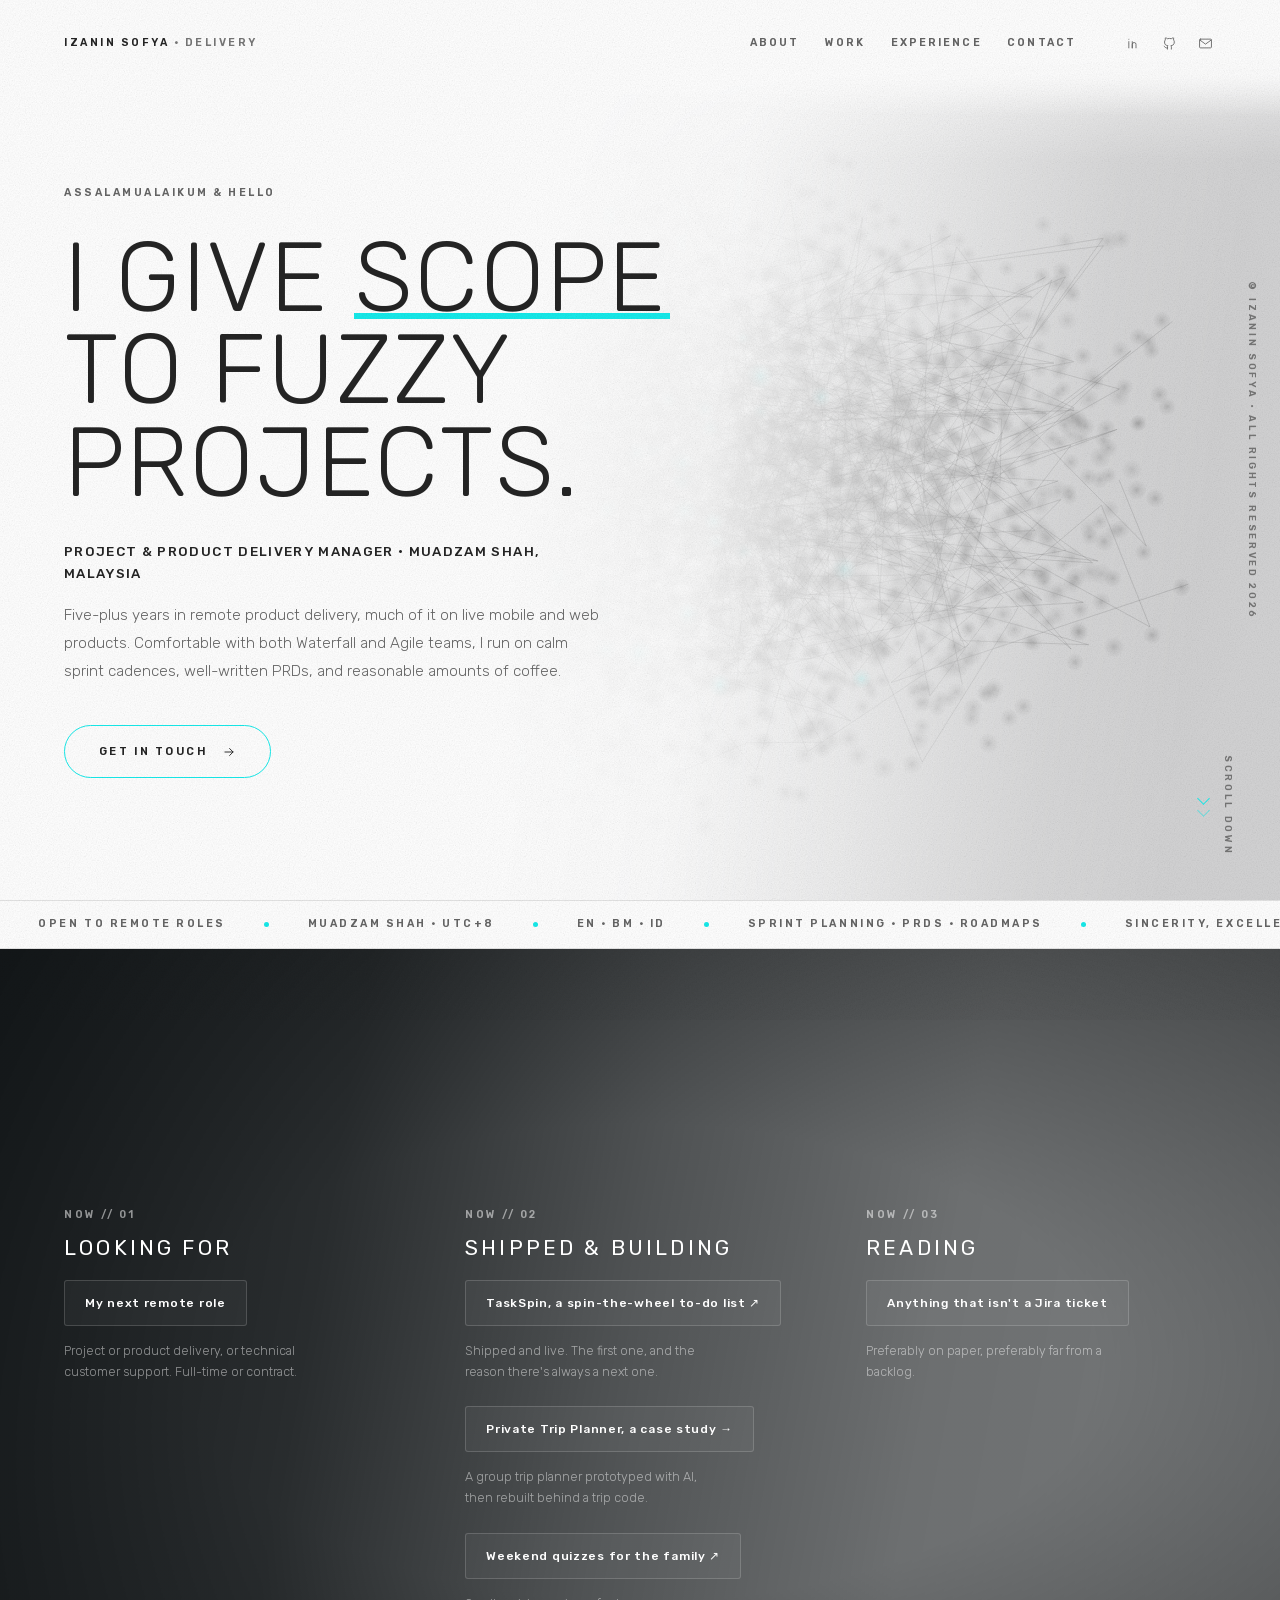
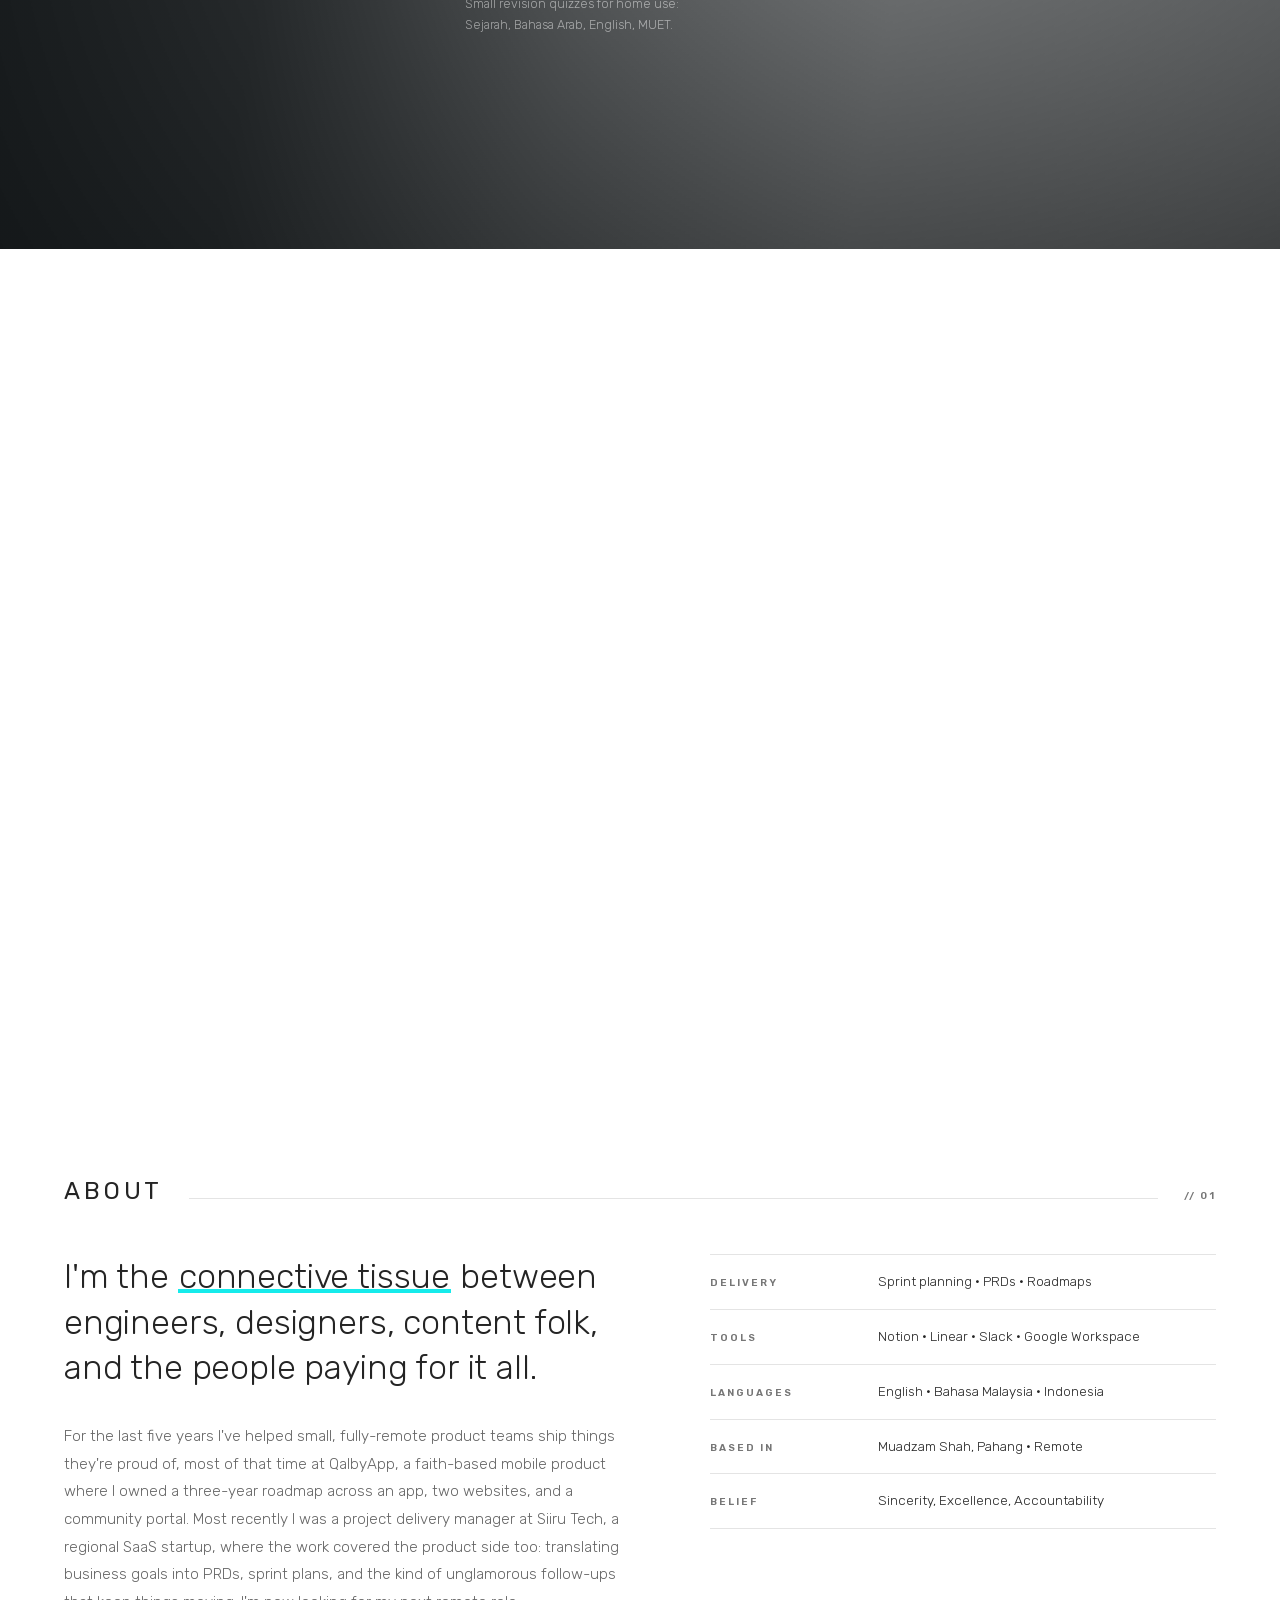
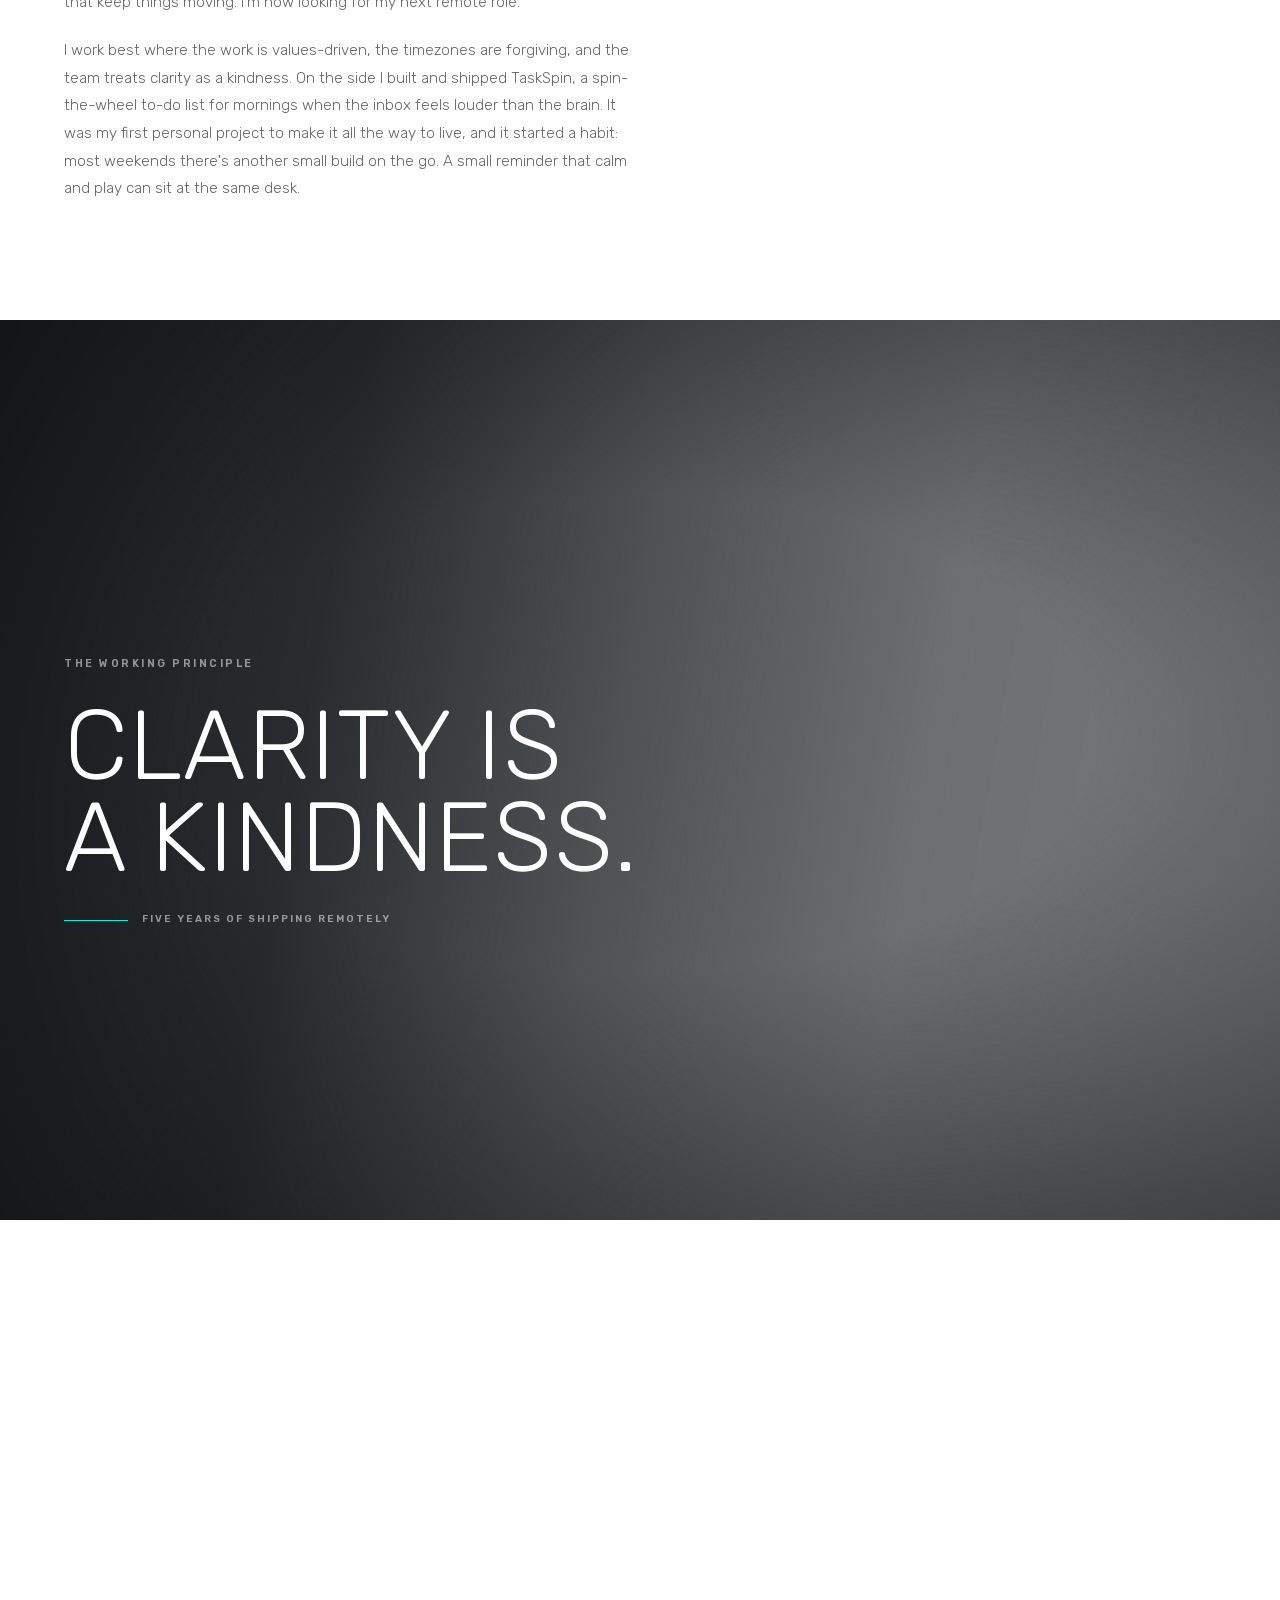
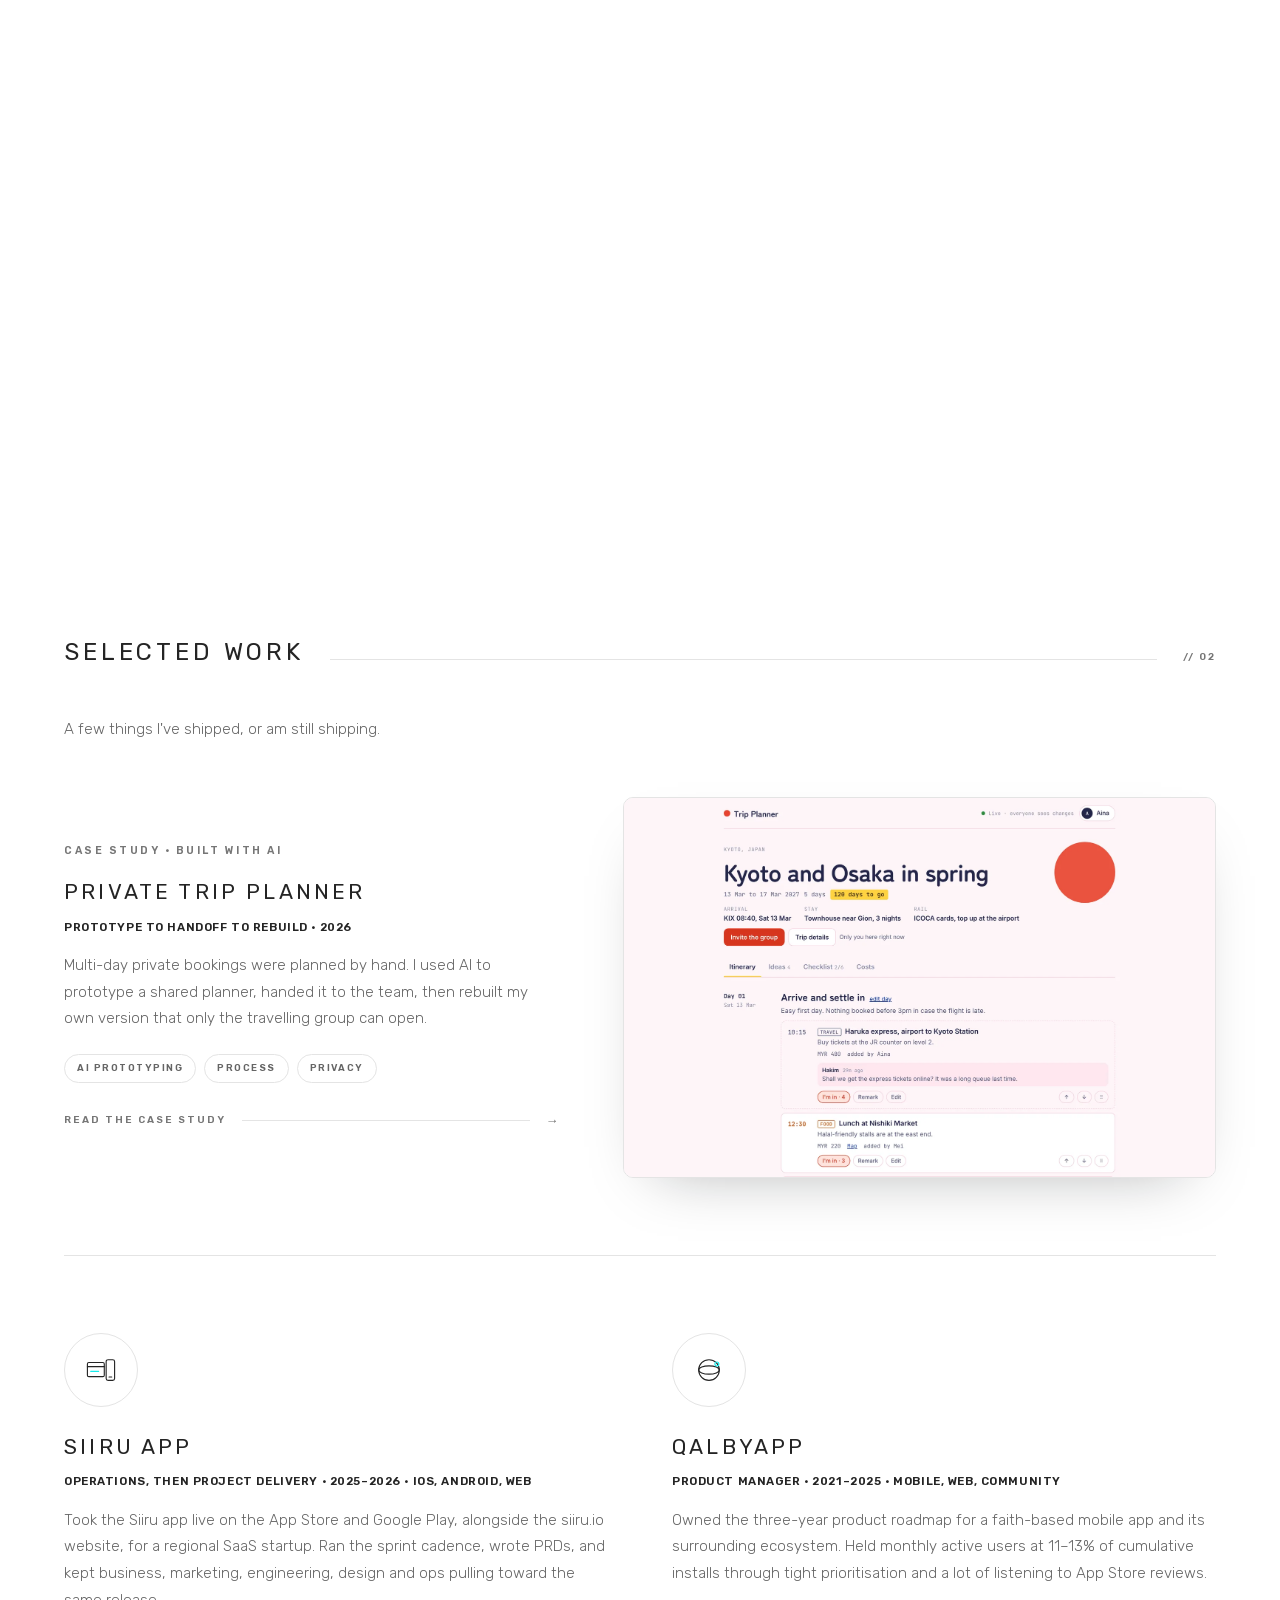
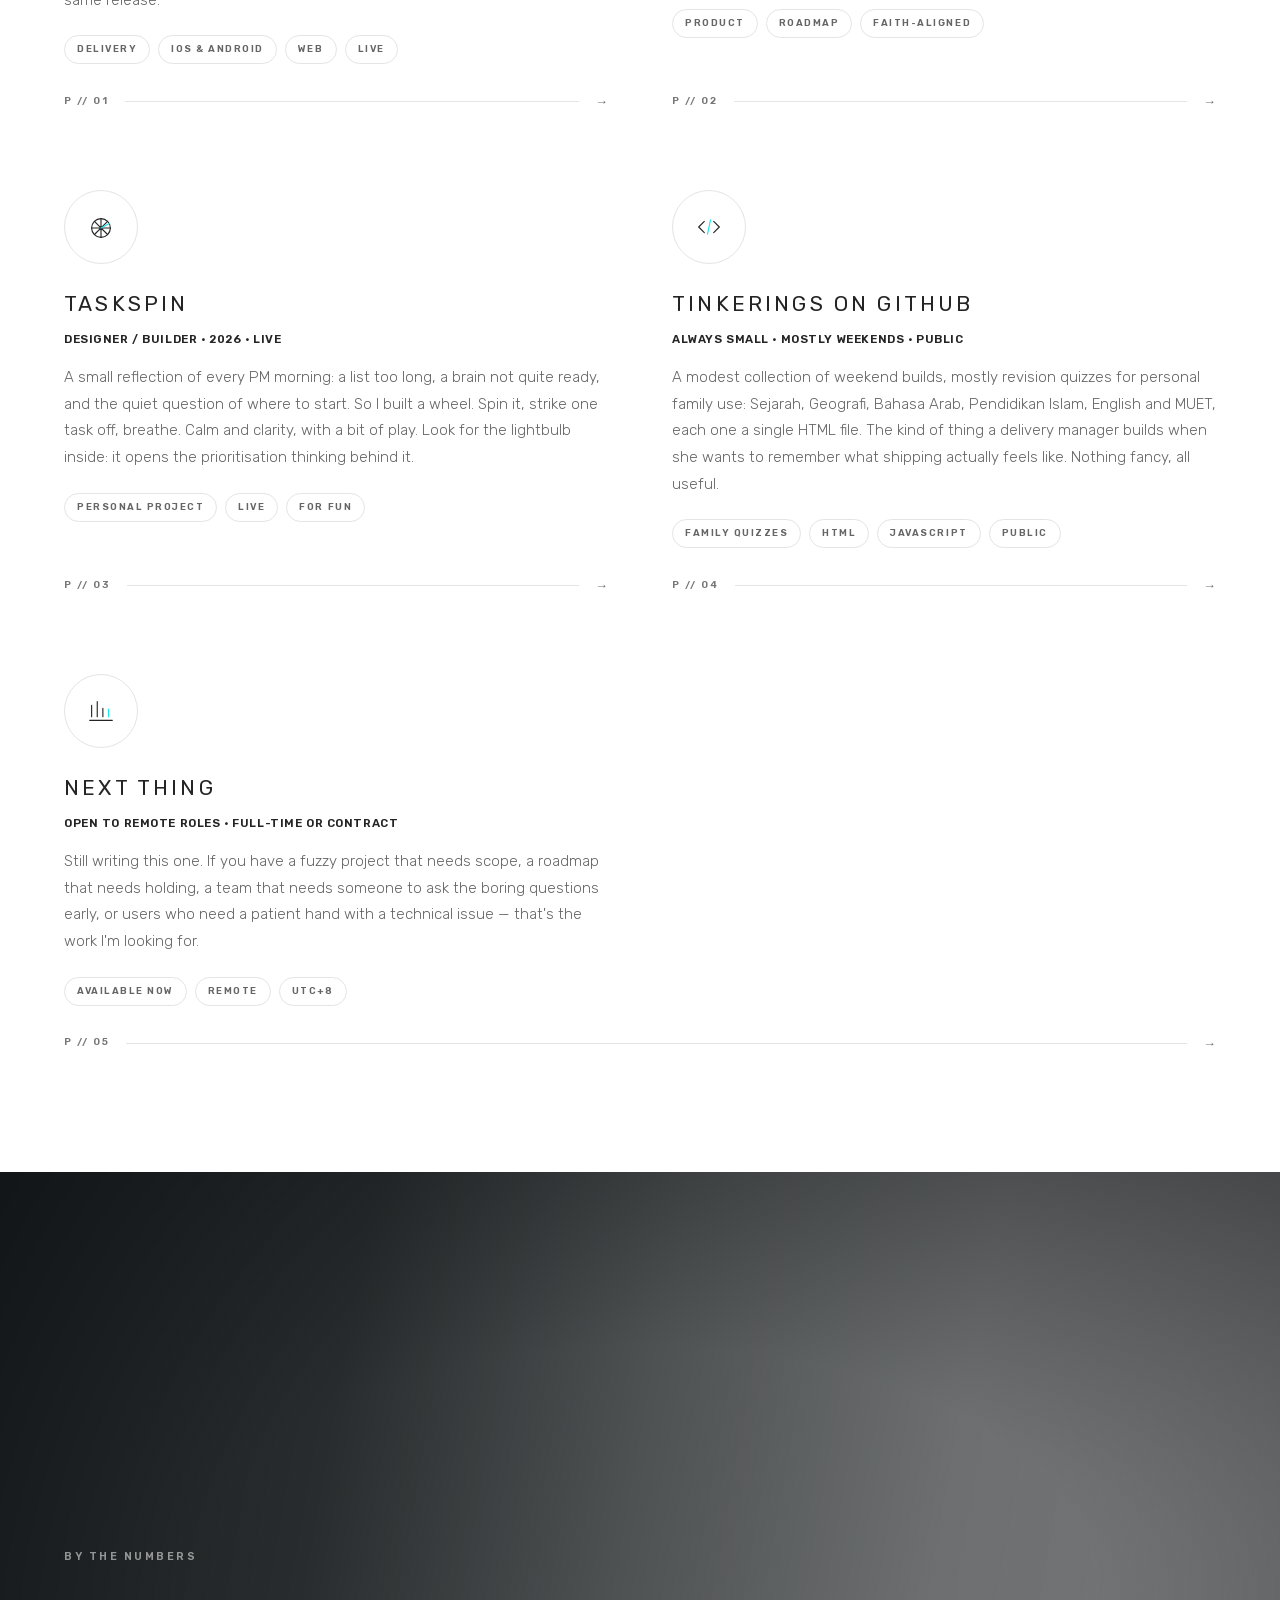
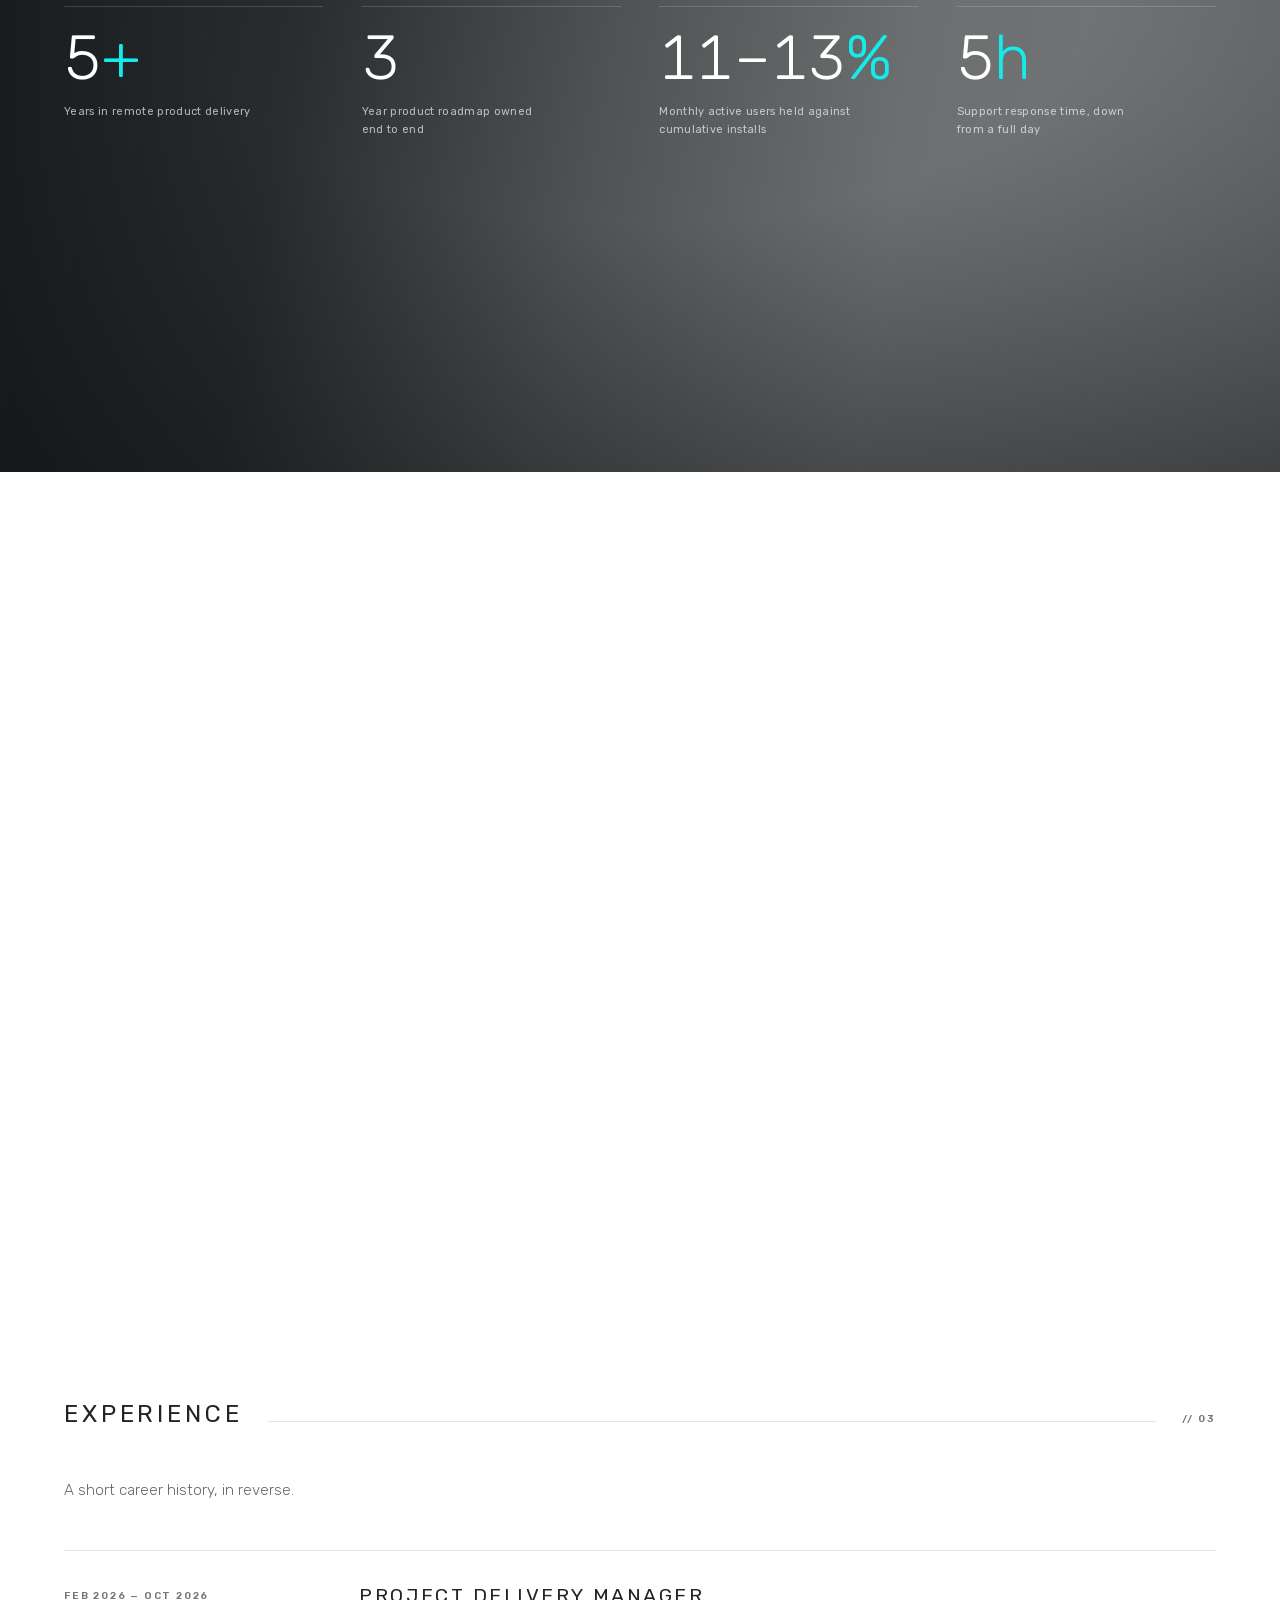
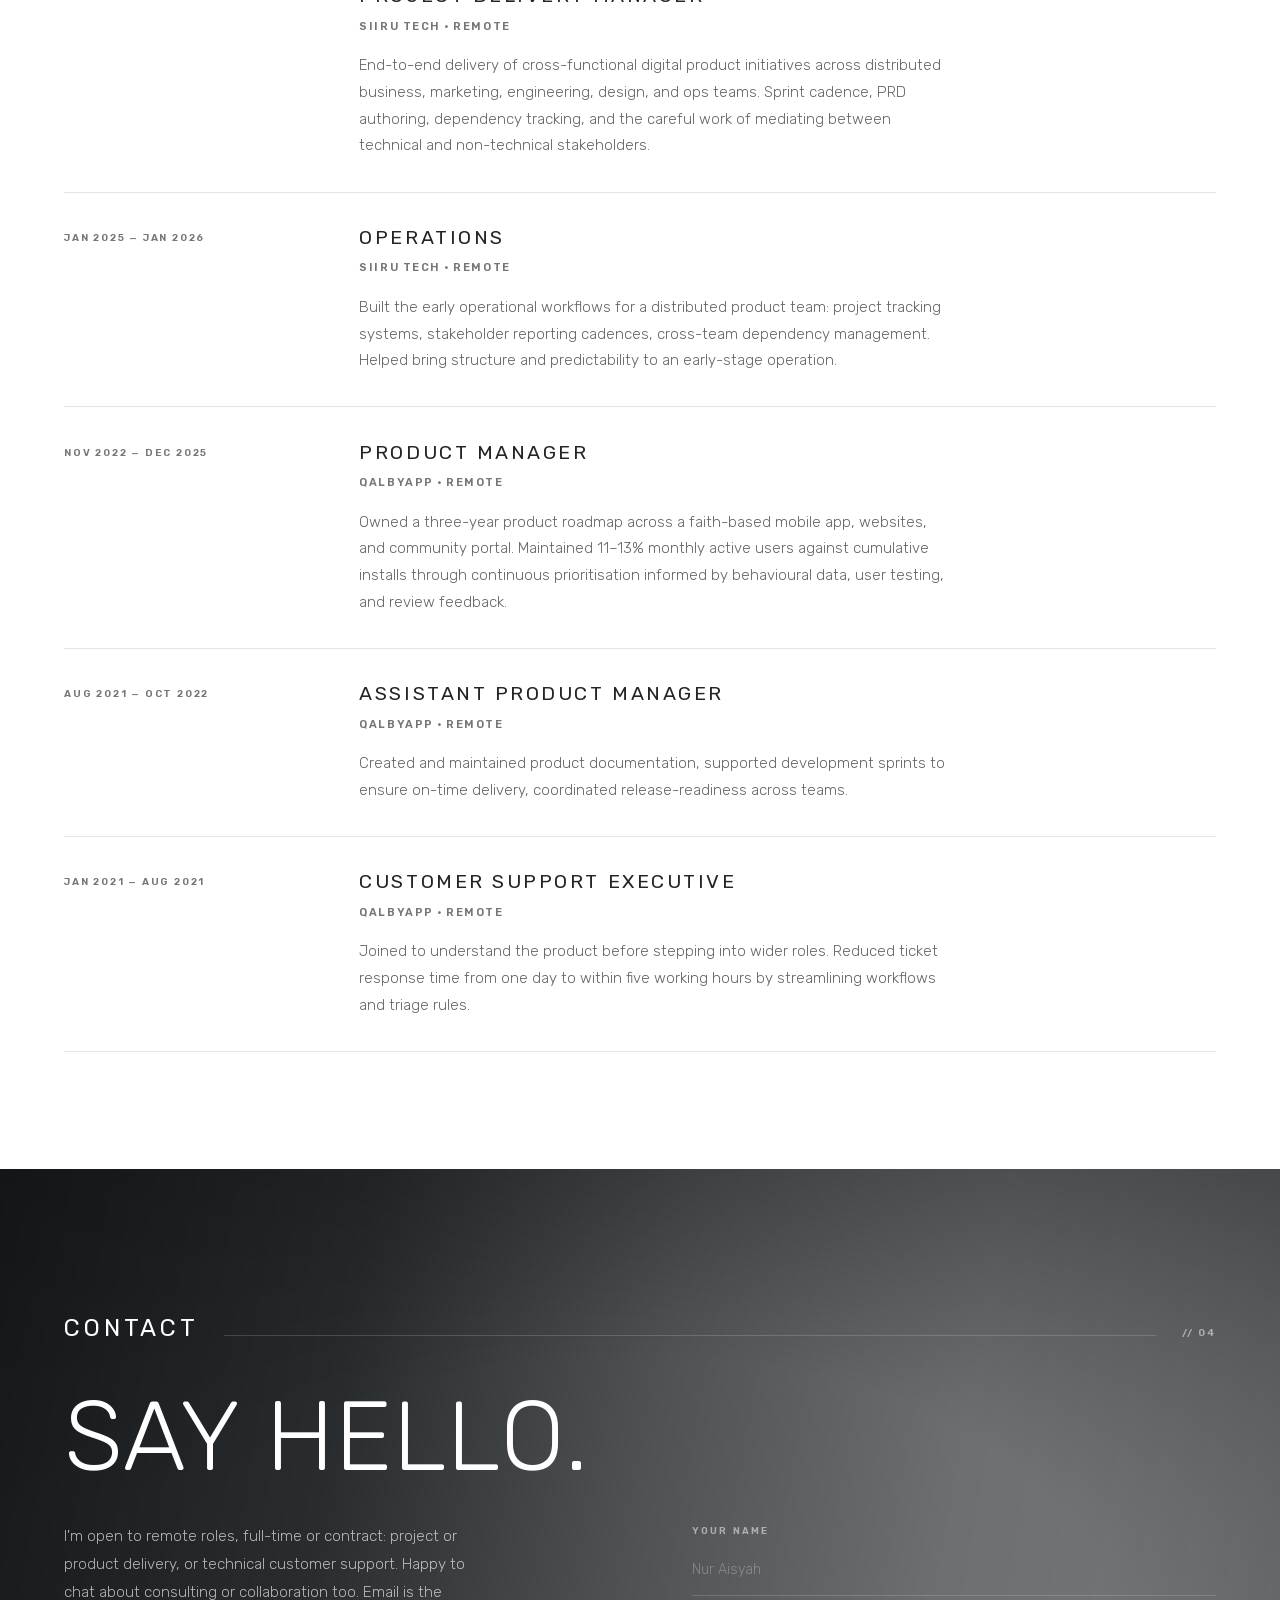
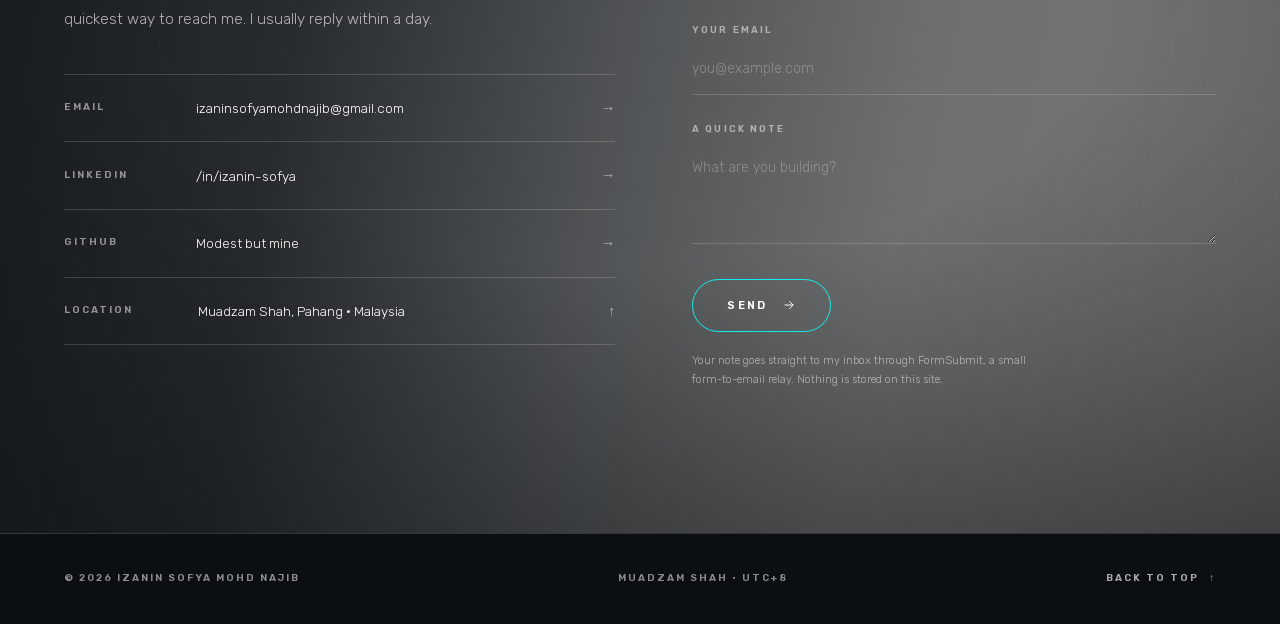
<file: index.html>
<!DOCTYPE html>
<html lang="en">
<head>
<meta charset="utf-8">
<meta name="viewport" content="width=device-width, initial-scale=1, viewport-fit=cover">
<title>Izanin Sofya · Project &amp; Product Delivery</title>
<meta name="description" content="Project and product delivery manager with five-plus years in remote product delivery. Sprint cadence, PRDs, roadmaps. Muadzam Shah, Malaysia · Open to remote roles.">
<meta name="author" content="Izanin Sofya Mohd Najib">
<meta name="theme-color" content="#ffffff" media="(prefers-color-scheme: light)">
<meta name="theme-color" content="#0b0f11" media="(prefers-color-scheme: dark)">
<meta property="og:type" content="profile">
<meta property="og:title" content="Izanin Sofya · Project &amp; Product Delivery">
<meta property="og:description" content="I give scope to fuzzy projects.">
<meta property="og:url" content="https://izaninsofya.github.io/">
<link rel="canonical" href="https://izaninsofya.github.io/">
<link rel="icon" href="data:image/svg+xml,%3Csvg xmlns='http://www.w3.org/2000/svg' viewBox='0 0 32 32'%3E%3Crect width='32' height='32' rx='6' fill='%23242424'/%3E%3Ctext x='16' y='21.5' text-anchor='middle' font-family='Helvetica,Arial,sans-serif' font-size='15' font-weight='700' letter-spacing='0.5' fill='%23ffffff'%3EIS%3C/text%3E%3Crect x='9' y='24.5' width='14' height='2' rx='1' fill='%2316ebeb'/%3E%3C/svg%3E">
<link rel="preload" href="assets/fonts/rubik-latin.woff2" as="font" type="font/woff2" crossorigin>
<link rel="stylesheet" href="assets/fonts/rubik.css">
<style>
/* ============================================================
   TOKENS
   ============================================================ */
:root{
  --paper:#ffffff;
  /* three steps of grey, each still passing AA on paper:
     14.0 : 1, 5.8 : 1, 4.5 : 1 */
  --ink:#242424;
  --ink-2:#656565;
  --ink-3:#767676;
  --line:#e4e4e4;
  --accent:#16ebeb;
  --accent-deep:#0aa8a8;
  --night:#0b0f11;
  --night-line:rgba(255,255,255,.16);
  --night-ink-2:rgba(255,255,255,.66);
  --night-ink-3:rgba(255,255,255,.52);

  --ff:'Rubik','Open Sans','Helvetica Neue',Helvetica,Arial,sans-serif;

  --pad:clamp(20px,5vw,88px);
  --rail:clamp(0px,3.2vw,46px);
  --maxw:1320px;

  --ease:cubic-bezier(.16,1,.3,1);
  --ease-io:cubic-bezier(.65,.05,.36,1);
}

/* ============================================================
   RESET
   ============================================================ */
*,*::before,*::after{box-sizing:border-box}
html{-webkit-text-size-adjust:100%}
body,h1,h2,h3,h4,p,ul,ol,li,figure,blockquote{margin:0;padding:0}
ul,ol{list-style:none}
img,svg{display:block;max-width:100%}
button,input,textarea{font:inherit;color:inherit}
a{color:inherit;text-decoration:none}

html{scroll-behavior:auto}
body{
  font-family:var(--ff);
  font-weight:400;
  font-size:15px;
  line-height:1.78;
  color:var(--ink);
  background:var(--paper);
  -webkit-font-smoothing:antialiased;
  -moz-osx-font-smoothing:grayscale;
  overflow-x:hidden;
}
::selection{background:var(--accent);color:#062020}

:focus-visible{
  outline:2px solid var(--accent-deep);
  outline-offset:3px;
  border-radius:2px;
}

/* ============================================================
   TYPE PRIMITIVES  (matched to the reference: Rubik, wide tracking)
   ============================================================ */
.eyebrow{
  font-size:10.5px;
  font-weight:600;
  letter-spacing:.24em;
  text-transform:uppercase;
  line-height:1.6;
  color:var(--ink-3);
}
.display{
  font-weight:300;
  font-size:clamp(2.3rem,7.6vw,6.15rem);
  line-height:.95;
  letter-spacing:.012em;
  text-transform:uppercase;
}
.h2{
  font-weight:400;
  font-size:clamp(1.15rem,2.1vw,1.5rem);
  line-height:1.25;
  letter-spacing:.16em;
  text-transform:uppercase;
}
.h3{
  font-weight:400;
  font-size:clamp(1.05rem,1.7vw,1.32rem);
  line-height:1.3;
  letter-spacing:.15em;
  text-transform:uppercase;
}
.lead{
  font-size:clamp(.95rem,1.05vw,1.06rem);
  line-height:1.82;
  color:var(--ink-2);
  font-weight:300;
}
.body{color:var(--ink-2);font-weight:300}

/* ============================================================
   LAYOUT SHELL
   ============================================================ */
.wrap{
  width:100%;
  max-width:var(--maxw);
  margin-inline:auto;
  padding-inline:var(--pad);
}
section{position:relative;z-index:1}

/* opaque "paper" blocks — these hide the fixed scene, exactly like the
   reference alternates white editorial blocks with full-bleed renders */
.paper{background:var(--paper)}
.scene-sec{background:transparent}

/* ============================================================
   FIXED SCENE CANVAS
   ============================================================ */
#scene{
  position:fixed;
  inset:0;
  width:100%;
  height:100%;
  z-index:0;
  display:block;
}

/* ============================================================
   GRAIN + VIGNETTE TEXTURE
   ============================================================ */
#grain{
  position:fixed;
  inset:-120px;
  z-index:60;
  pointer-events:none;
  opacity:.42;
  background-image:url("data:image/svg+xml,%3Csvg xmlns='http://www.w3.org/2000/svg' width='220' height='220'%3E%3Cfilter id='n'%3E%3CfeTurbulence type='fractalNoise' baseFrequency='.82' numOctaves='3' stitchTiles='stitch'/%3E%3CfeColorMatrix type='saturate' values='0'/%3E%3C/filter%3E%3Crect width='220' height='220' filter='url(%23n)' opacity='.5'/%3E%3C/svg%3E");
  animation:grain 900ms steps(1) infinite;
  mix-blend-mode:multiply;
}
@keyframes grain{
  0%   {transform:translate(0,0)}
  20%  {transform:translate(-14px,9px)}
  40%  {transform:translate(11px,-13px)}
  60%  {transform:translate(-9px,-7px)}
  80%  {transform:translate(13px,11px)}
  100% {transform:translate(0,0)}
}
/* Scene veil — scoped to the sections that actually show the canvas, so the
   white editorial blocks stay pure. Doubles as the legibility scrim: the
   overlay copy sits on the darkened left, the scene breathes on the right. */
.veil{
  position:absolute;
  inset:0;
  z-index:0;
  pointer-events:none;
  background:
    linear-gradient(100deg,
      rgba(11,15,17,.95) 0%,
      rgba(11,15,17,.88) 26%,
      rgba(11,15,17,.72) 48%,
      rgba(11,15,17,.60) 70%,
      rgba(11,15,17,.56) 100%),
    radial-gradient(105% 78% at 50% 46%,transparent 34%,rgba(0,0,0,.66) 100%);
}
.pin > .wrap,#contact > .wrap{position:relative;z-index:1}

/* ============================================================
   PRELOADER
   ============================================================ */
#pre{
  position:fixed;
  inset:0;
  z-index:100;
  background:var(--paper);
  display:grid;
  place-items:center;
  transition:opacity .85s var(--ease),visibility .85s;
}
#pre.done{opacity:0;visibility:hidden}
.pre-mark{text-align:center}
.pre-word{
  font-size:clamp(1.5rem,4.4vw,2.6rem);
  font-weight:300;
  letter-spacing:.2em;
  text-transform:lowercase;
  color:var(--ink);
  padding-left:.2em;
}
.pre-bar{
  margin-top:14px;
  height:2px;
  width:min(260px,52vw);
  background:rgba(0,0,0,.07);
  position:relative;
  overflow:hidden;
}
.pre-bar i{
  position:absolute;
  inset:0;
  background:var(--accent);
  transform:scaleX(0);
  transform-origin:left center;
  transition:transform 1.15s var(--ease-io);
}
#pre.load .pre-bar i{transform:scaleX(1)}
.pre-pct{
  margin-top:12px;
  font-size:10px;
  font-weight:600;
  letter-spacing:.28em;
  color:var(--ink-3);
}

/* ============================================================
   HEADER
   ============================================================ */
header{
  position:fixed;
  top:0;left:0;right:0;
  z-index:40;
  padding:clamp(18px,2.4vw,30px) var(--pad);
  display:flex;
  align-items:center;
  justify-content:space-between;
  gap:20px;
  pointer-events:none;
  transition:color .5s var(--ease);
}
/* the bar needs its own ground, or long body copy scrolls straight through it */
header::before{
  content:"";
  position:absolute;
  inset:0 0 -30px 0;
  z-index:-1;
  pointer-events:none;
  background:linear-gradient(to bottom,
    var(--paper) 0%,var(--paper) 42%,
    rgba(255,255,255,.86) 66%,rgba(255,255,255,0) 100%);
  transition:background .5s var(--ease);
}
body.night header::before{
  background:linear-gradient(to bottom,
    rgba(11,15,17,.97) 0%,rgba(11,15,17,.9) 42%,
    rgba(11,15,17,.6) 66%,rgba(11,15,17,0) 100%);
}
header > *{pointer-events:auto}
.brand{
  font-size:10.5px;
  font-weight:600;
  letter-spacing:.24em;
  text-transform:uppercase;
  color:var(--ink);
  transition:color .5s var(--ease);
  white-space:nowrap;
}
.brand b{font-weight:600}
.brand span{color:var(--ink-3);transition:color .5s var(--ease)}

nav.top{display:flex;align-items:center;gap:clamp(14px,2vw,30px)}
nav.top .nav-links{display:flex;align-items:center;gap:clamp(14px,2vw,30px)}
nav.top a{
  font-size:10.5px;
  font-weight:600;
  letter-spacing:.2em;
  text-transform:uppercase;
  color:var(--ink-2);
  position:relative;
  padding:4px 0;
  transition:color .35s var(--ease);
}
nav.top a::after{
  content:"";
  position:absolute;
  left:0;right:0;bottom:0;
  height:1px;
  background:var(--accent);
  transform:scaleX(0);
  transform-origin:right center;
  transition:transform .5s var(--ease);
}
nav.top a:hover{color:var(--ink)}
nav.top a:hover::after,nav.top a.active::after{transform:scaleX(1);transform-origin:left center}
nav.top a.active{color:var(--ink)}

.social{display:flex;align-items:center;gap:14px;margin-left:clamp(10px,1.6vw,22px)}
.social a{
  width:22px;height:22px;
  display:grid;place-items:center;
  color:var(--ink-2);
  transition:color .3s var(--ease),transform .3s var(--ease);
}
.social a:hover{color:var(--ink);transform:translateY(-2px)}
.social svg{width:15px;height:15px;stroke-width:1.4}

/* ============================================================
   HAMBURGER + FULL-SCREEN MENU  (≤860px)
   The overlay sits at z-index 55 — under the grain, so the film
   texture carries across it, and over the header, which it covers.
   That is why it carries its own top bar and close button rather
   than relying on the burger behind it.
   ============================================================ */
.sr-only{
  position:absolute;width:1px;height:1px;
  padding:0;margin:-1px;overflow:hidden;
  clip-path:inset(50%);white-space:nowrap;border:0;
}
.burger{
  display:none;
  flex-direction:column;
  align-items:center;
  justify-content:center;
  gap:5px;
  width:34px;height:34px;
  margin-right:-8px;
  padding:0;
  background:none;
  border:0;
  cursor:pointer;
}
.burger i{
  display:block;
  width:18px;height:1.5px;
  background:var(--ink);
  transition:background .5s var(--ease),transform .4s var(--ease);
}
.burger:hover i:first-child{transform:translateY(-1px)}
.burger:hover i:last-child{transform:translateY(1px)}
body.night .burger i{background:#fff}

.menu{
  position:fixed;
  inset:0;
  z-index:55;
  display:flex;
  flex-direction:column;
  padding:clamp(18px,2.4vw,30px) var(--pad) clamp(28px,5vh,54px);
  background:var(--paper);
  color:var(--ink);
  opacity:0;
  visibility:hidden;
  /* visibility flips instantly on open (so the close button can take focus in
     the same tick) and is held until the fade finishes on close */
  transition:opacity .5s var(--ease),visibility 0s linear .5s,background .5s var(--ease);
}
body.night .menu{background:var(--night);color:#fff}
body.menu-open .menu{
  opacity:1;
  visibility:visible;
  transition:opacity .5s var(--ease),visibility 0s linear 0s,background .5s var(--ease);
}

.menu-top{
  flex:none;
  display:flex;
  align-items:center;
  justify-content:space-between;
  gap:20px;
}
.menu-top .brand{color:inherit}
body.night .menu-top .brand span{color:var(--night-ink-3)}

.menu-close{
  position:relative;
  width:34px;height:34px;
  margin-right:-8px;
  padding:0;
  background:none;
  border:0;
  cursor:pointer;
  color:inherit;
}
.menu-close i{
  position:absolute;
  left:8px;top:16px;
  width:18px;height:1.5px;
  background:currentColor;
  transition:transform .45s var(--ease);
}
.menu-close i:first-of-type{transform:rotate(45deg)}
.menu-close i:last-of-type{transform:rotate(-45deg)}
.menu-close:hover i:first-of-type{transform:rotate(135deg)}
.menu-close:hover i:last-of-type{transform:rotate(45deg)}

.menu-nav{
  flex:1;
  display:flex;
  flex-direction:column;
  justify-content:center;
  gap:clamp(4px,1.4vh,14px);
}
.menu-nav a{
  display:flex;
  align-items:baseline;
  gap:clamp(12px,4vw,22px);
  padding:6px 0;
  color:inherit;
}
.menu-nav .num{
  flex:none;
  font-size:10px;
  font-weight:600;
  letter-spacing:.2em;
  color:var(--ink-3);
  transition:color .35s var(--ease);
}
body.night .menu-nav .num{color:var(--night-ink-3)}
.menu-nav a.active .num{color:var(--accent-deep)}
body.night .menu-nav a.active .num{color:var(--accent)}

/* deliberately NOT .mask — collectReveals() claims every .mask on the
   page and would fire these on load, leaving them stuck open */
.m-line{display:block;overflow:hidden;padding-bottom:.08em;margin-bottom:-.08em}
.m-line > span{
  display:block;
  font-size:clamp(1.6rem,9vw,2.6rem);
  font-weight:300;
  line-height:1.08;
  letter-spacing:.04em;
  text-transform:uppercase;
  transform:translate3d(0,105%,0);
  transition:transform .8s var(--ease);
}
body.menu-open .m-line > span{transform:none;transition-delay:var(--d,0ms)}

.menu-foot{flex:none}
.menu-rule{display:block;height:1px;background:var(--line);margin-bottom:22px}
body.night .menu-rule{background:var(--night-line)}
.menu-social{display:flex;align-items:center;gap:24px}
.menu-social a{
  width:26px;height:26px;
  display:grid;place-items:center;
  color:var(--ink-2);
  transition:color .3s var(--ease);
}
body.night .menu-social a{color:var(--night-ink-2)}
.menu-social a:hover{color:var(--accent-deep)}
body.night .menu-social a:hover{color:var(--accent)}
.menu-social svg{width:18px;height:18px;stroke-width:1.4}

/* night inversion of chrome */
body.night header .brand,
body.night header .brand span{color:#fff}
body.night nav.top a{color:var(--night-ink-2)}
body.night nav.top a:hover,body.night nav.top a.active{color:#fff}
body.night .social a{color:var(--night-ink-2)}
body.night .social a:hover{color:#fff}
body.night .rail{color:var(--night-ink-3)}
body.night #grain{mix-blend-mode:overlay;opacity:.26}

@media (max-width:860px){
  nav.top .nav-links{display:none}
  nav.top .social{display:none}
  .burger{display:flex}
}
/* the overlay is a phone affordance only — belt and braces alongside the
   resize handler that closes it */
@media (min-width:861px){
  .menu{display:none}
}

/* ============================================================
   VERTICAL RAILS
   ============================================================ */
.rail{
  position:fixed;
  z-index:30;
  right:clamp(8px,1.6vw,26px);
  font-size:9.5px;
  font-weight:600;
  letter-spacing:.28em;
  text-transform:uppercase;
  color:var(--ink-3);
  writing-mode:vertical-rl;
  pointer-events:none;
  transition:color .5s var(--ease);
}
.rail-copy{top:50%;transform:translateY(-50%)}
@media (max-width:900px){.rail{display:none}}

/* ============================================================
   HERO
   ============================================================ */
.hero{
  min-height:100svh;
  display:flex;
  flex-direction:column;
  justify-content:flex-end;
  padding-top:clamp(92px,11vh,128px);
  overflow:hidden;
}
.hero-scrim{
  position:absolute;
  inset:0;
  z-index:0;
  pointer-events:none;
  background:
    linear-gradient(97deg,
      var(--paper) 0%,var(--paper) 41%,
      rgba(255,255,255,.93) 55%,
      rgba(255,255,255,.62) 68%,
      rgba(255,255,255,.18) 82%,
      rgba(255,255,255,0) 92%),
    linear-gradient(to bottom,var(--paper) 0%,rgba(255,255,255,0) 18%);
}
@media (max-width:820px){
  /* the form sits above the type on phones, so the wash runs top-down */
  .hero-scrim{
    background:linear-gradient(to bottom,
      rgba(255,255,255,.35) 0%,
      rgba(255,255,255,.55) 26%,
      rgba(255,255,255,.9) 40%,
      var(--paper) 50%,var(--paper) 100%);
  }
}
.hero .wrap{position:relative;z-index:1;flex:1;display:flex;flex-direction:column;justify-content:center}
.hero-inner{max-width:min(760px,100%);padding-bottom:clamp(24px,4vh,44px)}

.hero-eyebrow{margin-bottom:clamp(20px,3.4vh,34px);color:var(--ink-2)}

.wordmark{
  font-size:clamp(1.35rem,3vw,2rem);
  font-weight:300;
  letter-spacing:.2em;
  text-transform:lowercase;
  color:var(--ink);
  margin-bottom:clamp(16px,2.6vh,26px);
  padding-left:.16em;
}

h1.display{margin-bottom:clamp(22px,3.4vh,34px)}
.scoped{position:relative;display:inline-block}
.scoped i{
  position:absolute;
  left:0;right:-.04em;
  bottom:.055em;
  height:clamp(3px,.55vw,6px);
  background:var(--accent);
  transform:scaleX(0);
  transform-origin:left center;
  transition:transform 1.15s var(--ease) .75s;
}
.ready .scoped i{transform:scaleX(1)}

.hero-sub{
  font-size:clamp(.82rem,1.05vw,.95rem);
  font-weight:500;
  letter-spacing:.1em;
  text-transform:uppercase;
  color:var(--ink);
  margin-bottom:clamp(14px,2vh,20px);
  max-width:56ch;
  line-height:1.65;
}
.hero-copy{max-width:60ch;margin-bottom:clamp(28px,4.4vh,44px)}

/* outlined pill button, per reference */
.pill{
  display:inline-flex;
  align-items:center;
  gap:14px;
  padding:16px 34px;
  border:1px solid var(--accent);
  border-radius:999px;
  font-size:11px;
  font-weight:600;
  letter-spacing:.22em;
  text-transform:uppercase;
  color:var(--ink);
  background:transparent;
  position:relative;
  overflow:hidden;
  isolation:isolate;
  transition:color .45s var(--ease),border-color .45s var(--ease);
  cursor:pointer;
}
.pill::before{
  content:"";
  position:absolute;
  inset:0;
  z-index:-1;
  background:var(--accent);
  transform:translateY(101%);
  transition:transform .55s var(--ease);
}
.pill:hover{color:#062020}
.pill:hover::before{transform:translateY(0)}
.pill svg{width:14px;height:14px;stroke-width:1.6}

.scroll-cue{
  position:absolute;
  right:clamp(16px,3.4vw,54px);
  bottom:clamp(26px,5vh,58px);
  z-index:2;
  display:flex;
  flex-direction:column;
  align-items:center;
  gap:12px;
  font-size:9.5px;
  font-weight:600;
  letter-spacing:.28em;
  text-transform:uppercase;
  color:var(--ink-3);
  writing-mode:vertical-rl;
}
.scroll-cue .chev{
  writing-mode:horizontal-tb;
  display:flex;
  flex-direction:column;
  gap:3px;
}
.scroll-cue .chev i{
  width:9px;height:9px;
  border-right:1.5px solid var(--accent);
  border-bottom:1.5px solid var(--accent);
  transform:rotate(45deg);
  animation:cue 2s var(--ease-io) infinite;
}
.scroll-cue .chev i:nth-child(2){animation-delay:.18s;opacity:.55}
@keyframes cue{
  0%,60%,100%{opacity:.25;transform:rotate(45deg) translate(0,0)}
  30%{opacity:1;transform:rotate(45deg) translate(2px,2px)}
}
@media (max-width:900px){.scroll-cue{display:none}}

/* ============================================================
   TICKER
   ============================================================ */
.ticker{
  position:relative;
  z-index:2;
  border-top:1px solid var(--line);
  border-bottom:1px solid var(--line);
  background:var(--paper);
  overflow:hidden;
  padding:14px 0;
}
.ticker-track{
  display:flex;
  width:max-content;
  animation:slide 34s linear infinite;
}
.ticker-track > span{
  display:flex;
  align-items:center;
  flex:none;
}
.ticker em{
  font-style:normal;
  font-size:10.5px;
  font-weight:600;
  letter-spacing:.24em;
  text-transform:uppercase;
  color:var(--ink-2);
  padding:0 clamp(20px,3vw,42px);
  white-space:nowrap;
}
.ticker b{
  width:5px;height:5px;
  border-radius:50%;
  background:var(--accent);
  flex:none;
}
@keyframes slide{from{transform:translate3d(0,0,0)}to{transform:translate3d(-50%,0,0)}}
.ticker:hover .ticker-track{animation-play-state:paused}

/* ============================================================
   SECTION HEADS
   ============================================================ */
.sec{padding-block:clamp(84px,13vh,168px)}
.sec-head{
  display:flex;
  align-items:baseline;
  gap:clamp(14px,2vw,26px);
  margin-bottom:clamp(34px,5.4vh,64px);
}
.sec-head .h2{white-space:nowrap}
.sec-head .rule{
  flex:1;
  height:1px;
  background:var(--line);
  transform:scaleX(0);
  transform-origin:left center;
  transition:transform 1.3s var(--ease) .12s;
}
.in .sec-head .rule,.sec-head.in .rule{transform:scaleX(1)}
.sec-head .idx{
  font-size:10px;
  font-weight:600;
  letter-spacing:.2em;
  color:var(--ink-3);
  white-space:nowrap;
}

/* ============================================================
   ABOUT
   ============================================================ */
.about-grid{
  display:grid;
  grid-template-columns:minmax(0,1.15fr) minmax(0,1fr);
  gap:clamp(32px,5vw,86px);
  align-items:start;
}
@media (max-width:900px){.about-grid{grid-template-columns:1fr}}

.about-lead{
  font-size:clamp(1.32rem,3vw,2.15rem);
  font-weight:300;
  line-height:1.32;
  letter-spacing:-.005em;
  color:var(--ink);
  margin-bottom:clamp(24px,3.6vh,38px);
}
.about-lead u{
  text-decoration:none;
  background:linear-gradient(var(--accent),var(--accent)) 0 88%/100% .12em no-repeat;
  padding-inline:.04em;
}
.about-copy p + p{margin-top:1.35em}

.facts{border-top:1px solid var(--line)}
.facts li{
  display:grid;
  grid-template-columns:minmax(96px,.42fr) 1fr;
  gap:clamp(12px,2vw,28px);
  padding:16px 0;
  border-bottom:1px solid var(--line);
  align-items:baseline;
}
.facts dt,.facts .k{
  font-size:10px;
  font-weight:600;
  letter-spacing:.2em;
  text-transform:uppercase;
  color:var(--ink-3);
}
.facts .v{
  font-size:13.5px;
  font-weight:300;
  color:var(--ink);
  line-height:1.6;
}
@media (max-width:520px){
  .facts li{grid-template-columns:1fr;gap:4px}
}

/* ============================================================
   FULL-BLEED SCENE SECTIONS (pinned overlay, camera keeps moving)
   ============================================================ */
.pin-sec{position:relative;z-index:1}
.pin-sec .pin{
  position:sticky;
  top:0;
  height:100svh;
  display:flex;
  align-items:center;
  overflow:hidden;
  /* keep pinned content clear of the fixed header */
  padding-top:clamp(64px,9vh,104px);
  padding-bottom:clamp(20px,4vh,48px);
}
.pin-sec .pin .wrap{width:100%}

.night-copy{color:#fff}
.night-copy .eyebrow{color:var(--night-ink-3)}
.night-copy .lead,.night-copy .body{color:var(--night-ink-2)}

/* NOW block over the scene — outlined "keycap" values, per reference */
.now-grid{
  display:grid;
  grid-template-columns:repeat(3,minmax(0,1fr));
  gap:clamp(24px,4vw,64px);
}
@media (max-width:820px){.now-grid{grid-template-columns:1fr;gap:30px}}
.now-item .h3{margin:10px 0 18px}
.keycap{
  display:inline-block;
  border:1px solid var(--night-line);
  border-radius:3px;
  padding:13px 20px;
  font-size:12px;
  font-weight:500;
  letter-spacing:.06em;
  color:#fff;
  line-height:1.5;
  background:rgba(255,255,255,.04);
  transition:border-color .4s var(--ease),background .4s var(--ease);
}
a.keycap:hover{border-color:var(--accent);background:rgba(22,235,235,.09)}
.now-note{margin-top:14px;font-size:12.5px;font-weight:300;color:var(--night-ink-3);line-height:1.7;max-width:30ch}
/* a second keycap in the same column (Building) */
.now-note + .keycap{margin-top:24px}
/* phones: tighter spacing for the stacked column. Every note stays visible at every height. */
@media (max-width:820px) and (max-height:900px){
  .now-grid{gap:20px}
  .now-item .h3{margin:6px 0 12px}
  .now-item .keycap{padding:11px 18px}
  .now-note{margin-top:9px}
  .now-note + .keycap{margin-top:14px}
}
/* Phones too short to hold the whole Now column on one screen: let that section scroll
   like any other instead of pinning it, so nothing has to be hidden. The scene stays
   behind it; taller phones, tablets and desktop keep the pinned hold. */
@media (max-width:820px) and (max-height:840px){
  .pin-sec.now-sec{height:auto!important}
  .pin-sec.now-sec .pin{
    position:relative; height:auto; min-height:100svh;
    padding-top:clamp(72px,11vh,104px); padding-bottom:56px;
  }
}

/* pull quote */
.quote{max-width:min(980px,100%)}
.quote .display{margin-block:clamp(18px,3vh,30px)}
.quote-attr{
  display:flex;
  align-items:center;
  gap:14px;
  font-size:10px;
  font-weight:600;
  letter-spacing:.2em;
  text-transform:uppercase;
  color:var(--night-ink-3);
}
.quote-attr .dash{width:clamp(28px,5vw,64px);height:1px;background:var(--accent);flex:none}

/* stats */
.stats{
  display:grid;
  grid-template-columns:repeat(4,minmax(0,1fr));
  gap:clamp(18px,3vw,44px);
}
@media (max-width:820px){.stats{grid-template-columns:repeat(2,minmax(0,1fr));gap:34px}}
.stat{border-top:1px solid var(--night-line);padding-top:20px}
.stat .n{
  font-size:clamp(2rem,5.2vw,3.9rem);
  font-weight:300;
  line-height:1;
  letter-spacing:.005em;
  color:#fff;
  font-variant-numeric:tabular-nums;
}
.stat .n span{color:var(--accent)}
.stat .l{
  margin-top:14px;
  font-size:11px;
  font-weight:400;
  letter-spacing:.03em;
  color:var(--night-ink-2);
  line-height:1.65;
  max-width:24ch;
}

/* ============================================================
   SELECTED WORK  (2-col cards, circular outline icon, indexed rule)
   ============================================================ */
.work-grid{
  display:grid;
  grid-template-columns:repeat(2,minmax(0,1fr));
  gap:clamp(40px,6vw,92px) clamp(32px,5vw,80px);
}
@media (max-width:840px){.work-grid{grid-template-columns:1fr;gap:52px}}
/* with an odd number of cards, the last one closes the grid at full width */
.card.wide{grid-column:1 / -1}
.card.wide .card-body{max-width:60ch}

/* featured case study: full-width card above the grid */
.feature{
  display:grid;
  grid-template-columns:minmax(0,5fr) minmax(0,6fr);
  gap:clamp(28px,5vw,80px);
  align-items:center;
  padding-bottom:clamp(40px,6vw,92px);
  margin-bottom:clamp(40px,6vw,92px);
  border-bottom:1px solid var(--line);
}
.feature-text{display:flex;flex-direction:column}
.feature .eyebrow{margin-bottom:18px}
.feature .h3{margin-bottom:12px;transition:color .35s var(--ease)}
.feature:hover .h3{color:var(--accent-deep)}
.feature-shot{
  border:1px solid var(--line);
  border-radius:10px;
  overflow:hidden;
  box-shadow:0 24px 60px -34px rgba(11,15,17,.35);
  transition:transform .6s var(--ease),border-color .5s var(--ease);
}
.feature-shot img{width:100%;height:auto}
.feature:hover .feature-shot{transform:translateY(-4px);border-color:var(--accent)}
.feature:hover .cf-rule::after{transform:scaleX(1)}
.feature:hover .arw{transform:translateX(4px);color:var(--ink)}
@media (max-width:840px){.feature{grid-template-columns:1fr}.feature-shot{order:-1}}

.card{display:flex;flex-direction:column;height:100%}
.card-icon{
  width:74px;height:74px;
  border:1px solid var(--line);
  border-radius:50%;
  display:grid;place-items:center;
  margin-bottom:26px;
  transition:border-color .5s var(--ease),transform .6s var(--ease);
}
.card-icon svg{width:30px;height:30px;stroke:var(--ink);stroke-width:1.2;fill:none;overflow:visible}
.card-icon svg .acc{stroke:var(--accent)}
.card:hover .card-icon{border-color:var(--accent);transform:translateY(-4px)}

.card .h3{margin-bottom:12px;transition:color .35s var(--ease)}
a.card:hover .h3{color:var(--accent-deep)}
.card-sub{
  font-size:11.5px;
  font-weight:600;
  letter-spacing:.05em;
  text-transform:uppercase;
  color:var(--ink);
  margin-bottom:16px;
  line-height:1.6;
}
.card-body{margin-bottom:22px}
.tags{display:flex;flex-wrap:wrap;gap:8px;margin-bottom:26px}
.tags li{
  font-size:9.5px;
  font-weight:600;
  letter-spacing:.16em;
  text-transform:uppercase;
  color:var(--ink-2);
  border:1px solid var(--line);
  border-radius:999px;
  padding:5px 12px;
}
.card-foot{
  margin-top:auto;
  display:flex;
  align-items:center;
  gap:16px;
}
.card-foot .cf{
  font-size:10px;
  font-weight:600;
  letter-spacing:.2em;
  text-transform:uppercase;
  color:var(--ink-3);
  white-space:nowrap;
}
.card-foot .cf-rule{
  flex:1;
  height:1px;
  background:var(--line);
  position:relative;
  overflow:hidden;
}
.card-foot .cf-rule::after{
  content:"";
  position:absolute;
  inset:0;
  background:var(--accent);
  transform:scaleX(0);
  transform-origin:left center;
  transition:transform .7s var(--ease);
}
.card:hover .cf-rule::after{transform:scaleX(1)}
.card-foot .arw{
  color:var(--ink-3);
  font-size:13px;
  transition:transform .5s var(--ease),color .35s var(--ease);
}
.card:hover .arw{transform:translateX(4px);color:var(--ink)}

/* ============================================================
   EXPERIENCE
   ============================================================ */
.xp{position:relative;padding-left:clamp(0px,3vw,0px)}
.xp-item{
  display:grid;
  grid-template-columns:minmax(130px,.3fr) 1fr;
  gap:clamp(16px,3vw,52px);
  padding:clamp(26px,3.6vh,40px) 0;
  border-top:1px solid var(--line);
  position:relative;
}
.xp-item:last-child{border-bottom:1px solid var(--line)}
.xp-item::before{
  content:"";
  position:absolute;
  top:-1px;left:0;
  height:1px;width:100%;
  background:var(--accent);
  transform:scaleX(0);
  transform-origin:left center;
  transition:transform 1s var(--ease);
}
/* the accent sweeps across as the row arrives, then settles back to the
   hairline — except on the current role, where it stays lit */
.xp-item.in::before{animation:sweep 1.6s var(--ease) forwards}
.xp-item.now.in::before{animation:sweep-hold 1.1s var(--ease) forwards}
@keyframes sweep{
  0%{transform:scaleX(0);opacity:1}
  55%{transform:scaleX(1);opacity:1}
  100%{transform:scaleX(1);opacity:0}
}
@keyframes sweep-hold{
  0%{transform:scaleX(0);opacity:1}
  100%{transform:scaleX(1);opacity:1}
}
.xp-date{
  font-size:10px;
  font-weight:600;
  letter-spacing:.18em;
  text-transform:uppercase;
  color:var(--ink-3);
  padding-top:5px;
  white-space:nowrap;
}
.xp-item.now .xp-date{color:var(--ink)}
.xp-item.now .xp-date::before{
  content:"";
  display:inline-block;
  width:6px;height:6px;
  border-radius:50%;
  background:var(--accent);
  margin-right:8px;
  vertical-align:middle;
  animation:pulse 2.4s ease-in-out infinite;
}
@keyframes pulse{0%,100%{opacity:1;transform:scale(1)}50%{opacity:.35;transform:scale(.72)}}
.xp-role{
  font-weight:400;
  font-size:clamp(1rem,1.55vw,1.22rem);
  letter-spacing:.13em;
  text-transform:uppercase;
  line-height:1.3;
  margin-bottom:8px;
}
.xp-org{
  font-size:11px;
  font-weight:600;
  letter-spacing:.14em;
  text-transform:uppercase;
  color:var(--ink-3);
  margin-bottom:16px;
}
.xp-item .body{max-width:66ch}
@media (max-width:700px){
  .xp-item{grid-template-columns:1fr;gap:12px}
}

/* ============================================================
   CONTACT
   ============================================================ */
.contact-grid{
  display:grid;
  grid-template-columns:minmax(0,1fr) minmax(0,.95fr);
  gap:clamp(40px,6vw,96px);
  align-items:start;
}
@media (max-width:940px){.contact-grid{grid-template-columns:1fr;gap:52px}}

.links{border-top:1px solid var(--night-line)}
.links a{
  display:grid;
  grid-template-columns:minmax(84px,.3fr) 1fr auto;
  gap:16px;
  align-items:center;
  padding:20px 0;
  border-bottom:1px solid var(--night-line);
  position:relative;
  transition:padding-left .5s var(--ease);
}
.links a::after{
  content:"";
  position:absolute;
  left:0;bottom:-1px;
  height:1px;width:100%;
  background:var(--accent);
  transform:scaleX(0);
  transform-origin:left center;
  transition:transform .6s var(--ease);
}
.links a:hover{padding-left:10px}
.links a:hover::after{transform:scaleX(1)}
.links .k{
  font-size:10px;font-weight:600;letter-spacing:.2em;
  text-transform:uppercase;color:var(--night-ink-3);
  transition:color .35s var(--ease);
}
.links a:hover .k{color:var(--accent)}
.links .v{font-size:13.5px;font-weight:300;color:#fff;overflow-wrap:anywhere}
@media (max-width:560px){
  .links a{grid-template-columns:1fr auto;gap:6px 14px;padding:18px 0}
  .links .k{grid-column:1/-1}
}
.links .arw{color:var(--night-ink-3);transition:transform .5s var(--ease),color .35s var(--ease)}
.links a:hover .arw{transform:translateX(5px);color:#fff}

form{margin-top:0}
.field{position:relative;margin-bottom:26px}
.field label{
  display:block;
  font-size:9.5px;
  font-weight:600;
  letter-spacing:.22em;
  text-transform:uppercase;
  color:var(--night-ink-3);
  margin-bottom:10px;
}
.field input,.field textarea{
  width:100%;
  background:transparent;
  border:none;
  border-bottom:1px solid var(--night-line);
  padding:8px 0 12px;
  font-size:14px;
  font-weight:300;
  color:#fff;
  border-radius:0;
  transition:border-color .4s var(--ease);
  resize:vertical;
}
.field textarea{min-height:96px;line-height:1.7}
.field input::placeholder,.field textarea::placeholder{color:rgba(255,255,255,.28)}
.field input:focus,.field textarea:focus{outline:none;border-bottom-color:var(--accent)}
.field:focus-within label{color:var(--accent)}

.pill.on-night{color:#fff}
.pill.on-night:hover{color:#062020}
.pill[disabled]{cursor:progress;opacity:.6}
.pill[disabled]::before{transform:translateY(101%)}
.pill.on-night[disabled]{color:#fff}
.hp{position:absolute;left:-9999px;width:1px;height:1px;opacity:0;pointer-events:none}
.form-status{
  margin-top:20px;
  font-size:13px;
  font-weight:300;
  line-height:1.7;
  color:var(--night-ink-2);
  max-width:46ch;
}
.form-status:empty{display:none}
.form-status.ok{color:#fff}
.form-status.ok::before{
  content:"";
  display:inline-block;
  width:6px;height:6px;
  border-radius:50%;
  background:var(--accent);
  margin-right:10px;
  vertical-align:middle;
}
.form-status.err{color:#ffb4a8}
.form-status a{color:#fff;border-bottom:1px solid var(--accent)}
.field.bad input,.field.bad textarea{border-bottom-color:#ff8a78}
.form-note{
  margin-top:20px;
  font-size:11px;
  font-weight:300;
  line-height:1.7;
  color:var(--night-ink-3);
  max-width:44ch;
}

/* ============================================================
   FOOTER
   ============================================================ */
footer{
  position:relative;
  z-index:1;
  background:var(--night);
  color:var(--night-ink-3);
  border-top:1px solid var(--night-line);
  padding:clamp(28px,4vh,44px) 0;
}
.foot{
  display:flex;
  align-items:center;
  justify-content:space-between;
  gap:20px;
  flex-wrap:wrap;
  font-size:10px;
  font-weight:600;
  letter-spacing:.2em;
  text-transform:uppercase;
}
.foot .to-top{display:inline-flex;align-items:center;gap:10px;color:var(--night-ink-2);transition:color .35s var(--ease)}
.foot .to-top:hover{color:#fff}

/* ============================================================
   REVEAL
   ============================================================ */
.rv{
  opacity:0;
  transform:translate3d(0,26px,0);
  transition:opacity 1s var(--ease),transform 1.15s var(--ease);
  transition-delay:var(--d,0ms);
}
.rv.in{opacity:1;transform:none}

/* masked line rise for display type */
.mask{display:block;overflow:hidden;padding-bottom:.06em;margin-bottom:-.06em}
.mask > span{
  display:block;
  transform:translate3d(0,105%,0);
  transition:transform 1.25s var(--ease);
  transition-delay:var(--d,0ms);
}
.in > .mask > span,.mask.in > span{transform:none}

@media (prefers-reduced-motion:reduce){
  .rv,.mask > span{opacity:1!important;transform:none!important;transition:none!important}
  .sec-head .rule,.scoped i{transform:scaleX(1)!important;transition:none!important}
  .xp-item::before,.xp-item.in::before,.xp-item.now.in::before{animation:none!important;transform:scaleX(1)!important;opacity:0}
  .xp-item.now::before{opacity:1}
  .menu{transition:none!important}
  .m-line > span{transform:none!important;transition:none!important}
  .burger i,.menu-close i{transition:none!important}
  .ticker-track{animation:none}
  #grain{animation:none}
  .scroll-cue .chev i{animation:none}
  .xp-item.now .xp-date::before{animation:none}
  #pre{display:none}
}
</style>
</head>
<body>

<!-- ===================== PRELOADER ===================== -->
<div id="pre" aria-hidden="true">
  <div class="pre-mark">
    <div class="pre-word">izanin sofya</div>
    <div class="pre-bar"><i></i></div>
    <div class="pre-pct">Project &amp; Product Delivery</div>
  </div>
</div>

<!-- ===================== SCENE ===================== -->
<canvas id="scene" aria-hidden="true"></canvas>
<div id="grain" aria-hidden="true"></div>

<!-- ===================== HEADER ===================== -->
<header>
  <a class="brand" href="#top"><b>IZANIN SOFYA</b> <span>&#183; DELIVERY</span></a>
  <nav class="top" aria-label="Primary">
    <span class="nav-links">
      <a href="#about">About</a>
      <a href="#work">Work</a>
      <a href="#experience">Experience</a>
      <a href="#contact">Contact</a>
    </span>
    <span class="social">
      <a href="https://linkedin.com/in/izanin-sofya" target="_blank" rel="noopener noreferrer" aria-label="LinkedIn">
        <svg viewBox="0 0 24 24" fill="none" stroke="currentColor" stroke-linecap="round" stroke-linejoin="round"><path d="M4.5 9v10M4.5 5.2v.02M10 19v-5.6a3 3 0 0 1 6 0V19"/><path d="M10 9v10"/></svg>
      </a>
      <a href="https://github.com/IzaninSofya" target="_blank" rel="noopener noreferrer" aria-label="GitHub">
        <svg viewBox="0 0 24 24" fill="none" stroke="currentColor" stroke-linecap="round" stroke-linejoin="round"><path d="M9 19c-4 1.3-4-2.2-5.5-2.7M15 21v-3.3a2.9 2.9 0 0 0-.8-2.2c2.7-.3 5.5-1.3 5.5-6a4.7 4.7 0 0 0-1.3-3.2 4.3 4.3 0 0 0-.1-3.3s-1-.3-3.4 1.3a11.6 11.6 0 0 0-6 0C6.5 2.7 5.5 3 5.5 3a4.3 4.3 0 0 0-.1 3.3A4.7 4.7 0 0 0 4 9.5c0 4.7 2.8 5.7 5.5 6a2.9 2.9 0 0 0-.8 2.2V21"/></svg>
      </a>
      <a href="mailto:izaninsofyamohdnajib@gmail.com" aria-label="Email">
        <svg viewBox="0 0 24 24" fill="none" stroke="currentColor" stroke-linecap="round" stroke-linejoin="round"><rect x="2.5" y="5" width="19" height="14" rx="1.5"/><path d="m3 6.5 9 6.5 9-6.5"/></svg>
      </a>
    </span>
    <button class="burger" type="button" aria-expanded="false" aria-controls="menu">
      <span class="sr-only">Open menu</span>
      <i></i><i></i>
    </button>
  </nav>
</header>

<!-- ===================== MOBILE MENU ===================== -->
<div class="menu" id="menu" aria-hidden="true">
  <div class="menu-top">
    <span class="brand"><b>IZANIN SOFYA</b> <span>&#183; DELIVERY</span></span>
    <button class="menu-close" type="button">
      <span class="sr-only">Close menu</span>
      <i></i><i></i>
    </button>
  </div>

  <nav class="menu-nav" aria-label="Mobile">
    <a href="#about"><span class="num">01</span><span class="m-line" style="--d:120ms"><span>About</span></span></a>
    <a href="#work"><span class="num">02</span><span class="m-line" style="--d:200ms"><span>Work</span></span></a>
    <a href="#experience"><span class="num">03</span><span class="m-line" style="--d:280ms"><span>Experience</span></span></a>
    <a href="#contact"><span class="num">04</span><span class="m-line" style="--d:360ms"><span>Contact</span></span></a>
  </nav>

  <div class="menu-foot">
    <span class="menu-rule"></span>
    <div class="menu-social">
      <a href="https://linkedin.com/in/izanin-sofya" target="_blank" rel="noopener noreferrer" aria-label="LinkedIn">
        <svg viewBox="0 0 24 24" fill="none" stroke="currentColor" stroke-linecap="round" stroke-linejoin="round"><path d="M4.5 9v10M4.5 5.2v.02M10 19v-5.6a3 3 0 0 1 6 0V19"/><path d="M10 9v10"/></svg>
      </a>
      <a href="https://github.com/IzaninSofya" target="_blank" rel="noopener noreferrer" aria-label="GitHub">
        <svg viewBox="0 0 24 24" fill="none" stroke="currentColor" stroke-linecap="round" stroke-linejoin="round"><path d="M9 19c-4 1.3-4-2.2-5.5-2.7M15 21v-3.3a2.9 2.9 0 0 0-.8-2.2c2.7-.3 5.5-1.3 5.5-6a4.7 4.7 0 0 0-1.3-3.2 4.3 4.3 0 0 0-.1-3.3s-1-.3-3.4 1.3a11.6 11.6 0 0 0-6 0C6.5 2.7 5.5 3 5.5 3a4.3 4.3 0 0 0-.1 3.3A4.7 4.7 0 0 0 4 9.5c0 4.7 2.8 5.7 5.5 6a2.9 2.9 0 0 0-.8 2.2V21"/></svg>
      </a>
      <a href="mailto:izaninsofyamohdnajib@gmail.com" aria-label="Email">
        <svg viewBox="0 0 24 24" fill="none" stroke="currentColor" stroke-linecap="round" stroke-linejoin="round"><rect x="2.5" y="5" width="19" height="14" rx="1.5"/><path d="m3 6.5 9 6.5 9-6.5"/></svg>
      </a>
    </div>
  </div>
</div>

<div class="rail rail-copy" aria-hidden="true">© IZANIN SOFYA · ALL RIGHTS RESERVED 2026</div>

<!-- ===================== HERO ===================== -->
<main id="top">
<section class="hero scene-sec" data-scene="light">
  <div class="hero-scrim"></div>
  <div class="wrap">
    <div class="hero-inner">
      <p class="eyebrow hero-eyebrow rv">Assalamualaikum &amp; hello</p>
      <h1 class="display">
        <span class="mask" style="--d:180ms"><span>I give <span class="scoped">scope<i></i></span></span></span>
        <span class="mask" style="--d:280ms"><span>to fuzzy</span></span>
        <span class="mask" style="--d:380ms"><span>projects.</span></span>
      </h1>
      <p class="hero-sub rv" style="--d:520ms">Project &amp; product delivery manager · Muadzam Shah, Malaysia</p>
      <p class="lead hero-copy rv" style="--d:600ms">
        Five-plus years in remote product delivery, much of it on live mobile and
        web products. Comfortable with both Waterfall and Agile teams, I run on calm sprint
        cadences, well-written PRDs, and reasonable amounts of coffee.
      </p>
      <a class="pill rv" style="--d:680ms" href="#contact">
        Get in touch
        <svg viewBox="0 0 24 24" fill="none" stroke="currentColor" stroke-linecap="round" stroke-linejoin="round"><path d="M5 12h14M13 6l6 6-6 6"/></svg>
      </a>
    </div>
  </div>

  <div class="scroll-cue" aria-hidden="true">
    Scroll down
    <span class="chev"><i></i><i></i></span>
  </div>
</section>

<!-- ===================== TICKER ===================== -->
<div class="ticker" aria-hidden="true">
  <div class="ticker-track">
    <span>
      <em>Open to remote roles</em><b></b>
      <em>Muadzam Shah · UTC+8</em><b></b>
      <em>EN · BM · ID</em><b></b>
      <em>Sprint planning · PRDs · Roadmaps</em><b></b>
      <em>Sincerity, Excellence, Accountability</em><b></b>
    </span>
    <span>
      <em>Open to remote roles</em><b></b>
      <em>Muadzam Shah · UTC+8</em><b></b>
      <em>EN · BM · ID</em><b></b>
      <em>Sprint planning · PRDs · Roadmaps</em><b></b>
      <em>Sincerity, Excellence, Accountability</em><b></b>
    </span>
  </div>
</div>

<!-- ===================== NOW (pinned over scene) ===================== -->
<section class="pin-sec scene-sec now-sec" data-scene="night" style="height:190svh">
  <div class="pin">
    <div class="veil" aria-hidden="true"></div>
    <div class="wrap night-copy">
      <div class="now-grid">
        <div class="now-item rv">
          <p class="eyebrow">Now // 01</p>
          <h2 class="h3">Looking for</h2>
          <span class="keycap">My next remote role</span>
          <p class="now-note">Project or product delivery, or technical customer support. Full-time or contract.</p>
        </div>
        <div class="now-item rv" style="--d:130ms">
          <p class="eyebrow">Now // 02</p>
          <h2 class="h3">Shipped &amp; building</h2>
          <a class="keycap" href="taskspin/" target="_blank" rel="noopener noreferrer">TaskSpin, a spin-the-wheel to-do list ↗</a>
          <p class="now-note">Shipped and live. The first one, and the reason there's always a next one.</p>
          <a class="keycap" href="case-studies/private-trip-planner.html">Private Trip Planner, a case study →</a>
          <p class="now-note now-extra">A group trip planner prototyped with AI, then rebuilt behind a trip code.</p>
          <a class="keycap" href="https://linktr.ee/izaninsofya" target="_blank" rel="noopener noreferrer">Weekend quizzes for the family ↗</a>
          <p class="now-note now-extra">Small revision quizzes for home use: Sejarah, Bahasa Arab, English, MUET.</p>
        </div>
        <div class="now-item rv" style="--d:260ms">
          <p class="eyebrow">Now // 03</p>
          <h2 class="h3">Reading</h2>
          <span class="keycap">Anything that isn't a Jira ticket</span>
          <p class="now-note">Preferably on paper, preferably far from a backlog.</p>
        </div>
      </div>
    </div>
  </div>
</section>

<!-- ===================== ABOUT ===================== -->
<section class="sec paper" id="about">
  <div class="wrap">
    <div class="sec-head rv">
      <h2 class="h2">About</h2>
      <span class="rule"></span>
      <span class="idx">// 01</span>
    </div>
    <div class="about-grid">
      <div>
        <p class="about-lead rv">
          I'm the <u>connective tissue</u> between engineers, designers, content folk,
          and the people paying for it all.
        </p>
        <div class="about-copy lead rv" style="--d:120ms">
          <p>
            For the last five years I've helped small, fully-remote product teams ship things
            they're proud of, most of that time at QalbyApp, a faith-based mobile product where
            I owned a three-year roadmap across an app, two websites, and a community portal.
            Most recently I was a project delivery manager at Siiru Tech, a regional SaaS startup,
            where the work covered the product side too: translating business goals into PRDs,
            sprint plans, and the kind of unglamorous follow-ups that keep things moving.
            I'm now looking for my next remote role.
          </p>
          <p>
            I work best where the work is values-driven, the timezones are forgiving, and the
            team treats clarity as a kindness. On the side I built and shipped TaskSpin, a
            spin-the-wheel to-do list for mornings when the inbox feels louder than the brain.
            It was my first personal project to make it all the way to live, and it started a
            habit: most weekends there's another small build on the go. A small reminder that
            calm and play can sit at the same desk.
          </p>
        </div>
      </div>
      <ul class="facts rv" style="--d:200ms">
        <li><span class="k">Delivery</span><span class="v">Sprint planning · PRDs · Roadmaps</span></li>
        <li><span class="k">Tools</span><span class="v">Notion · Linear · Slack · Google Workspace</span></li>
        <li><span class="k">Languages</span><span class="v">English · Bahasa Malaysia · Indonesia</span></li>
        <li><span class="k">Based in</span><span class="v">Muadzam Shah, Pahang · Remote</span></li>
        <li><span class="k">Belief</span><span class="v">Sincerity, Excellence, Accountability</span></li>
      </ul>
    </div>
  </div>
</section>

<!-- ===================== PULL QUOTE (pinned over scene) ===================== -->
<section class="pin-sec scene-sec" data-scene="night" style="height:200svh">
  <div class="pin">
    <div class="veil" aria-hidden="true"></div>
    <div class="wrap night-copy">
      <div class="quote">
        <p class="eyebrow rv">The working principle</p>
        <p class="display">
          <span class="mask"><span>Clarity is</span></span>
          <span class="mask" style="--d:110ms"><span>a kindness.</span></span>
        </p>
        <p class="quote-attr rv" style="--d:280ms"><span class="dash"></span> Five years of shipping remotely</p>
      </div>
    </div>
  </div>
</section>

<!-- ===================== SELECTED WORK ===================== -->
<section class="sec paper" id="work">
  <div class="wrap">
    <div class="sec-head rv">
      <h2 class="h2">Selected work</h2>
      <span class="rule"></span>
      <span class="idx">// 02</span>
    </div>
    <p class="lead rv" style="--d:100ms;max-width:52ch;margin-bottom:clamp(40px,6vh,72px)">
      A few things I've shipped, or am still shipping.
    </p>

    <a class="feature rv" href="case-studies/private-trip-planner.html">
      <div class="feature-text">
        <p class="eyebrow">Case study · Built with AI</p>
        <h3 class="h3">Private Trip Planner</h3>
        <p class="card-sub">Prototype to handoff to rebuild · 2026</p>
        <p class="card-body body">
          Multi-day private bookings were planned by hand. I used AI to prototype a shared planner,
          handed it to the team, then rebuilt my own version that only the travelling group can open.
        </p>
        <ul class="tags"><li>AI prototyping</li><li>Process</li><li>Privacy</li></ul>
        <div class="card-foot">
          <span class="cf">Read the case study</span>
          <span class="cf-rule"></span>
          <span class="arw" aria-hidden="true">→</span>
        </div>
      </div>
      <div class="feature-shot">
        <img src="assets/case-studies/trip-planner/itinerary-top.webp" width="1600" height="1025" loading="lazy" alt="The Private Trip Planner's itinerary board for a five-day trip.">
      </div>
    </a>

    <div class="work-grid">

      <a class="card rv" href="https://siiru.io/" target="_blank" rel="noopener noreferrer">
        <div class="card-icon">
          <svg viewBox="0 0 32 32" stroke-linecap="round" stroke-linejoin="round">
            <rect x="1.5" y="8" width="18" height="15" rx="1.5"/>
            <path d="M1.5 12.4h18"/>
            <path class="acc" d="M5 17.4h8.5"/>
            <rect x="21.5" y="5" width="9" height="22" rx="2"/>
            <path d="M24.6 23.4h2.8"/>
          </svg>
        </div>
        <h3 class="h3">Siiru App</h3>
        <p class="card-sub">Operations, then project delivery · 2025–2026 · iOS, Android, web</p>
        <p class="card-body body">
          Took the Siiru app live on the App Store and Google Play, alongside the siiru.io
          website, for a regional SaaS startup. Ran the sprint cadence, wrote PRDs, and kept
          business, marketing, engineering, design and ops pulling toward the same release.
        </p>
        <ul class="tags"><li>Delivery</li><li>iOS &amp; Android</li><li>Web</li><li>Live</li></ul>
        <div class="card-foot">
          <span class="cf">P // 01</span>
          <span class="cf-rule"></span>
          <span class="arw" aria-hidden="true">→</span>
        </div>
      </a>

      <a class="card rv" style="--d:120ms" href="https://www.instagram.com/qalbyapp/" target="_blank" rel="noopener noreferrer">
        <div class="card-icon">
          <svg viewBox="0 0 32 32" stroke-linecap="round" stroke-linejoin="round">
            <circle cx="16" cy="16" r="11"/>
            <ellipse cx="16" cy="16" rx="11" ry="4.4"/>
            <circle class="acc" cx="24.4" cy="9.6" r="2.1"/>
          </svg>
        </div>
        <h3 class="h3">QalbyApp</h3>
        <p class="card-sub">Product manager · 2021–2025 · Mobile, web, community</p>
        <p class="card-body body">
          Owned the three-year product roadmap for a faith-based mobile app and its surrounding
          ecosystem. Held monthly active users at 11–13% of cumulative installs through tight
          prioritisation and a lot of listening to App Store reviews.
        </p>
        <ul class="tags"><li>Product</li><li>Roadmap</li><li>Faith-aligned</li></ul>
        <div class="card-foot">
          <span class="cf">P // 02</span>
          <span class="cf-rule"></span>
          <span class="arw" aria-hidden="true">→</span>
        </div>
      </a>

      <a class="card rv" href="taskspin/" target="_blank" rel="noopener noreferrer">
        <div class="card-icon">
          <svg viewBox="0 0 32 32" stroke-linecap="round" stroke-linejoin="round">
            <circle cx="16" cy="17" r="10"/>
            <path d="M16 7v20M6 17h20M9 10l14 14M23 10 9 24"/>
            <path class="acc" d="M16 17 25.2 12"/>
          </svg>
        </div>
        <h3 class="h3">TaskSpin</h3>
        <p class="card-sub">Designer / builder · 2026 · Live</p>
        <p class="card-body body">
          A small reflection of every PM morning: a list too long, a brain not quite ready, and
          the quiet question of where to start. So I built a wheel. Spin it, strike one task off,
          breathe. Calm and clarity, with a bit of play. Look for the lightbulb inside: it opens
          the prioritisation thinking behind it.
        </p>
        <ul class="tags"><li>Personal project</li><li>Live</li><li>For fun</li></ul>
        <div class="card-foot">
          <span class="cf">P // 03</span>
          <span class="cf-rule"></span>
          <span class="arw" aria-hidden="true">→</span>
        </div>
      </a>

      <a class="card rv" style="--d:120ms" href="https://github.com/IzaninSofya" target="_blank" rel="noopener noreferrer">
        <div class="card-icon">
          <svg viewBox="0 0 32 32" stroke-linecap="round" stroke-linejoin="round">
            <path d="M11 10 5 16l6 6"/>
            <path d="m21 10 6 6-6 6"/>
            <path class="acc" d="M17.6 8.4 14.4 23.6"/>
          </svg>
        </div>
        <h3 class="h3">Tinkerings on GitHub</h3>
        <p class="card-sub">Always small · Mostly weekends · Public</p>
        <p class="card-body body">
          A modest collection of weekend builds, mostly revision quizzes for personal family use:
          Sejarah, Geografi, Bahasa Arab, Pendidikan Islam, English and MUET, each one a single
          HTML file. The kind of thing a delivery manager builds when she wants to remember what
          shipping actually feels like. Nothing fancy, all useful.
        </p>
        <ul class="tags"><li>Family quizzes</li><li>HTML</li><li>JavaScript</li><li>Public</li></ul>
        <div class="card-foot">
          <span class="cf">P // 04</span>
          <span class="cf-rule"></span>
          <span class="arw" aria-hidden="true">→</span>
        </div>
      </a>

      <a class="card wide rv" href="#contact">
        <div class="card-icon">
          <svg viewBox="0 0 32 32" stroke-linecap="round" stroke-linejoin="round">
            <path d="M6 22V10M12 22V6M18 22v-9"/>
            <path class="acc" d="M24 22V14"/>
            <path d="M4 26h24"/>
          </svg>
        </div>
        <h3 class="h3">Next thing</h3>
        <p class="card-sub">Open to remote roles · Full-time or contract</p>
        <p class="card-body body">
          Still writing this one. If you have a fuzzy project that needs scope, a roadmap that
          needs holding, a team that needs someone to ask the boring questions early, or users
          who need a patient hand with a technical issue — that's the work I'm looking for.
        </p>
        <ul class="tags"><li>Available now</li><li>Remote</li><li>UTC+8</li></ul>
        <div class="card-foot">
          <span class="cf">P // 05</span>
          <span class="cf-rule"></span>
          <span class="arw" aria-hidden="true">→</span>
        </div>
      </a>

    </div>
  </div>
</section>

<!-- ===================== STATS (pinned over scene) ===================== -->
<section class="pin-sec scene-sec" data-scene="night" style="height:190svh">
  <div class="pin">
    <div class="veil" aria-hidden="true"></div>
    <div class="wrap night-copy">
      <p class="eyebrow rv" style="margin-bottom:clamp(28px,4.4vh,52px)">By the numbers</p>
      <div class="stats">
        <div class="stat rv">
          <div class="n">5<span>+</span></div>
          <p class="l">Years in remote product delivery</p>
        </div>
        <div class="stat rv" style="--d:110ms">
          <div class="n">3</div>
          <p class="l">Year product roadmap owned end to end</p>
        </div>
        <div class="stat rv" style="--d:220ms">
          <div class="n">11–13<span>%</span></div>
          <p class="l">Monthly active users held against cumulative installs</p>
        </div>
        <div class="stat rv" style="--d:330ms">
          <div class="n">5<span>h</span></div>
          <p class="l">Support response time, down from a full day</p>
        </div>
      </div>
    </div>
  </div>
</section>

<!-- ===================== EXPERIENCE ===================== -->
<section class="sec paper" id="experience">
  <div class="wrap">
    <div class="sec-head rv">
      <h2 class="h2">Experience</h2>
      <span class="rule"></span>
      <span class="idx">// 03</span>
    </div>
    <p class="lead rv" style="--d:100ms;max-width:52ch;margin-bottom:clamp(34px,5vh,58px)">
      A short career history, in reverse.
    </p>

    <div class="xp">
      <article class="xp-item rv">
        <div class="xp-date">Feb 2026 — Oct 2026</div>
        <div>
          <h3 class="xp-role">Project Delivery Manager</h3>
          <p class="xp-org">Siiru Tech · Remote</p>
          <p class="body">
            End-to-end delivery of cross-functional digital product initiatives across distributed
            business, marketing, engineering, design, and ops teams. Sprint cadence, PRD authoring,
            dependency tracking, and the careful work of mediating between technical and
            non-technical stakeholders.
          </p>
        </div>
      </article>

      <article class="xp-item rv">
        <div class="xp-date">Jan 2025 — Jan 2026</div>
        <div>
          <h3 class="xp-role">Operations</h3>
          <p class="xp-org">Siiru Tech · Remote</p>
          <p class="body">
            Built the early operational workflows for a distributed product team: project tracking
            systems, stakeholder reporting cadences, cross-team dependency management. Helped bring
            structure and predictability to an early-stage operation.
          </p>
        </div>
      </article>

      <article class="xp-item rv">
        <div class="xp-date">Nov 2022 — Dec 2025</div>
        <div>
          <h3 class="xp-role">Product Manager</h3>
          <p class="xp-org">QalbyApp · Remote</p>
          <p class="body">
            Owned a three-year product roadmap across a faith-based mobile app, websites, and
            community portal. Maintained 11–13% monthly active users against cumulative installs
            through continuous prioritisation informed by behavioural data, user testing, and
            review feedback.
          </p>
        </div>
      </article>

      <article class="xp-item rv">
        <div class="xp-date">Aug 2021 — Oct 2022</div>
        <div>
          <h3 class="xp-role">Assistant Product Manager</h3>
          <p class="xp-org">QalbyApp · Remote</p>
          <p class="body">
            Created and maintained product documentation, supported development sprints to ensure
            on-time delivery, coordinated release-readiness across teams.
          </p>
        </div>
      </article>

      <article class="xp-item rv">
        <div class="xp-date">Jan 2021 — Aug 2021</div>
        <div>
          <h3 class="xp-role">Customer Support Executive</h3>
          <p class="xp-org">QalbyApp · Remote</p>
          <p class="body">
            Joined to understand the product before stepping into wider roles. Reduced ticket
            response time from one day to within five working hours by streamlining workflows
            and triage rules.
          </p>
        </div>
      </article>
    </div>
  </div>
</section>

<!-- ===================== CONTACT (over scene) ===================== -->
<section class="sec scene-sec" id="contact" data-scene="night" style="padding-block:clamp(96px,16vh,190px)">
  <div class="veil" aria-hidden="true"></div>
  <div class="wrap night-copy">
    <div class="sec-head rv">
      <h2 class="h2" style="color:#fff">Contact</h2>
      <span class="rule" style="background:var(--night-line)"></span>
      <span class="idx" style="color:var(--night-ink-3)">// 04</span>
    </div>

    <p class="display" style="color:#fff;margin-bottom:clamp(28px,4.4vh,50px)">
      <span class="mask"><span>Say hello.</span></span>
    </p>

    <div class="contact-grid">
      <div>
        <p class="lead rv" style="color:var(--night-ink-2);max-width:46ch;margin-bottom:clamp(30px,4.4vh,44px)">
          I'm open to remote roles, full-time or contract: project or product delivery,
          or technical customer support. Happy to chat about consulting or collaboration
          too. Email is the quickest way to reach me. I usually reply within a day.
        </p>

        <div class="links rv" style="--d:120ms">
          <a href="mailto:izaninsofyamohdnajib@gmail.com">
            <span class="k">Email</span>
            <span class="v">izaninsofyamohdnajib@gmail.com</span>
            <span class="arw" aria-hidden="true">→</span>
          </a>
          <a href="https://linkedin.com/in/izanin-sofya" target="_blank" rel="noopener noreferrer">
            <span class="k">LinkedIn</span>
            <span class="v">/in/izanin-sofya</span>
            <span class="arw" aria-hidden="true">→</span>
          </a>
          <a href="https://github.com/IzaninSofya" target="_blank" rel="noopener noreferrer">
            <span class="k">GitHub</span>
            <span class="v">Modest but mine</span>
            <span class="arw" aria-hidden="true">→</span>
          </a>
          <a href="#top">
            <span class="k">Location</span>
            <span class="v">Muadzam Shah, Pahang · Malaysia</span>
            <span class="arw" aria-hidden="true">↑</span>
          </a>
        </div>
      </div>

      <div class="rv" style="--d:220ms">
        <form id="note" action="https://formsubmit.co/izaninsofyamohdnajib@gmail.com" method="POST" novalidate>
          <!-- spam trap: hidden from people, bots tend to fill it -->
          <input class="hp" type="text" name="_honey" tabindex="-1" autocomplete="off" aria-hidden="true">
          <div class="field">
            <label for="name">Your name</label>
            <input id="name" name="name" type="text" autocomplete="name" placeholder="Nur Aisyah" required>
          </div>
          <div class="field">
            <label for="email">Your email</label>
            <input id="email" name="email" type="email" autocomplete="email" placeholder="you@example.com" required>
          </div>
          <div class="field">
            <label for="message">A quick note</label>
            <textarea id="message" name="message" rows="3" placeholder="What are you building?" required></textarea>
          </div>
          <button class="pill on-night" type="submit">
            <span class="send-label">Send</span>
            <svg viewBox="0 0 24 24" fill="none" stroke="currentColor" stroke-linecap="round" stroke-linejoin="round"><path d="M5 12h14M13 6l6 6-6 6"/></svg>
          </button>
          <p class="form-status" id="note-status" role="status" aria-live="polite"></p>
          <p class="form-note">
            Your note goes straight to my inbox through FormSubmit, a small form-to-email
            relay. Nothing is stored on this site.
          </p>
        </form>
      </div>
    </div>
  </div>
</section>
</main>

<!-- ===================== FOOTER ===================== -->
<footer>
  <div class="wrap foot">
    <span>© 2026 Izanin Sofya Mohd Najib</span>
    <span>Muadzam Shah · UTC+8</span>
    <a class="to-top" href="#top">Back to top <span aria-hidden="true">↑</span></a>
  </div>
</footer>

<script>
(function(){
'use strict';

var reduced = window.matchMedia('(prefers-reduced-motion: reduce)').matches;
if ('scrollRestoration' in history) history.scrollRestoration = 'manual';

/* ============================================================
   1. SCENE — procedural 3D point field.
   The cloud ("fuzzy") condenses into ordered strata ("scope"),
   then resolves into a single descending column. The camera
   dollies, rises and orbits continuously across the whole page.
   ============================================================ */
var cv  = document.getElementById('scene');
var ctx = cv.getContext('2d', { alpha: false });

var ROWS = 8, COLS = 33, DEEP = 32;
var N = ROWS * COLS * DEEP;          // 8,448 points

var px = new Float32Array(N), py = new Float32Array(N), pz = new Float32Array(N); // cloud
var lx = new Float32Array(N), ly = new Float32Array(N), lz = new Float32Array(N); // lattice
var hx = new Float32Array(N), hy = new Float32Array(N), hz = new Float32Array(N); // helix
var nx = new Float32Array(N), ny = new Float32Array(N), nz = new Float32Array(N); // shell normal
var accent = new Uint8Array(N);
var wob = new Float32Array(N);

// deterministic PRNG so the composition is identical on every load
var _s = 0x2f6e2b1;
function rnd(){ _s ^= _s << 13; _s ^= _s >>> 17; _s ^= _s << 5; return ((_s >>> 0) / 4294967296); }
function gauss(){ return (rnd() + rnd() + rnd() + rnd() - 2) * 0.9; }

for (var i = 0; i < N; i++){
  // --- fuzzy cloud: a soft shell, so it reads as a luminous object
  //     with an airy edge rather than a dense central smudge
  var u = rnd() * 2 - 1;
  var ph0 = rnd() * 6.283185;
  var sr = Math.sqrt(1 - u * u);
  var dx = Math.cos(ph0) * sr, dy = u, dz = Math.sin(ph0) * sr;
  var shell = 29 + gauss() * 3.2;
  nx[i] = dx; ny[i] = dy; nz[i] = dz;
  px[i] = dx * shell;
  py[i] = dy * shell * 0.82;
  pz[i] = dz * shell;

  // --- ordered strata: six stacked planes on a clean grid
  var r  = (i / (COLS * DEEP)) | 0;
  var rm = i % (COLS * DEEP);
  var c  = rm % COLS;
  var d  = (rm / COLS) | 0;
  // spread wide enough that the slab's edges fall off into fog rather than
  // ending on a visible seam at 16:9 and wider
  lx[i] = (c - (COLS - 1) / 2) * 2.62 + (rnd() - 0.5) * 0.42;
  ly[i] = (r - (ROWS - 1) / 2) * 5.9  + (rnd() - 0.5) * 0.42;
  lz[i] = (d - (DEEP - 1) / 2) * 2.62 + (rnd() - 0.5) * 0.42;

  // --- final column: a slow helix, read as a timeline
  var th = i * 0.0288;
  var rad = 9 + Math.sin(i * 0.0042) * 2.2;
  hx[i] = Math.cos(th) * rad;
  hy[i] = -34 + i * 0.0109;
  hz[i] = Math.sin(th) * rad;

  accent[i] = (i % 211 === 0) ? 1 : 0;
  wob[i] = rnd() * 6.283;
}

/* soft pre-rendered sprites — one drawImage per point, no per-frame gradients */
function sprite(rr, gg, bb){
  var s = document.createElement('canvas');
  var S = 48; s.width = s.height = S;
  var c2 = s.getContext('2d');
  var g = c2.createRadialGradient(S/2, S/2, 0, S/2, S/2, S/2);
  g.addColorStop(0,    'rgba(' + rr + ',' + gg + ',' + bb + ',1)');
  g.addColorStop(0.42, 'rgba(' + rr + ',' + gg + ',' + bb + ',0.42)');
  g.addColorStop(1,    'rgba(' + rr + ',' + gg + ',' + bb + ',0)');
  c2.fillStyle = g; c2.fillRect(0, 0, S, S);
  return s;
}
var spDark  = sprite(36, 36, 36);
var spLight = sprite(255, 255, 255);
var spCyan  = sprite(22, 235, 235);

var W = 0, H = 0, DPR = 1;
var dprCap = 2;
function resize(){
  W = cv.clientWidth; H = cv.clientHeight;
  DPR = Math.min(window.devicePixelRatio || 1, dprCap);
  // a soft particle field gains nothing from a 4K backing store, and the
  // per-frame clear alone would cost more than the points do
  if (W * H > 1600 * 1000) DPR = Math.min(DPR, 1.35);
  cv.width  = Math.round(W * DPR);
  cv.height = Math.round(H * DPR);
  ctx.setTransform(DPR, 0, 0, DPR, 0, 0);
}

/* Which lattice points start a structural line. Precomputed once — deriving
   this per frame meant walking all N just to reject most of them. */
var lineIdx = (function(){
  var a = [];
  for (var m = 0; m < N - 1; m++){
    if (m % COLS === COLS - 1) continue;
    if ((((m % (COLS * DEEP)) / COLS) | 0) % 6 !== 0) continue;
    a.push(m);
  }
  return new Int32Array(a);
})();

/* depth buckets: draw far → near without a per-frame sort */
var BUCKETS = 18;
var bucket = [], bLen = new Int32Array(BUCKETS);
for (var b = 0; b < BUCKETS; b++) bucket.push(new Float32Array(N * 4));

var smooth  = 0;   // eased scroll position, px
var target  = 0;
/* Adaptive quality. The scene is fill-rate bound, and that cost scales with
   screen area, so rather than guess at device capability we measure the frame
   budget and step down until it is met: thin the field first, drop resolution
   only as a last resort. Monotonic, so it can never oscillate. */
var stride  = 1;
var quality = 0;
var dirty   = true;
var docMax  = 1;    // last known scrollable height, held while the menu locks the body
var menuOpen = false;
function degrade(){
  if (quality >= 2) return;
  quality++;
  if (quality === 1) stride = 2;
  else { stride = 3; dprCap = 1; resize(); }
  dirty = true;
}
var mx = 0, my = 0, tmx = 0, tmy = 0;
var night   = 0;   // 0 = paper hero, 1 = full-bleed night scene
var nightT  = 0;

function ss(a, b2, x){ var t = (x - a) / (b2 - a); t = t < 0 ? 0 : t > 1 ? 1 : t; return t * t * (3 - 2 * t); }
function lerp(a, b2, t){ return a + (b2 - a) * t; }

function draw(time){
  // While the menu is open the body is position:fixed, so the document
  // height collapses and scrollHeight would send prog to 1 — hold the last
  // good value instead of letting the camera slam to the end of its path.
  if (!menuOpen) docMax = Math.max(1, document.documentElement.scrollHeight - window.innerHeight);
  var prog = smooth / docMax;
  if (prog < 0) prog = 0; if (prog > 1) prog = 1;

  // ---- background: paper → night
  var bg = Math.round(lerp(255, 11, night));
  var bgG = Math.round(lerp(255, 15, night));
  var bgB = Math.round(lerp(255, 17, night));
  ctx.fillStyle = 'rgb(' + bg + ',' + bgG + ',' + bgB + ')';
  ctx.fillRect(0, 0, W, H);

  if (night > 0.02){
    var gr = ctx.createRadialGradient(W * 0.5, H * 0.46, 0, W * 0.5, H * 0.46, Math.max(W, H) * 0.52);
    gr.addColorStop(0, 'rgba(24,54,60,' + (0.42 * night) + ')');
    gr.addColorStop(1, 'rgba(11,15,17,0)');
    ctx.fillStyle = gr;
    ctx.fillRect(0, 0, W, H);
  }

  // ---- camera
  var t = time * 0.001;
  var eProg = prog;
  var camZ  = lerp(94, 52, Math.pow(eProg, 0.72));
  var camY  = lerp(-2, 19, eProg);
  var yaw   = (reduced ? 0 : t * 0.028) + eProg * 1.75 + mx * 0.30;
  var pitch = -0.05 + eProg * 0.15 + my * 0.13;

  // On a phone there is no room beside the headline, so the form sits in the
  // empty band above it instead of fighting the type for the same space.
  var narrow = W < 820;
  var settle = ss(0, 0.16, prog);
  var focusX = narrow ? 0.5 : lerp(0.775, 0.5, settle);
  var focusY = narrow ? lerp(0.235, 0.5, settle) : 0.5;
  var cxp = W * focusX, cyp = H * focusY;
  var fov = Math.min(W, H) * 0.98;

  // ---- formation blend
  var t1 = ss(0.045, 0.30, prog);   // cloud   → strata
  var t2 = ss(0.66,  0.94, prog);   // strata  → helix
  var breathe = reduced ? 0 : 1;
  var shadeMix = 1 - t1;            // shading only means anything on the shell

  var cy1 = Math.cos(yaw), sy1 = Math.sin(yaw);
  var cp1 = Math.cos(pitch), sp1 = Math.sin(pitch);

  for (var k = 0; k < BUCKETS; k++) bLen[k] = 0;

  // depth falloff tracks the camera so the front of the form stays bright
  // and the far side falls away, no matter how far we have dollied in
  var near = 8, nearFade = 30;
  var fogA = camZ - 38, fogB = camZ + 82;
  var bScale = BUCKETS / (fogB - fogA);
  // point radius is a WORLD size; screen size is radius * sc. Capped so a
  // point drifting near the lens never blows up into a screen-filling blob.
  // Fog → structure: the cloud is drawn as wide, low-alpha splats that
  // accumulate into smooth volume; as the lattice forms they tighten into
  // crisp, opaque points. Same particles, different material.
  var rWorld = lerp(1.18, 0.34, t1), rAcc = rWorld * 1.4;
  var density = lerp(0.33, 0.34, t1) * (stride === 1 ? 1 : stride === 2 ? 1.8 : 2.5);
  var szCap = Math.min(W, H) * 0.04;

  for (var i2 = 0; i2 < N; i2 += stride){
    var ax = lerp(px[i2], lx[i2], t1);
    var ay = lerp(py[i2], ly[i2], t1);
    var az = lerp(pz[i2], lz[i2], t1);
    var X  = lerp(ax, hx[i2], t2);
    var Y  = lerp(ay, hy[i2], t2);
    var Z  = lerp(az, hz[i2], t2);

    if (breathe){
      var ph = wob[i2] + t * 0.55;
      var amp = 0.42 + (1 - t1) * 1.5;
      X += Math.sin(ph) * amp;
      Y += Math.cos(ph * 0.83) * amp * 0.7;
      Z += Math.sin(ph * 1.17) * amp;
    }

    X -= 0; Y -= camY; Z -= 0;

    var rx = X * cy1 - Z * sy1;
    var rz = X * sy1 + Z * cy1;
    var ry = Y * cp1 - rz * sp1;
    rz     = Y * sp1 + rz * cp1;
    rz += camZ;

    if (rz < near) continue;

    var sc = fov / rz;
    var sx = cxp + rx * sc;
    var sy = cyp - ry * sc;
    if (sx < -60 || sx > W + 60 || sy < -60 || sy > H + 60) continue;

    // studio shading: rotate the shell normal into view space and light it.
    // On paper we keep the LIT side empty and let the shadow side carry the
    // form (high-key); at night we invert so the lit side glows.
    var fog = 1 - ss(fogA, fogB, rz);
    var shade = 1;
    if (shadeMix > 0.004){
      var mX = nx[i2] * cy1 - nz[i2] * sy1;
      var mZ = nx[i2] * sy1 + nz[i2] * cy1;
      var mY = ny[i2] * cp1 - mZ * sp1;
      mZ     = ny[i2] * sp1 + mZ * cp1;
      var lam = mX * -0.42 + mY * 0.62 + mZ * -0.66;
      if (lam < 0) lam = 0; else if (lam > 1) lam = 1;
      var inv = 1 - lam;
      var i2v = inv * inv; i2v *= i2v;                 // inv^4 — steep terminator
      var l2v = lam * lam;
      var sPaper = 0.045 + 0.955 * i2v;
      var sNight = 0.10  + 0.90  * l2v;
      shade = 1 + (lerp(sPaper, sNight, night) - 1) * shadeMix;
    }
    var a = fog * shade * density * lerp(1, 0.82, night);
    // fade points that come very close to the lens, or flying through the
    // lattice blows the frame out to white
    if (rz < nearFade) a *= (rz - near) / (nearFade - near);
    if (a < 0.014) continue;
    if (accent[i2]) a = Math.min(1, a * 1.5);

    var sz = (accent[i2] ? rAcc : rWorld) * sc;
    if (sz < 0.65) sz = 0.65; else if (sz > szCap) sz = szCap;

    var bi = ((rz - fogA) * bScale) | 0;
    if (bi < 0) bi = 0; if (bi >= BUCKETS) bi = BUCKETS - 1;
    var arr = bucket[bi], o = bLen[bi] * 4;
    if (o + 3 < arr.length){
      arr[o] = sx; arr[o + 1] = sy; arr[o + 2] = sz;
      arr[o + 3] = accent[i2] ? -a : a;
      bLen[bi]++;
    }
  }

  // ---- structural lines: the lattice asserting itself
  if (t1 > 0.16 && t2 < 0.9){
    ctx.beginPath();
    var lineA = ss(0.16, 0.5, t1) * (1 - t2) * lerp(0.13, 0.26, night);
    for (var li = 0; li < lineIdx.length; li++){
      var m = lineIdx[li];
      for (var e = 0; e < 2; e++){
        var idx = m + e;
        var qx = lerp(lerp(px[idx], lx[idx], t1), hx[idx], t2);
        var qy = lerp(lerp(py[idx], ly[idx], t1), hy[idx], t2) - camY;
        var qz = lerp(lerp(pz[idx], lz[idx], t1), hz[idx], t2);
        var Rx = qx * cy1 - qz * sy1;
        var Rz = qx * sy1 + qz * cy1;
        var Ry = qy * cp1 - Rz * sp1;
        Rz = qy * sp1 + Rz * cp1; Rz += camZ;
        if (Rz < near){ e = 9; break; }
        var S2 = fov / Rz;
        var Sx = cxp + Rx * S2, Sy = cyp - Ry * S2;
        if (e === 0) ctx.moveTo(Sx, Sy); else ctx.lineTo(Sx, Sy);
      }
    }
    ctx.strokeStyle = night > 0.5
      ? 'rgba(150,235,235,' + lineA.toFixed(3) + ')'
      : 'rgba(36,36,36,' + lineA.toFixed(3) + ')';
    ctx.lineWidth = 1;
    ctx.stroke();
  }

  // ---- points, far → near
  var base = night > 0.5 ? spLight : spDark;
  var mixT = night;
  for (var bk = BUCKETS - 1; bk >= 0; bk--){
    var ar = bucket[bk], n2 = bLen[bk];
    for (var j = 0; j < n2; j++){
      var o2 = j * 4;
      var av = ar[o2 + 3];
      var isAcc = av < 0;
      var alpha = isAcc ? -av : av;
      var s3 = ar[o2 + 2];
      ctx.globalAlpha = alpha;
      if (isAcc){
        ctx.drawImage(spCyan, ar[o2] - s3, ar[o2 + 1] - s3, s3 * 2, s3 * 2);
      } else if (mixT > 0.02 && mixT < 0.98){
        ctx.globalAlpha = alpha * (1 - mixT);
        ctx.drawImage(spDark,  ar[o2] - s3, ar[o2 + 1] - s3, s3 * 2, s3 * 2);
        ctx.globalAlpha = alpha * mixT;
        ctx.drawImage(spLight, ar[o2] - s3, ar[o2 + 1] - s3, s3 * 2, s3 * 2);
      } else {
        ctx.drawImage(base, ar[o2] - s3, ar[o2 + 1] - s3, s3 * 2, s3 * 2);
      }
    }
  }
  ctx.globalAlpha = 1;
}

/* ============================================================
   2. SCROLL — native scroll (so sticky, anchors and find-in-page
   all keep working), with the *camera* eased behind it. That
   lag is what gives the cinematic feel.
   ============================================================ */
// while the menu holds the body fixed, scrollY reads 0 — ignore it, or the
// camera would ease all the way back to the top of the page behind the overlay
function onScroll(){ if (menuOpen) return; target = window.scrollY || window.pageYOffset || 0; }

var nightSecs = document.querySelectorAll('[data-scene="night"]');
function updateNight(){
  var mid = window.innerHeight * 0.5;
  var covered = 0, atTop = 0;
  for (var i = 0; i < nightSecs.length; i++){
    var r = nightSecs[i].getBoundingClientRect();
    if (r.top < mid && r.bottom > mid) covered = 1;   // scene fills the frame
    if (r.top <= 70 && r.bottom > 70)  atTop = 1;     // scene sits under the header
  }
  nightT = covered;
  document.body.classList.toggle('night', !!atTop);
}

/* ============================================================
   3. REVEAL — rect based, driven from the same frame loop.
   ============================================================ */
var revealables = [];
function collectReveals(){
  revealables = [];
  var list = document.querySelectorAll('.rv, .mask, .sec-head, .xp-item');
  for (var i = 0; i < list.length; i++) revealables.push(list[i]);
}
function checkReveals(){
  var vh = window.innerHeight;
  for (var i = revealables.length - 1; i >= 0; i--){
    var el = revealables[i];
    var r = el.getBoundingClientRect();
    // reveal once it is coming into view, OR whenever it already sits fully
    // on screen — otherwise anything low in the first viewport never fires
    if (r.bottom > 0 && (r.top < vh * 0.9 || r.bottom <= vh)){
      el.classList.add('in');
      revealables.splice(i, 1);
    }
  }
}

/* ============================================================
   4. NAV highlight
   ============================================================ */
var navA = document.querySelectorAll('nav.top .nav-links a, .menu-nav a');
var navTargets = [];
for (var i3 = 0; i3 < navA.length; i3++){
  var tgt = document.querySelector(navA[i3].getAttribute('href'));
  if (tgt) navTargets.push({ a: navA[i3], el: tgt });
}
function updateNav(){
  var best = null, bestTop = -Infinity;
  for (var i = 0; i < navTargets.length; i++){
    var r = navTargets[i].el.getBoundingClientRect();
    if (r.top <= window.innerHeight * 0.4 && r.top > bestTop){ bestTop = r.top; best = navTargets[i]; }
  }
  for (var j = 0; j < navTargets.length; j++){
    navTargets[j].a.classList.toggle('active', navTargets[j] === best);
  }
}

/* ============================================================
   5. MOBILE MENU
   ============================================================ */
var burger    = document.querySelector('.burger');
var menuEl    = document.getElementById('menu');
var menuClose = menuEl.querySelector('.menu-close');
var lockedY   = 0;

function menuFocusables(){ return menuEl.querySelectorAll('a[href],button'); }

function openMenu(){
  if (menuOpen) return;
  lockedY = window.scrollY || window.pageYOffset || 0;
  menuOpen = true;
  document.body.classList.add('menu-open');
  // pin the body rather than hiding overflow: iOS keeps neither the scroll
  // position nor the rubber-band behaviour otherwise
  document.body.style.position = 'fixed';
  document.body.style.top = (-lockedY) + 'px';
  document.body.style.width = '100%';
  menuEl.setAttribute('aria-hidden', 'false');
  burger.setAttribute('aria-expanded', 'true');
  // The overlay is still visibility:hidden in this tick and a hidden element
  // refuses focus. rAF is too early — it runs before style recalc — so force
  // the pending style to land by reading layout, then focus synchronously.
  void menuEl.offsetWidth;
  var f = menuFocusables();
  if (f.length) f[0].focus();
}

function closeMenu(){
  if (!menuOpen) return;
  menuOpen = false;
  document.body.classList.remove('menu-open');
  document.body.style.position = '';
  document.body.style.top = '';
  document.body.style.width = '';
  window.scrollTo(0, lockedY);
  target = lockedY;
  menuEl.setAttribute('aria-hidden', 'true');
  burger.setAttribute('aria-expanded', 'false');
  burger.focus();
}

burger.addEventListener('click', openMenu);
menuClose.addEventListener('click', closeMenu);

document.addEventListener('keydown', function(e){
  if (!menuOpen) return;
  if (e.key === 'Escape'){ e.preventDefault(); closeMenu(); return; }
  if (e.key !== 'Tab') return;
  var f = menuFocusables();
  if (!f.length) return;
  var first = f[0], last = f[f.length - 1];
  if (e.shiftKey && document.activeElement === first){ e.preventDefault(); last.focus(); }
  else if (!e.shiftKey && document.activeElement === last){ e.preventDefault(); first.focus(); }
});

/* ============================================================
   6. FRAME LOOP
   ============================================================ */
var lastNav = 0, lastT = 0, slowRun = 0, frames = 0;
function frame(time){
  // adaptive quality — if we can't hold the frame budget, thin the field once
  if (lastT){
    var dt = time - lastT;
    frames++;
    if (frames > 30 && quality < 2){
      if (dt > 22) { if (++slowRun > 30){ degrade(); slowRun = 0; } }
      else if (slowRun > 0) slowRun--;
    }
  }
  lastT = time;

  smooth += (target - smooth) * (reduced ? 1 : 0.075);
  if (Math.abs(target - smooth) < 0.4) smooth = target;

  mx += (tmx - mx) * 0.05;
  my += (tmy - my) * 0.05;

  night += (nightT - night) * (reduced ? 1 : 0.06);

  // a throw in here must never take the loop down with it — the page would
  // freeze on a stale canvas frame with no visible error
  try {
    // with motion reduced the scene has no idle animation, so only redraw
    // when something actually moved
    if (!reduced || dirty ||
        Math.abs(target - smooth) > 0.4 || Math.abs(nightT - night) > 0.002){
      draw(time);
      dirty = false;
    }
    checkReveals();
    if (time - lastNav > 120){ updateNight(); updateNav(); lastNav = time; }
  } catch (err) {
    if (!frame.warned){ frame.warned = 1; if (window.console) console.error('scene:', err); }
  }

  requestAnimationFrame(frame);
}

/* ============================================================
   7. WIRING
   ============================================================ */
window.addEventListener('scroll', onScroll, { passive: true });
window.addEventListener('resize', function(){
  resize(); onScroll(); dirty = true;
  if (menuOpen && window.innerWidth > 860) closeMenu();
}, { passive: true });
window.addEventListener('orientationchange', function(){ setTimeout(resize, 220); });

if (!reduced && window.matchMedia('(pointer:fine)').matches){
  window.addEventListener('mousemove', function(e){
    tmx = (e.clientX / window.innerWidth  - 0.5) * 2;
    tmy = (e.clientY / window.innerHeight - 0.5) * 2;
  }, { passive: true });
}

// smooth anchor scrolling
document.addEventListener('click', function(e){
  var a = e.target.closest ? e.target.closest('a[href^="#"]') : null;
  if (!a) return;
  var id = a.getAttribute('href');
  if (id === '#') return;
  var el = id === '#top' ? document.body : document.querySelector(id);
  if (!el) return;
  e.preventDefault();
  // must unpin the body before measuring, or the rect is taken against a
  // fixed layout and the target lands in the wrong place
  if (menuOpen) closeMenu();
  var to = id === '#top' ? 0 : el.getBoundingClientRect().top + window.scrollY;
  window.scrollTo({ top: to, behavior: reduced ? 'auto' : 'smooth' });
  if (history.replaceState) history.replaceState(null, '', id === '#top' ? location.pathname : id);
}, false);

// contact form — posts to FormSubmit's AJAX endpoint, which relays the note to
// the inbox below. The site stays static (GitHub Pages); if the relay fails,
// the visitor gets a pre-filled mailto draft instead of a dead button.
(function(){
  var INBOX = 'izaninsofyamohdnajib@gmail.com';
  var ENDPOINT = 'https://formsubmit.co/ajax/' + INBOX;
  var form = document.getElementById('note');
  var statusEl = document.getElementById('note-status');
  var btn = form.querySelector('button[type="submit"]');
  var label = btn.querySelector('.send-label');
  var fields = {
    name: document.getElementById('name'),
    email: document.getElementById('email'),
    message: document.getElementById('message')
  };
  var EMAIL_RE = /^[^\s@]+@[^\s@]+\.[^\s@]+$/;

  function say(kind, html){
    statusEl.className = 'form-status' + (kind ? ' ' + kind : '');
    statusEl.innerHTML = html;
  }
  function esc(s){
    return String(s).replace(/[&<>"']/g, function(c){
      return { '&':'&amp;', '<':'&lt;', '>':'&gt;', '"':'&quot;', "'":'&#39;' }[c];
    });
  }
  function mailtoHref(v){
    var subject = encodeURIComponent('Hello from ' + v.name + ': a note via your portfolio');
    var body = encodeURIComponent(v.message + '\n\nFrom ' + v.name + '\n' + v.email);
    return 'mailto:' + INBOX + '?subject=' + subject + '&body=' + body;
  }
  function busy(on){
    btn.disabled = on;
    btn.setAttribute('aria-busy', on ? 'true' : 'false');
    label.textContent = on ? 'Sending' : 'Send';
  }

  Object.keys(fields).forEach(function(k){
    fields[k].addEventListener('input', function(){
      fields[k].parentNode.classList.remove('bad');
      fields[k].removeAttribute('aria-invalid');
    });
  });

  form.addEventListener('submit', function(e){
    e.preventDefault();
    if (btn.disabled) return;

    var v = {
      name: fields.name.value.trim(),
      email: fields.email.value.trim(),
      message: fields.message.value.trim()
    };

    var bad = !v.name ? 'name' : !EMAIL_RE.test(v.email) ? 'email' : !v.message ? 'message' : null;
    if (bad){
      fields[bad].parentNode.classList.add('bad');
      fields[bad].setAttribute('aria-invalid', 'true');
      fields[bad].focus();
      say('err', bad === 'email' && v.email
        ? 'That email address doesn’t look quite right.'
        : 'Please fill in your name, email and a quick note.');
      return;
    }

    // honeypot filled: almost certainly a bot, so quietly pretend it worked
    if (form.elements._honey && form.elements._honey.value){
      form.reset();
      say('ok', 'Thanks. Your note is on its way.');
      return;
    }

    busy(true);
    say('', 'Sending your note…');

    var ctrl = window.AbortController ? new AbortController() : null;
    var timer = ctrl ? setTimeout(function(){ ctrl.abort(); }, 15000) : null;

    fetch(ENDPOINT, {
      method: 'POST',
      headers: { 'Content-Type': 'application/json', 'Accept': 'application/json' },
      body: JSON.stringify({
        name: v.name,
        email: v.email,
        message: v.message,
        _replyto: v.email,
        _subject: 'Portfolio note from ' + v.name,
        _template: 'table',
        _captcha: 'false'
      }),
      signal: ctrl ? ctrl.signal : undefined
    })
    .then(function(res){
      return res.json().catch(function(){ return {}; }).then(function(data){
        if (!res.ok || !(data.success === true || data.success === 'true')){
          throw new Error((data && data.message) || ('HTTP ' + res.status));
        }
      });
    })
    .then(function(){
      form.reset();
      say('ok', 'Thanks, ' + esc(v.name) + '. Your note is in my inbox. I usually reply within a day.');
    })
    .catch(function(){
      say('err',
        'Hmm, that didn’t go through. <a href="' + esc(mailtoHref(v)) + '">Open it as an email draft</a> ' +
        'or write to <a href="mailto:' + INBOX + '">' + INBOX + '</a>.');
    })
    .then(function(){
      if (timer) clearTimeout(timer);
      busy(false);
    });
  });
})();

/* ============================================================
   8. BOOT
   ============================================================ */
resize();
onScroll();
smooth = target;
collectReveals();
updateNight();
night = nightT;
requestAnimationFrame(frame);

var pre = document.getElementById('pre');
function boot(){
  pre.classList.add('load');
  setTimeout(function(){
    pre.classList.add('done');
    document.body.classList.add('ready');
    checkReveals();
  }, reduced ? 0 : 1250);
}
if (document.fonts && document.fonts.ready){
  var fired = false;
  var go = function(){ if (!fired){ fired = true; boot(); } };
  document.fonts.ready.then(go);
  setTimeout(go, 2200);
} else {
  window.addEventListener('load', boot);
  setTimeout(boot, 2200);
}
})();
</script>
</body>
</html>
</file>
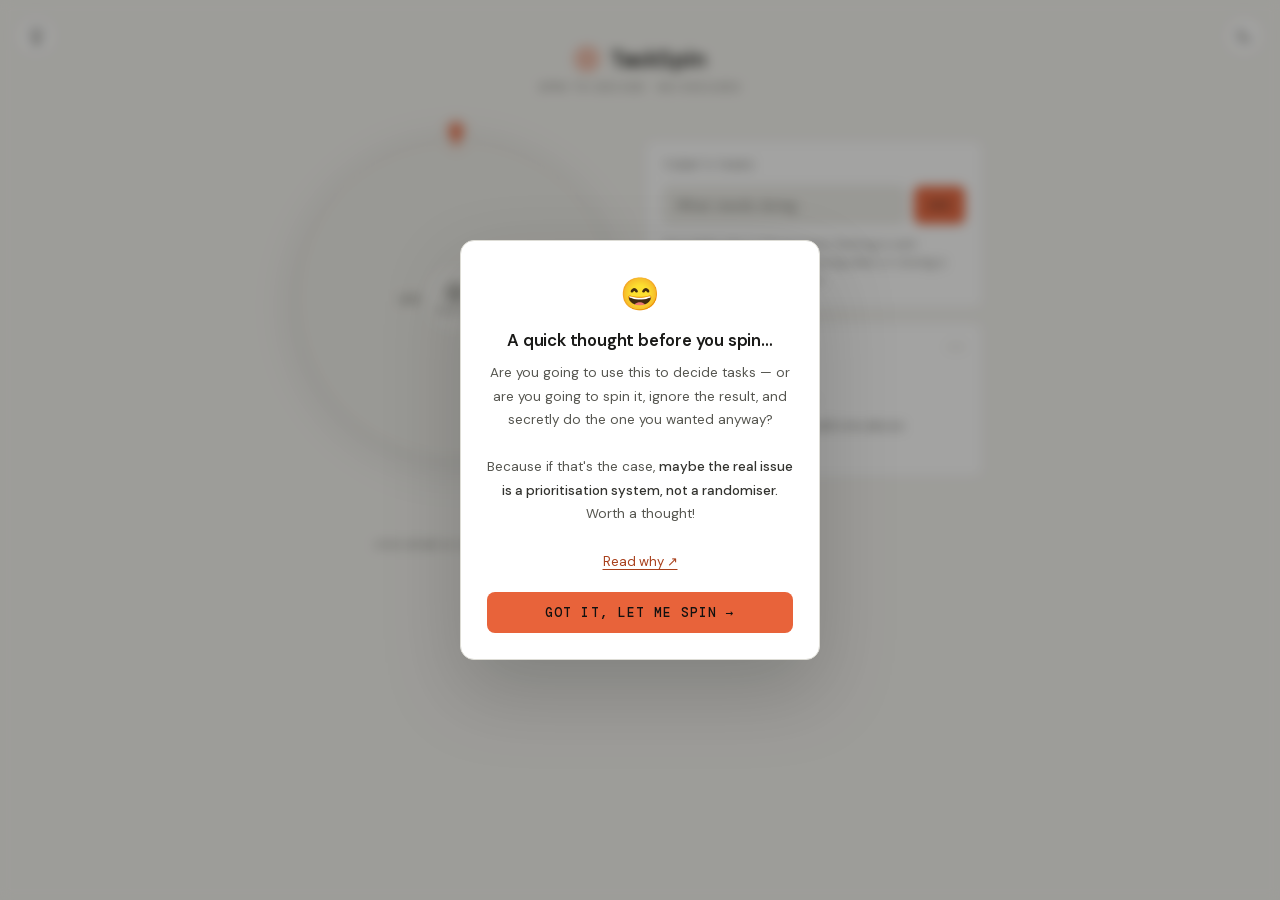
<file: taskspin/index.html>
<!DOCTYPE html>
<html lang="en">
<head>
<meta charset="UTF-8">
<meta name="viewport" content="width=device-width, initial-scale=1.0">
<title>TaskSpin</title>
<meta name="theme-color" content="#111110">
<script>
  // Set the theme before the page is drawn, so it never flashes the wrong one:
  // the visitor's own choice if they made one, otherwise their device setting.
  (function () {
    var t = null;
    try { t = localStorage.getItem('taskspin_theme'); } catch (e) {}
    if (t !== 'light' && t !== 'dark') t = window.matchMedia('(prefers-color-scheme: light)').matches ? 'light' : 'dark';
    document.documentElement.setAttribute('data-theme', t);
  })();
</script>
<link rel="preload" href="fonts/dm-sans-latin.woff2" as="font" type="font/woff2" crossorigin>
<link rel="stylesheet" href="fonts/fonts.css">
<link rel="stylesheet" href="theme.css">
<style>
  body {
    background: var(--bg);
    color: var(--text);
    font-family: 'DM Sans', sans-serif;
    min-height: 100vh;
    display: flex;
    flex-direction: column;
    align-items: center;
    padding: 44px 20px 64px;
  }

  /* ── HEADER ── */
  header { text-align:center; margin-bottom:44px; }

  .logo {
    display:flex; align-items:center; justify-content:center;
    gap:10px; margin-bottom:6px;
  }

  .logo-icon { width:26px; height:26px; color:var(--pop); }

  h1 {
    font-size:1.45rem; font-weight:600;
    letter-spacing:-0.4px; color:var(--text);
  }

  .subtitle {
    font-size:0.72rem; color:var(--text-muted);
    letter-spacing:0.1em; text-transform:uppercase;
  }

  /* ── IDEA BULB: opens the story behind TaskSpin ── */
  .idea-btn svg { width:23px; height:23px; overflow:visible; }
  .bulb-lit { opacity:0; color:var(--pop); }
  .bulb-lit .glass { fill:var(--pop-dim); }
  /* flickers on once after the page loads, then glows softly now and then */
  .bulb-lit { animation:bulb-flicker 1.9s ease-out 0.6s 1 both, bulb-glow 9s ease-in-out 3.2s infinite; }
  .idea-btn:hover .bulb-lit, .idea-btn:focus-visible .bulb-lit { animation:none; opacity:1; }
  .idea-btn:hover, .idea-btn:focus-visible { box-shadow:0 0 16px var(--pointer-glow); }
  @keyframes bulb-flicker {
    0% {opacity:0} 10% {opacity:1} 16% {opacity:.1} 24% {opacity:.85} 29% {opacity:.2} 40% {opacity:1}
    75% {opacity:1} 100% {opacity:0}
  }
  @keyframes bulb-glow { 0%, 60%, 100% {opacity:0} 75% {opacity:.6} }
  @media (prefers-reduced-motion: reduce) { .bulb-lit { animation:none; } }

  /* ── LAYOUT ── */
  .layout {
    display:flex; flex-wrap:wrap; gap:28px;
    justify-content:center; align-items:flex-start;
    width:100%; max-width:860px;
  }

  /* ── WHEEL ── */
  .wheel-section {
    display:flex; flex-direction:column;
    align-items:center; gap:16px; flex:0 0 auto;
  }

  .wheel-wrapper {
    position:relative;
    width:min(320px,82vw);
    height:min(320px,82vw);
  }

  .pointer {
    position:absolute; top:-20px; left:50%;
    transform:translateX(-50%);
    width:22px; height:30px; z-index:10;
    color:var(--pop);
    filter:drop-shadow(0 2px 6px var(--pointer-glow));
  }

  #wheel {
    width:100%; height:100%; border-radius:50%;
    display:block; cursor:pointer;
    box-shadow:0 0 0 1px var(--border), 0 8px 48px var(--wheel-shadow);
  }
  #wheel.spinning { cursor:not-allowed; }

  .center-btn {
    position:absolute; top:50%; left:50%;
    transform:translate(-50%,-50%);
    width:70px; height:70px; border-radius:50%;
    background:var(--bg);
    border:1px solid var(--border);
    color:var(--text-mid);
    cursor:pointer; z-index:10;
    display:flex; flex-direction:column;
    align-items:center; justify-content:center; gap:4px;
    transition:all 0.2s ease;
  }
  .center-btn:hover:not(:disabled) {
    border-color:var(--pop); color:var(--pop-text);
    background:var(--pop-dim);
  }
  .center-btn:disabled { opacity:0.3; cursor:not-allowed; }
  .center-btn svg { width:22px; height:22px; pointer-events:none; }
  .center-label {
    font-family:'DM Mono',monospace; font-size:0.44rem;
    letter-spacing:0.14em; text-transform:uppercase;
    pointer-events:none; line-height:1;
  }

  /* ── RESULT ── */
  .result-banner {
    background:var(--card); border:1px solid var(--border);
    border-left:2px solid var(--pop);
    border-radius:8px; padding:13px 18px;
    width:min(320px,82vw);
    opacity:0; transform:translateY(6px);
    transition:all 0.35s ease; pointer-events:none;
  }
  .result-banner.visible { opacity:1; transform:translateY(0); pointer-events:auto; }
  .result-label {
    font-size:0.66rem; text-transform:uppercase;
    letter-spacing:0.1em; color:var(--pop-text);
    font-weight:500; margin-bottom:5px;
  }
  .result-task {
    font-size:1rem; font-weight:500;
    color:var(--text); word-break:break-word;
  }

  .spin-hint { font-size:0.7rem; color:var(--text-muted); letter-spacing:0.03em; }

  /* ── TASKS SECTION ── */
  .tasks-section {
    flex:1 1 280px; max-width:340px;
    display:flex; flex-direction:column; gap:12px;
  }

  .card {
    background:var(--card); border:1px solid var(--border);
    border-radius:10px; padding:18px;
  }

  .card-title {
    font-size:0.68rem; font-weight:500;
    text-transform:uppercase; letter-spacing:0.1em;
    color:var(--text-muted); margin-bottom:14px;
    display:flex; align-items:center; justify-content:space-between;
  }

  .count-badge {
    background:var(--surface); border:1px solid var(--border);
    color:var(--text-mid); border-radius:20px;
    padding:1px 8px; font-size:0.62rem;
    font-family:'DM Mono',monospace;
  }

  .add-row { display:flex; gap:8px; }

  .task-input {
    flex:1; min-width:0;
    background:var(--surface); border:1px solid var(--border);
    border-radius:7px; padding:9px 12px;
    color:var(--text); font-family:'DM Sans',sans-serif;
    font-size:0.86rem; outline:none;
    transition:border-color 0.2s;
  }
  .task-input::placeholder { color:var(--text-muted); }
  .task-input:focus { border-color:var(--pop); }

  .add-btn {
    background:var(--pop); color:var(--on-pop);
    border:none; border-radius:7px;
    padding:9px 14px; flex-shrink:0;
    font-family:'DM Mono',monospace; font-size:0.72rem;
    letter-spacing:0.07em; cursor:pointer;
    transition:opacity 0.15s;
  }
  .add-btn:hover { opacity:0.85; }

  .storage-note {
    margin-top:12px; font-size:0.7rem;
    line-height:1.6; color:var(--text-muted);
  }

  .task-list {
    display:flex; flex-direction:column; gap:5px;
    max-height:290px; overflow-y:auto; padding-right:2px;
  }
  .task-list::-webkit-scrollbar { width:3px; }
  .task-list::-webkit-scrollbar-thumb { background:var(--border); border-radius:2px; }

  .task-item {
    display:flex; align-items:center; gap:9px;
    background:var(--surface); border-radius:6px;
    padding:8px 10px; border:1px solid transparent;
    transition:border-color 0.2s;
    animation:fadeUp 0.2s ease;
  }
  @keyframes fadeUp {
    from { opacity:0; transform:translateY(4px); }
    to   { opacity:1; transform:translateY(0); }
  }
  .task-item:hover { border-color:var(--border); }
  .task-item.winner { border-color:var(--pop); background:var(--pop-dim); }

  .dot { width:7px; height:7px; border-radius:50%; flex-shrink:0; background:var(--dot); }
  .dot.accent { background:var(--pop); }
  .task-name { flex:1; font-size:0.83rem; color:var(--text-soft); word-break:break-word; }

  .task-done-btn {
    background:none; border:1px solid var(--border);
    color:var(--text-muted); border-radius:4px;
    padding:2px 7px; font-size:0.66rem;
    cursor:pointer; font-family:'DM Sans',sans-serif;
    font-weight:500; letter-spacing:0.04em;
    transition:all 0.15s; white-space:nowrap;
  }
  .task-done-btn:hover { border-color:var(--pop); color:var(--pop-text); }

  .task-del-btn {
    background:none; border:none; color:var(--text-muted);
    cursor:pointer; font-size:1rem; line-height:1;
    padding:0 2px; transition:color 0.15s; flex-shrink:0;
  }
  .task-del-btn:hover { color:var(--text); }

  .empty-state {
    text-align:center; color:var(--text-muted);
    font-size:0.8rem; padding:20px 0; line-height:2;
  }

  .clear-btn {
    width:100%; background:none;
    border:1px solid var(--border); color:var(--text-muted);
    border-radius:6px; padding:7px;
    font-family:'DM Sans',sans-serif; font-size:0.74rem;
    cursor:pointer; margin-top:10px; transition:all 0.2s;
    letter-spacing:0.04em;
  }
  .clear-btn:hover { border-color:var(--text-mid); color:var(--text-soft); }

  /* ── MODAL ── */
  .modal-overlay {
    position:fixed; inset:0;
    background:var(--overlay);
    backdrop-filter:blur(6px);
    z-index:200; display:flex;
    align-items:center; justify-content:center;
    opacity:0; pointer-events:none;
    transition:opacity 0.22s ease;
  }
  .modal-overlay.open { opacity:1; pointer-events:auto; }

  .modal {
    background:var(--card); border:1px solid var(--border);
    border-radius:14px; padding:32px 26px 26px;
    width:min(360px,90vw); text-align:center;
    transform:translateY(14px) scale(0.97);
    transition:transform 0.25s ease;
    box-shadow:0 32px 80px var(--modal-shadow);
  }
  .modal-overlay.open .modal { transform:translateY(0) scale(1); }

  .modal-icon { width:44px; height:44px; margin:0 auto 16px; color:var(--pop); }

  .modal-title {
    font-size:1.05rem; font-weight:600;
    color:var(--text); margin-bottom:7px; letter-spacing:-0.2px;
  }

  .modal-body {
    font-size:0.82rem; color:var(--text-mid);
    line-height:1.65; margin-bottom:20px;
  }

  .modal-preview {
    background:var(--surface); border:1px solid var(--border);
    border-radius:8px; padding:10px 13px;
    margin-bottom:22px; text-align:left;
    max-height:90px; overflow-y:auto;
    display:flex; flex-wrap:wrap; gap:5px;
  }
  .modal-preview span {
    display:inline-block;
    background:var(--card); border:1px solid var(--border);
    color:var(--text-mid); border-radius:4px;
    padding:2px 7px; font-size:0.75rem;
    font-family:'DM Mono',monospace;
  }

  .modal-actions { display:flex; gap:9px; }

  .btn-cancel {
    flex:1; background:none; border:1px solid var(--border);
    color:var(--text-mid); border-radius:8px; padding:11px;
    font-family:'DM Sans',sans-serif; font-size:0.84rem;
    cursor:pointer; transition:all 0.15s; font-weight:500;
  }
  .btn-cancel:hover { border-color:var(--text-mid); color:var(--text-soft); }

  .btn-spin {
    flex:2; background:var(--pop); border:none;
    color:var(--on-pop); border-radius:8px; padding:11px;
    font-family:'DM Mono',monospace; font-size:0.8rem;
    letter-spacing:0.09em; cursor:pointer;
    transition:opacity 0.15s; font-weight:500;
  }
  .btn-spin:hover { opacity:0.88; }

  /* ── CONFETTI ── */
  .cp {
    position:fixed; top:-12px; border-radius:2px;
    animation:fall linear forwards;
    pointer-events:none; z-index:300;
  }
  @keyframes fall {
    to { transform:translateY(105vh) rotate(600deg); opacity:0; }
  }

  /* ── SIGNATURE ── */
  .signature {
    margin-top:52px; font-size:0.7rem;
    color:var(--text-muted); font-style:italic;
    letter-spacing:0.03em; text-align:center;
  }
  .signature .h { color:var(--pop-text); font-style:normal; }
  .signature a {
    color:var(--text-mid); text-decoration:none;
    border-bottom:1px solid var(--border);
    transition:color 0.15s, border-color 0.15s;
  }
  .signature a:hover, .signature a:focus-visible { color:var(--pop-text); border-color:var(--pop); }

  /* ── MOBILE RESPONSIVE ── */
  @media (max-width: 600px) {
    body { padding:28px 16px 56px; }

    header { margin-bottom:28px; }
    h1 { font-size:1.25rem; }
    .subtitle { font-size:0.68rem; }

    .layout {
      flex-direction:column;
      align-items:center;
      gap:20px;
    }

    /* Wheel fills most of screen width on mobile */
    .wheel-wrapper {
      width: min(288px, 80vw);
      height: min(288px, 80vw);
    }

    .wheel-section { width:100%; gap:14px; }
    .result-banner { width:min(288px,80vw); }

    /* Center button slightly smaller */
    .center-btn { width:62px; height:62px; }
    .center-btn svg { width:20px; height:20px; }
    .center-label { font-size:0.42rem; }

    /* Tasks section full width */
    .tasks-section {
      width:100%;
      max-width:100%;
      flex:unset;
    }

    /* Bigger tap targets for done/delete */
    .task-done-btn {
      padding:4px 10px;
      font-size:0.7rem;
    }

    .task-del-btn {
      font-size:1.1rem;
      padding:2px 5px;
    }

    /* Task list shorter on small screens so page doesn't scroll too much */
    .task-list { max-height:220px; }

    /* Input row: input slightly taller for thumb comfort */
    .task-input { padding:11px 12px; font-size:0.9rem; }
    .add-btn    { padding:11px 14px; font-size:0.74rem; }

    /* Modal fits snugly */
    .modal {
      padding:26px 20px 22px;
      border-radius:12px;
    }
    .modal-icon { width:38px; height:38px; margin-bottom:12px; }
    .modal-title { font-size:0.98rem; }
    .modal-body  { font-size:0.8rem; margin-bottom:16px; }
    .modal-preview { max-height:75px; margin-bottom:18px; }
    .btn-cancel, .btn-spin { padding:13px 10px; font-size:0.8rem; }

    .spin-hint { font-size:0.68rem; }
    .signature  { margin-top:36px; }
  }

  /* Slightly wider small tablets */
  @media (min-width:601px) and (max-width:800px) {
    .layout { gap:20px; }
    .tasks-section { max-width:100%; flex:unset; width:100%; }
    .wheel-section { width:100%; }
    .wheel-wrapper { width:min(300px,75vw); height:min(300px,75vw); }
    .result-banner { width:min(300px,75vw); }
  }

  /* ── WELCOME MODAL ── */
  .welcome-emoji { font-size:2rem; margin-bottom:14px; display:block; }
  .welcome-title {
    font-size:1.05rem; font-weight:600; color:var(--text);
    margin-bottom:10px; letter-spacing:-0.2px;
  }
  .welcome-body {
    font-size:0.84rem; color:var(--text-mid); line-height:1.75;
    margin-bottom:24px;
  }
  .welcome-body strong { color:var(--text-soft); font-weight:500; }
  .welcome-link {
    display:inline-block; margin:-8px 0 22px;
    font-size:0.82rem; color:var(--pop-text);
    text-decoration:underline; text-underline-offset:3px; text-decoration-thickness:1px;
  }
  .welcome-link:hover, .welcome-link:focus-visible { color:var(--text); }
  .btn-got-it {
    width:100%; background:var(--pop); border:none;
    color:var(--on-pop); border-radius:8px; padding:12px;
    font-family:'DM Mono',monospace; font-size:0.8rem;
    letter-spacing:0.08em; cursor:pointer;
    transition:opacity 0.15s; font-weight:500;
  }
  .btn-got-it:hover { opacity:0.88; }
</style>
</head>
<body>

<a class="corner-btn corner-left idea-btn" id="ideaLink" href="story.html" target="_blank" rel="noopener" aria-label="The thinking behind TaskSpin (opens in a new tab)" title="The thinking behind TaskSpin">
  <svg viewBox="0 0 24 24" fill="none" stroke="currentColor" stroke-width="1.5" stroke-linecap="round" stroke-linejoin="round" aria-hidden="true">
    <g class="bulb-base">
      <path d="M12 3.4a5.6 5.6 0 0 0-3.4 10.05c.62.48.98 1.2.98 1.98v.87h4.84v-.87c0-.78.36-1.5.98-1.98A5.6 5.6 0 0 0 12 3.4z"/>
      <path d="M9.9 18.6h4.2M10.7 20.8h2.6"/>
      <path d="M10.4 16.2v-2.7a1.6 1.6 0 0 1 3.2 0v2.7" opacity="0.6"/>
    </g>
    <g class="bulb-lit">
      <path class="glass" d="M12 3.4a5.6 5.6 0 0 0-3.4 10.05c.62.48.98 1.2.98 1.98v.87h4.84v-.87c0-.78.36-1.5.98-1.98A5.6 5.6 0 0 0 12 3.4z"/>
      <path d="M10.4 16.2v-2.7a1.6 1.6 0 0 1 3.2 0v2.7"/>
      <path d="M12 .2v1.3M4.6 2.9l.95.95M19.4 2.9l-.95.95M1.9 8.9h1.35M20.75 8.9h1.35"/>
    </g>
  </svg>
</a>

<button class="corner-btn corner-right" id="themeToggle" type="button" aria-label="Switch to light mode" title="Switch to light mode">
  <svg class="icon-sun" viewBox="0 0 24 24" fill="none" stroke="currentColor" stroke-width="1.6" stroke-linecap="round" stroke-linejoin="round" aria-hidden="true">
    <circle cx="12" cy="12" r="4.2"/>
    <path d="M12 2.5v2.2M12 19.3v2.2M4.6 4.6l1.6 1.6M17.8 17.8l1.6 1.6M2.5 12h2.2M19.3 12h2.2M4.6 19.4l1.6-1.6M17.8 6.2l1.6-1.6"/>
  </svg>
  <svg class="icon-moon" viewBox="0 0 24 24" fill="none" stroke="currentColor" stroke-width="1.6" stroke-linecap="round" stroke-linejoin="round" aria-hidden="true">
    <path d="M20.4 14.6A8.4 8.4 0 0 1 9.4 3.6a8.4 8.4 0 1 0 11 11z"/>
  </svg>
</button>

<header>
  <div class="logo">
    <svg class="logo-icon" viewBox="0 0 26 26" fill="none">
      <circle cx="13" cy="13" r="11.5" stroke="currentColor" stroke-width="1.5"/>
      <circle cx="13" cy="13" r="7"    stroke="currentColor" stroke-width="1.5"/>
      <circle cx="13" cy="13" r="3"    fill="currentColor"/>
    </svg>
    <h1>TaskSpin</h1>
  </div>
  <p class="subtitle">spin to decide · no excuses</p>
</header>

<div class="layout">

  <div class="wheel-section">
    <div class="wheel-wrapper">

      <!-- Arrow pointer -->
      <svg class="pointer" viewBox="0 0 22 30" fill="none">
        <path d="M11 28 L2 6 Q11 11 20 6 Z" fill="currentColor"/>
        <circle cx="11" cy="5" r="3" fill="currentColor"/>
      </svg>

      <canvas id="wheel"></canvas>

      <!-- Bullseye spin button -->
      <button class="center-btn" id="spinBtn" onclick="openModal()">
        <svg viewBox="0 0 24 24" fill="none">
          <circle cx="12" cy="12" r="10.2" stroke="currentColor" stroke-width="1.5"/>
          <circle cx="12" cy="12" r="6.2"  stroke="currentColor" stroke-width="1.5"/>
          <circle cx="12" cy="12" r="2.4"  fill="currentColor"/>
        </svg>
        <span class="center-label">spin now</span>
      </button>
    </div>

    <div class="result-banner" id="resultBanner">
      <div class="result-label">↳ do this next</div>
      <div class="result-task" id="resultText"></div>
    </div>

    <p class="spin-hint">click wheel or centre to spin</p>
  </div>

  <div class="tasks-section">
    <div class="card">
      <div class="card-title">Today's tasks</div>
      <div class="add-row">
        <input class="task-input" id="taskInput" type="text" placeholder="What needs doing…" maxlength="50"/>
        <button class="add-btn" onclick="addTask()">ADD</button>
      </div>
      <p class="storage-note">Your tasks stay in this browser. Nothing is sent anywhere. Clearing your browsing data, or closing a private window, deletes them.</p>
    </div>

    <div class="card">
      <div class="card-title">
        Queue
        <span class="count-badge" id="taskCount"></span>
      </div>
      <div class="task-list" id="taskList"></div>
      <button class="clear-btn" id="clearBtn" onclick="clearAll()" style="display:none">clear all tasks</button>
    </div>
  </div>

</div>

<!-- SPIN MODAL -->
<div class="modal-overlay" id="modalOverlay">
  <div class="modal">
    <svg class="modal-icon" viewBox="0 0 44 44" fill="none">
      <circle cx="22" cy="22" r="19.5" stroke="currentColor" stroke-width="1.8"/>
      <circle cx="22" cy="22" r="12"   stroke="currentColor" stroke-width="1.8"/>
      <circle cx="22" cy="22" r="4.5"  fill="currentColor"/>
      <line x1="22" y1="2.5" x2="22" y2="9.5" stroke="currentColor" stroke-width="2" stroke-linecap="round"/>
      <polyline points="19,6.5 22,2.5 25,6.5" fill="none" stroke="currentColor" stroke-width="1.8" stroke-linejoin="round" stroke-linecap="round"/>
    </svg>
    <div class="modal-title">Ready to spin?</div>
    <div class="modal-body">The wheel picks one task at random. Whatever it lands on — that's what you do next.</div>
    <div class="modal-preview" id="modalPreview"></div>
    <div class="modal-actions">
      <button class="btn-cancel" onclick="closeModal()">cancel</button>
      <button class="btn-spin" onclick="confirmSpin()">SPIN NOW →</button>
    </div>
  </div>
</div>

<!-- WELCOME MODAL -->
<div class="modal-overlay" id="welcomeOverlay">
  <div class="modal">
    <span class="welcome-emoji">😄</span>
    <div class="welcome-title">A quick thought before you spin…</div>
    <div class="welcome-body">
      Are you going to use this to decide tasks — or are you going to spin it, ignore the result, and secretly do the one you wanted anyway?<br><br>
      Because if that's the case, <strong>maybe the real issue is a prioritisation system, not a randomiser.</strong> Worth a thought!
    </div>
    <a class="welcome-link" href="story.html" target="_blank" rel="noopener" aria-label="Read why (opens in a new tab)">Read why ↗</a>
    <button class="btn-got-it" onclick="closeWelcome()">GOT IT, LET ME SPIN →</button>
  </div>
</div>

<p class="signature">made with <span class="h">♥</span> by <a href="https://izaninsofya.github.io/">Sofya</a></p>

<script>
// Colours live in the CSS theme. Read them before drawing, so a theme change applies at once.
let C = {};
function readTheme() {
  const cs = getComputedStyle(document.documentElement);
  const v = n => cs.getPropertyValue(n).trim();
  C = {
    slices: v('--wheel-slices').split(/\s+/), accent: v('--wheel-accent'), stroke: v('--wheel-stroke'),
    label: v('--wheel-label'), labelAccent: v('--wheel-label-accent'),
    emptyFill: v('--surface'), emptyBorder: v('--border'), emptyText: v('--text-muted'),
    confetti: v('--confetti').split(/\s+/)
  };
}
readTheme();

/* ── Storage ── */
// Strict privacy settings can block website storage, and then even touching it throws.
// Every read and write goes through these, so TaskSpin keeps working; it just can't remember.
function storageArea(kind) { try { return window[kind] || null; } catch (e) { return null; } }
function readStored(kind, key) {
  try { const s = storageArea(kind); return s ? s.getItem(key) : null; } catch (e) { return null; }
}
function writeStored(kind, key, value) {
  try { const s = storageArea(kind); if (!s) return false; s.setItem(key, value); return true; } catch (e) { return false; }
}
function loadTasks() {
  try {
    const list = JSON.parse(readStored('localStorage', 'taskspin_v2') || '[]');
    return Array.isArray(list) ? list.filter(t => t && typeof t.name === 'string') : [];
  } catch (e) { return []; }   // unreadable saved data: start empty rather than break the page
}
const canSave = writeStored('localStorage', 'taskspin_probe', '1');
if (canSave) { try { localStorage.removeItem('taskspin_probe'); } catch (e) {} }

let tasks = loadTasks();
let rotation = 0;
let isSpinning = false;
let pendingWin = -1;

const canvas = document.getElementById('wheel');
const ctx    = canvas.getContext('2d');

const save = () => writeStored('localStorage', 'taskspin_v2', JSON.stringify(tasks));
const wc   = i => C.slices[i % C.slices.length];

function drawWheel() {
  const size = canvas.offsetWidth || 320;
  canvas.width = size; canvas.height = size;
  const cx=size/2, cy=size/2, r=size/2-2;
  ctx.clearRect(0,0,size,size);

  if (!tasks.length) {
    ctx.beginPath(); ctx.arc(cx,cy,r,0,Math.PI*2);
    ctx.fillStyle=C.emptyFill; ctx.fill();
    ctx.strokeStyle=C.emptyBorder; ctx.lineWidth=1; ctx.stroke();
    ctx.fillStyle=C.emptyText;
    ctx.font=`400 ${Math.min(size*0.052,14)}px DM Sans,sans-serif`;
    ctx.textAlign='center'; ctx.textBaseline='middle';
    ctx.fillText('add tasks to spin', cx, cy);
    return;
  }
  drawSlices(size, rotation*Math.PI/180);
}

function drawSlices(size, rotOffset) {
  const cx=size/2, cy=size/2, r=size/2-2;
  const slice=(Math.PI*2)/tasks.length;
  tasks.forEach((task,i) => {
    const s=i*slice+rotOffset, e=s+slice, m=s+slice/2;
    const accent = (i % 4 === 0);
    ctx.beginPath(); ctx.moveTo(cx,cy); ctx.arc(cx,cy,r,s,e); ctx.closePath();
    ctx.fillStyle = accent ? C.accent : wc(i); ctx.fill();
    ctx.strokeStyle=C.stroke; ctx.lineWidth=1.5; ctx.stroke();
    ctx.save();
    ctx.translate(cx,cy); ctx.rotate(m);
    const label=task.name.length>13?task.name.slice(0,13)+'…':task.name;
    const fs=Math.min(size*0.035,13);
    ctx.font=`500 ${fs}px DM Sans,sans-serif`;
    ctx.textAlign='center'; ctx.textBaseline='middle';
    ctx.fillStyle = accent ? C.labelAccent : C.label;
    ctx.fillText(label, r*0.6, 0);
    ctx.restore();
  });
}

function renderTasks() {
  const list=document.getElementById('taskList');
  const badge=document.getElementById('taskCount');
  const clrBtn=document.getElementById('clearBtn');
  badge.textContent = tasks.length || '';
  clrBtn.style.display = tasks.length ? 'block' : 'none';
  if (!tasks.length) {
    list.innerHTML=`<div class="empty-state">○<br>no tasks yet — add one above</div>`;
    return;
  }
  list.innerHTML = tasks.map((t,i)=>`
    <div class="task-item" id="task-${i}">
      <span class="dot${i%4===0?' accent':''}"></span>
      <span class="task-name">${esc(t.name)}</span>
      <button class="task-done-btn" onclick="markDone(${i})">done</button>
      <button class="task-del-btn" onclick="deleteTask(${i})">×</button>
    </div>`).join('');
}

const esc = s => s.replace(/&/g,'&amp;').replace(/</g,'&lt;').replace(/>/g,'&gt;').replace(/"/g,'&quot;');

function addTask() {
  const inp=document.getElementById('taskInput'), v=inp.value.trim();
  if (!v) return;
  tasks.push({name:v}); inp.value='';
  save(); renderTasks(); drawWheel(); inp.focus();
}
function deleteTask(i) { tasks.splice(i,1); save(); renderTasks(); drawWheel(); }
function markDone(i) {
  tasks.splice(i,1); save(); renderTasks(); drawWheel();
  document.getElementById('resultBanner').classList.remove('visible');
}
function clearAll() {
  if (!confirm('Clear all tasks?')) return;
  tasks=[]; save(); renderTasks(); drawWheel();
  document.getElementById('resultBanner').classList.remove('visible');
}

/* ── Modal ── */
function openModal() {
  if (isSpinning || !tasks.length) return;
  const prev=document.getElementById('modalPreview');
  prev.innerHTML = tasks.map(t=>`<span>${esc(t.name)}</span>`).join('');
  document.getElementById('modalOverlay').classList.add('open');
}
function closeModal() { document.getElementById('modalOverlay').classList.remove('open'); }
function confirmSpin() { closeModal(); spin(); }
document.getElementById('modalOverlay').addEventListener('click', e => { if (e.target===e.currentTarget) closeModal(); });

/* ── Spin ── */
function spin() {
  if (isSpinning || !tasks.length) return;
  isSpinning=true;
  const btn=document.getElementById('spinBtn');
  btn.disabled=true; canvas.classList.add('spinning');
  document.getElementById('resultBanner').classList.remove('visible');
  document.querySelectorAll('.task-item').forEach(el=>el.classList.remove('winner'));

  const sliceDeg=360/tasks.length;
  const winIdx=Math.floor(Math.random()*tasks.length);
  const extra=6+Math.floor(Math.random()*4);
  // Land the middle of the winning slice under the pointer at 12 o'clock
  // (270° on the canvas), counting from wherever the last spin left the wheel.
  const settle=((270-(winIdx+0.5)*sliceDeg-rotation)%360+360)%360;
  const target=extra*360+settle;

  const startR=rotation, endR=rotation+target;
  const dur=4300, t0=performance.now();
  const ease=t=>1-Math.pow(1-t,4);

  function frame(now) {
    const t=Math.min((now-t0)/dur,1);
    const cur=startR+(endR-startR)*ease(t);
    rotation=cur;
    const size=canvas.width;
    ctx.save(); ctx.clearRect(0,0,size,size);
    ctx.translate(size/2,size/2); ctx.rotate(cur*Math.PI/180); ctx.translate(-size/2,-size/2);
    drawSlices(size,0); ctx.restore();
    if (t<1) { requestAnimationFrame(frame); }
    else {
      isSpinning=false; btn.disabled=false;
      canvas.classList.remove('spinning'); rotation=endR%360;
      showResult(winIdx);
    }
  }
  requestAnimationFrame(frame);
}

function showResult(i) {
  const b=document.getElementById('resultBanner');
  document.getElementById('resultText').textContent=tasks[i].name;
  b.classList.add('visible');
  const el=document.getElementById(`task-${i}`);
  if (el) { el.classList.add('winner'); el.scrollIntoView({behavior:'smooth',block:'nearest'}); }
  confetti();
}

function confetti() {
  const pal=C.confetti;
  for (let i=0;i<55;i++) {
    const el=document.createElement('div');
    el.className='cp';
    el.style.cssText=`left:${Math.random()*100}vw;background:${pal[Math.floor(Math.random()*pal.length)]};width:${5+Math.random()*7}px;height:${5+Math.random()*7}px;border-radius:${Math.random()>.4?'50%':'1px'};animation-duration:${1.6+Math.random()*2}s;animation-delay:${Math.random()*.4}s`;
    document.body.appendChild(el);
    setTimeout(()=>el.remove(),4500);
  }
}

canvas.addEventListener('click', openModal);
document.getElementById('taskInput').addEventListener('keydown', e=>{ if(e.key==='Enter') addTask(); });
window.addEventListener('resize', drawWheel);

/* ── Theme ── */
const THEME_KEY = 'taskspin_theme';
const themeBtn  = document.getElementById('themeToggle');
const themeMeta = document.querySelector('meta[name="theme-color"]');

function setTheme(t) {
  document.documentElement.setAttribute('data-theme', t);
  const next = t === 'light' ? 'dark' : 'light';
  themeBtn.setAttribute('aria-label', `Switch to ${next} mode`);
  themeBtn.title = `Switch to ${next} mode`;
  readTheme();
  themeMeta.setAttribute('content', getComputedStyle(document.documentElement).getPropertyValue('--bg').trim());
  drawWheel();
}
themeBtn.addEventListener('click', () => {
  const t = document.documentElement.getAttribute('data-theme') === 'light' ? 'dark' : 'light';
  writeStored('localStorage', THEME_KEY, t);
  setTheme(t);
});
// Until someone presses the toggle, keep following the device setting.
window.matchMedia('(prefers-color-scheme: light)').addEventListener('change', e => {
  const saved = readStored('localStorage', THEME_KEY);
  if (saved !== 'light' && saved !== 'dark') setTheme(e.matches ? 'light' : 'dark');
});

// Keep the theme in step when it is changed in another TaskSpin tab, such as the story page.
window.addEventListener('storage', e => {
  if (e.key === THEME_KEY && (e.newValue === 'light' || e.newValue === 'dark')) setTheme(e.newValue);
});

// If storage is blocked, the usual note would be untrue: say what will actually happen.
if (!canSave) {
  document.querySelector('.storage-note').textContent =
    "Your browser is blocking website storage, so these tasks can't be saved. They'll be gone when you reload or close this page.";
}

renderTasks();
setTheme(document.documentElement.getAttribute('data-theme') === 'light' ? 'light' : 'dark'); // also draws the wheel

// Welcome modal — show once per session
function closeWelcome() {
  document.getElementById('welcomeOverlay').classList.remove('open');
  writeStored('sessionStorage', 'ts_welcomed', '1');
}
if (!readStored('sessionStorage', 'ts_welcomed')) {
  setTimeout(()=>document.getElementById('welcomeOverlay').classList.add('open'), 400);
}
</script>
</body>
</html>
</file>
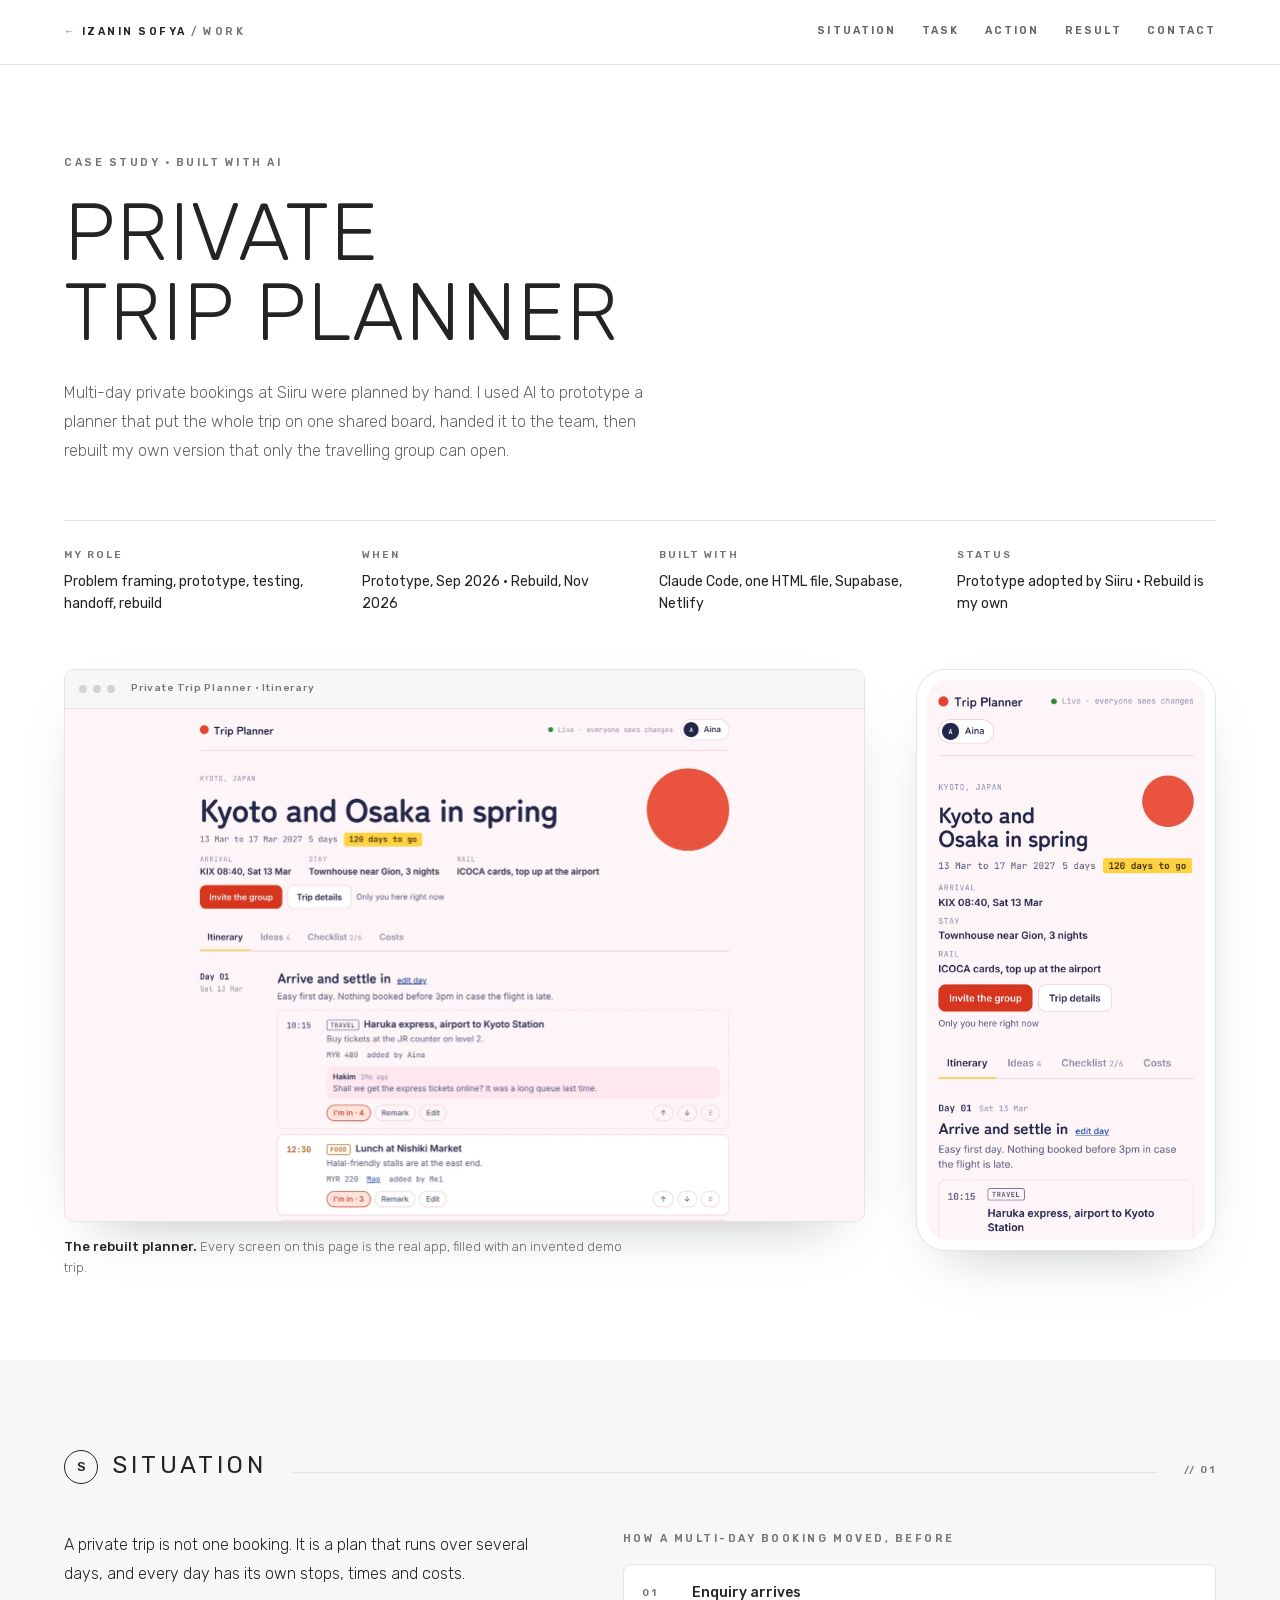
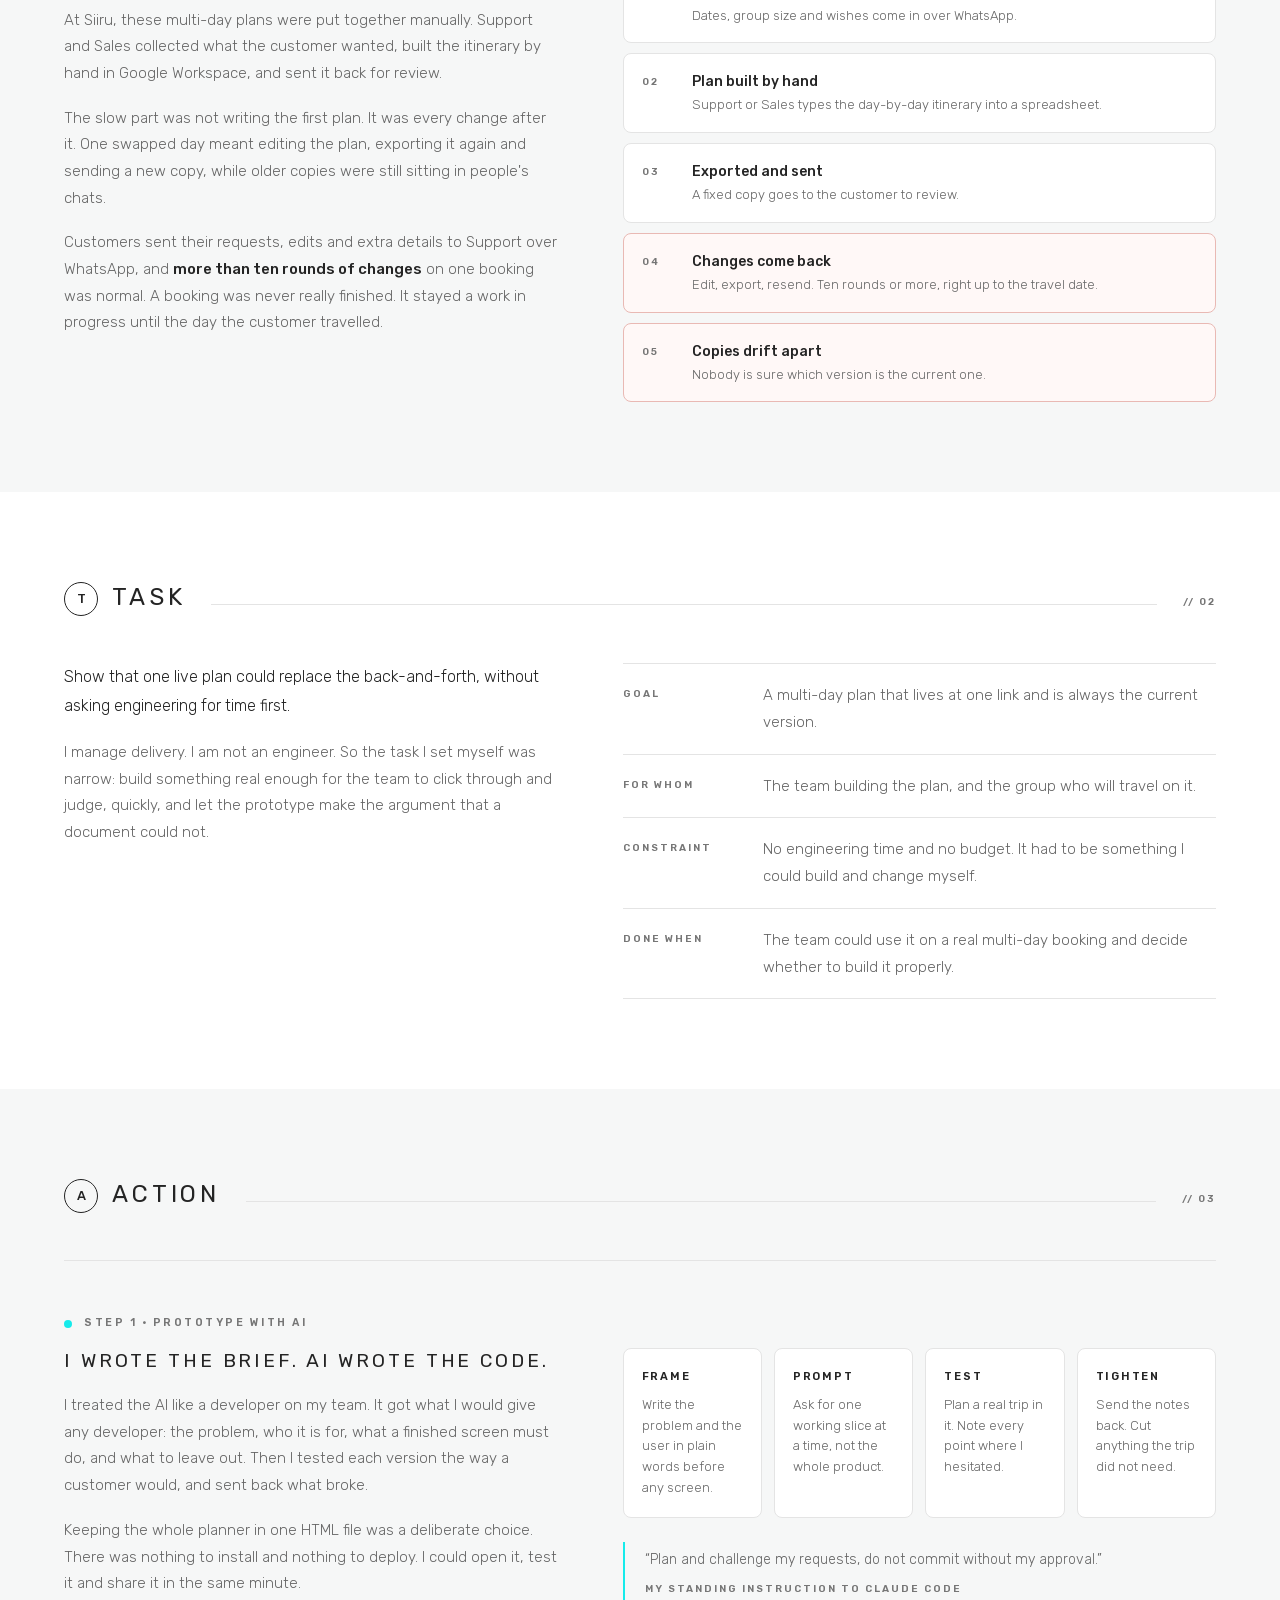
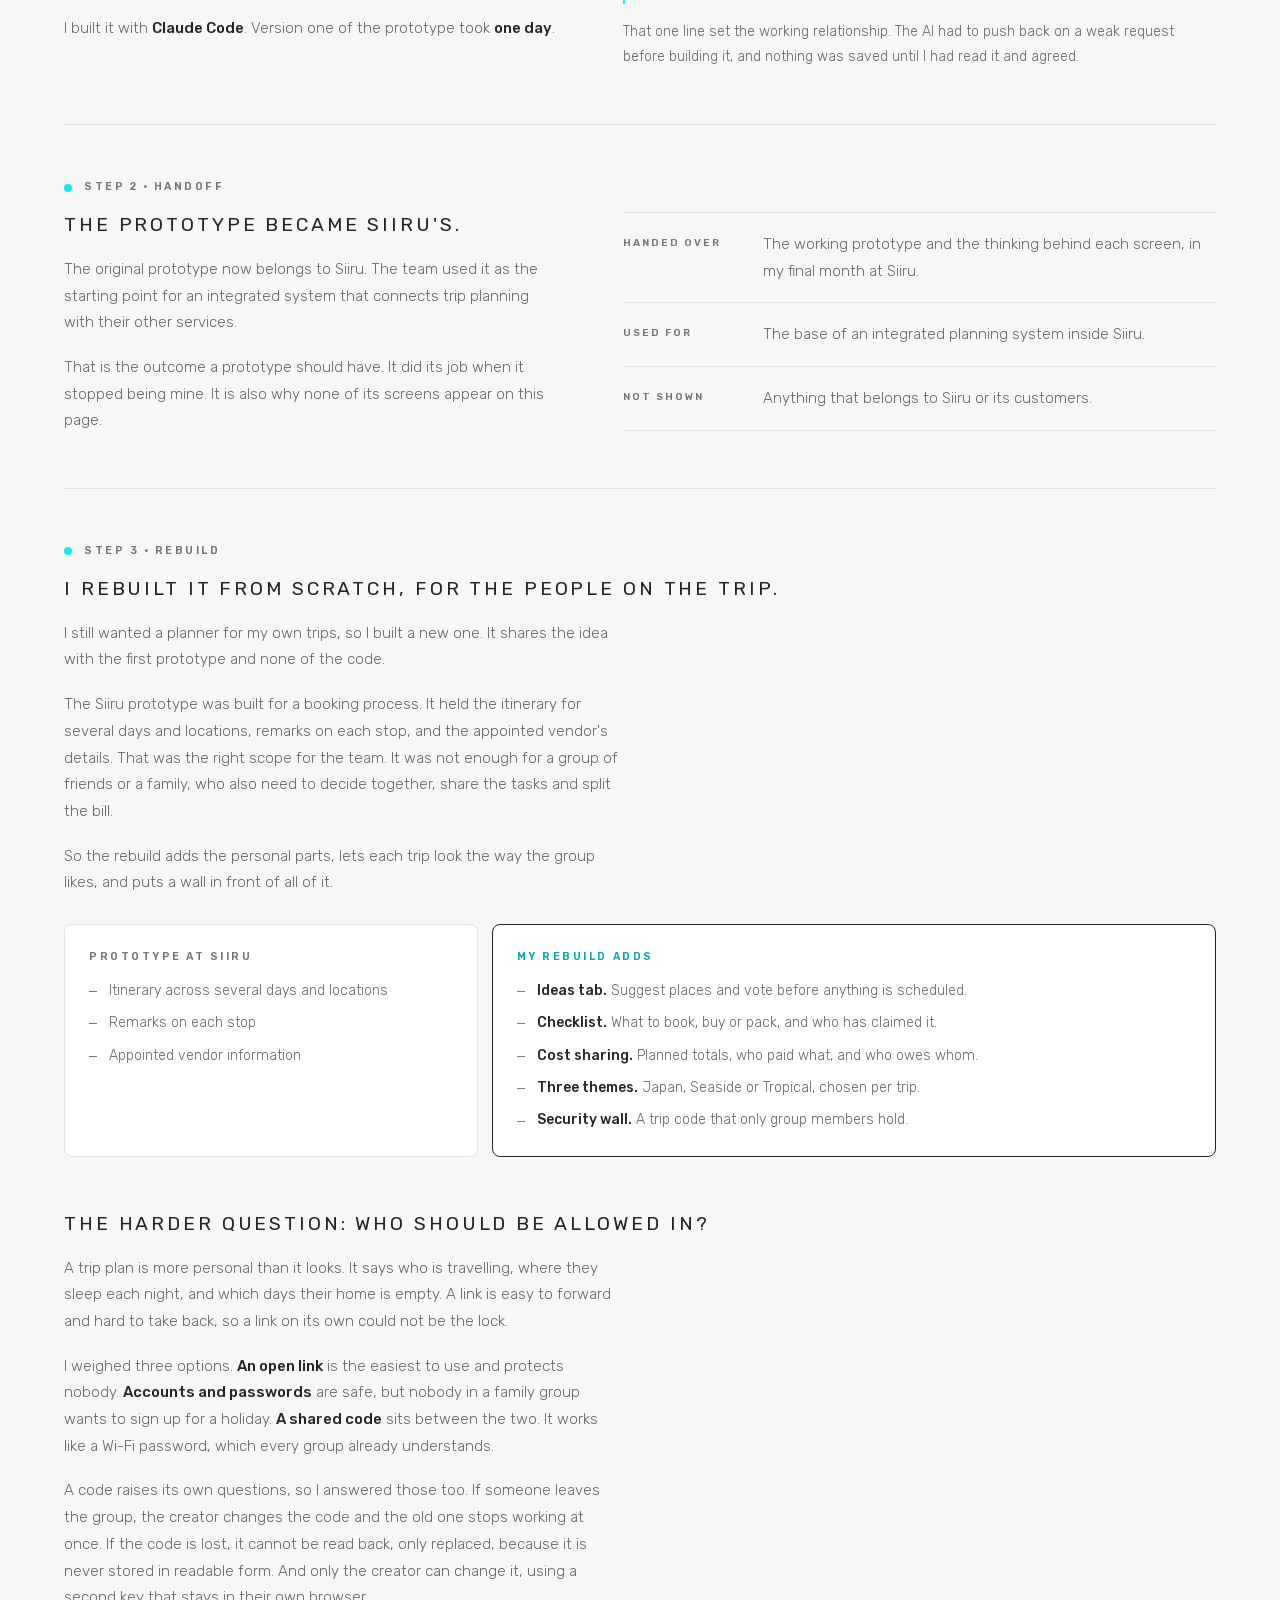
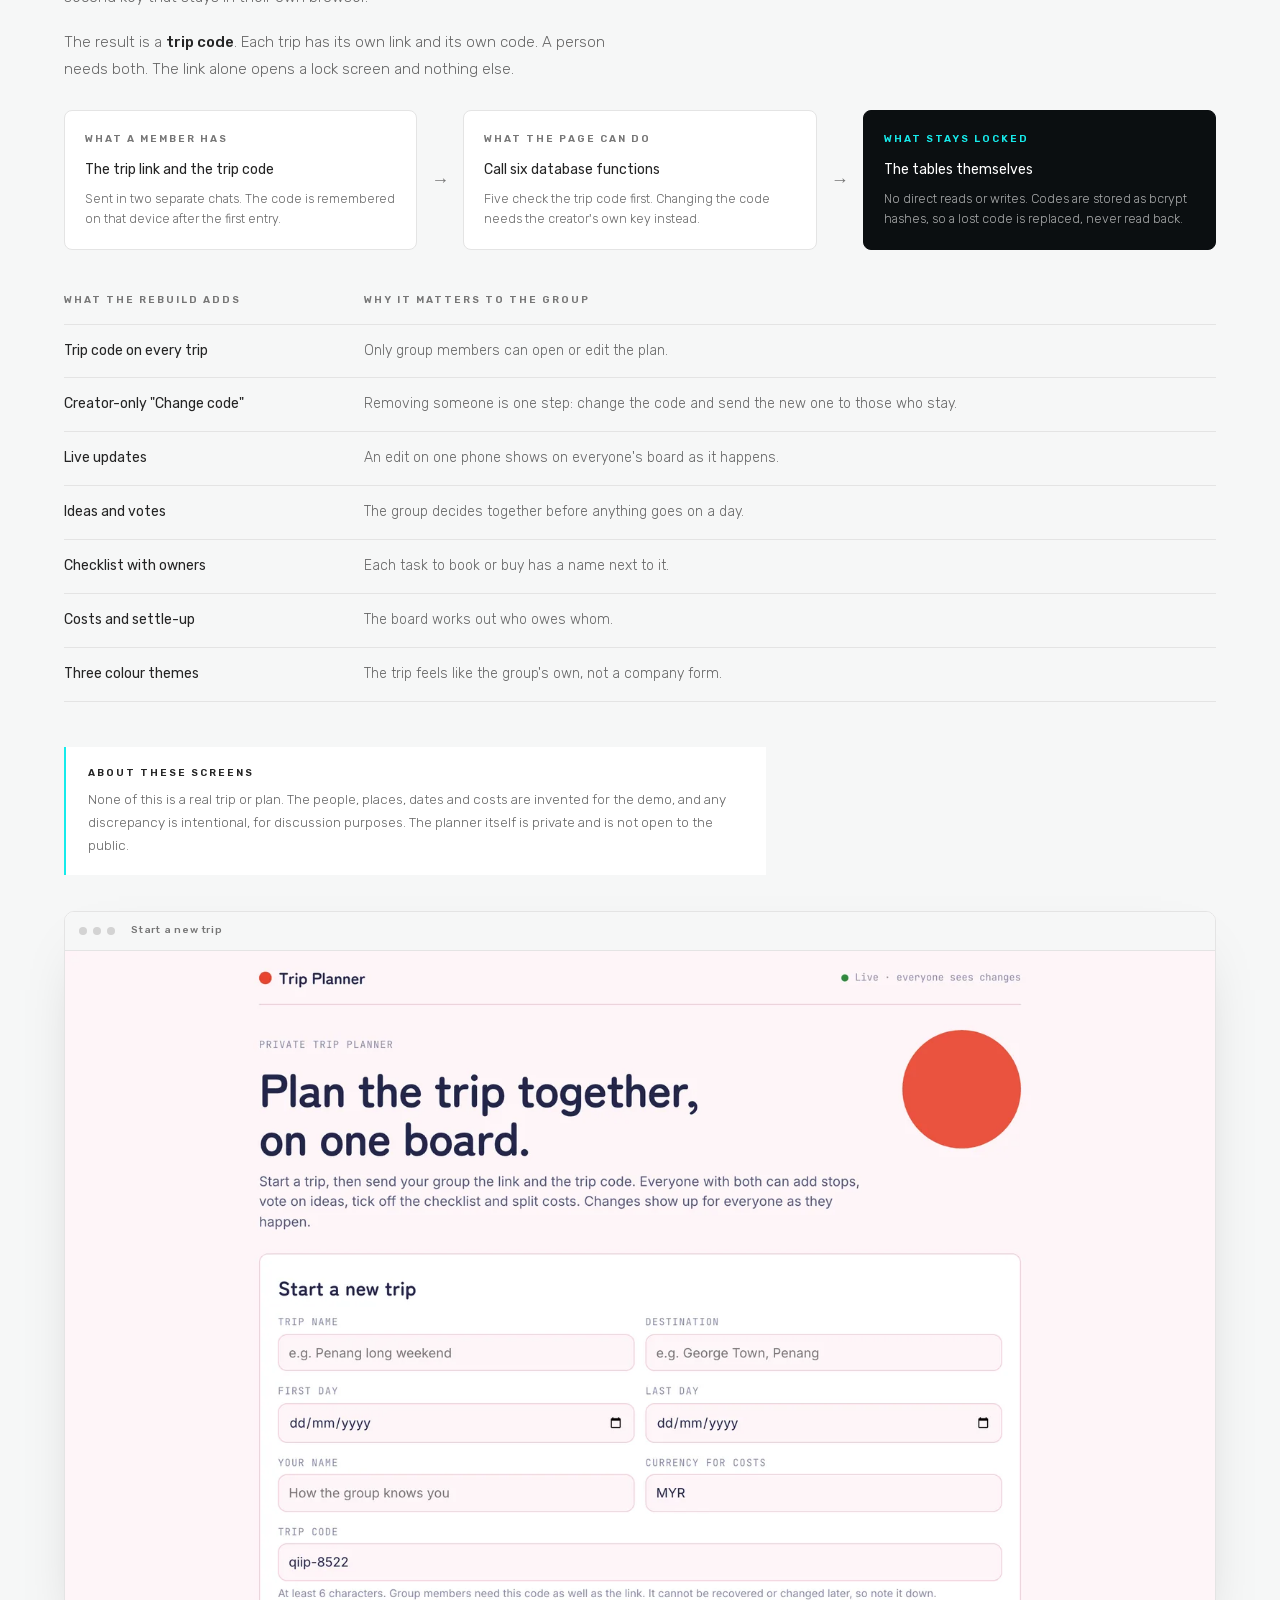
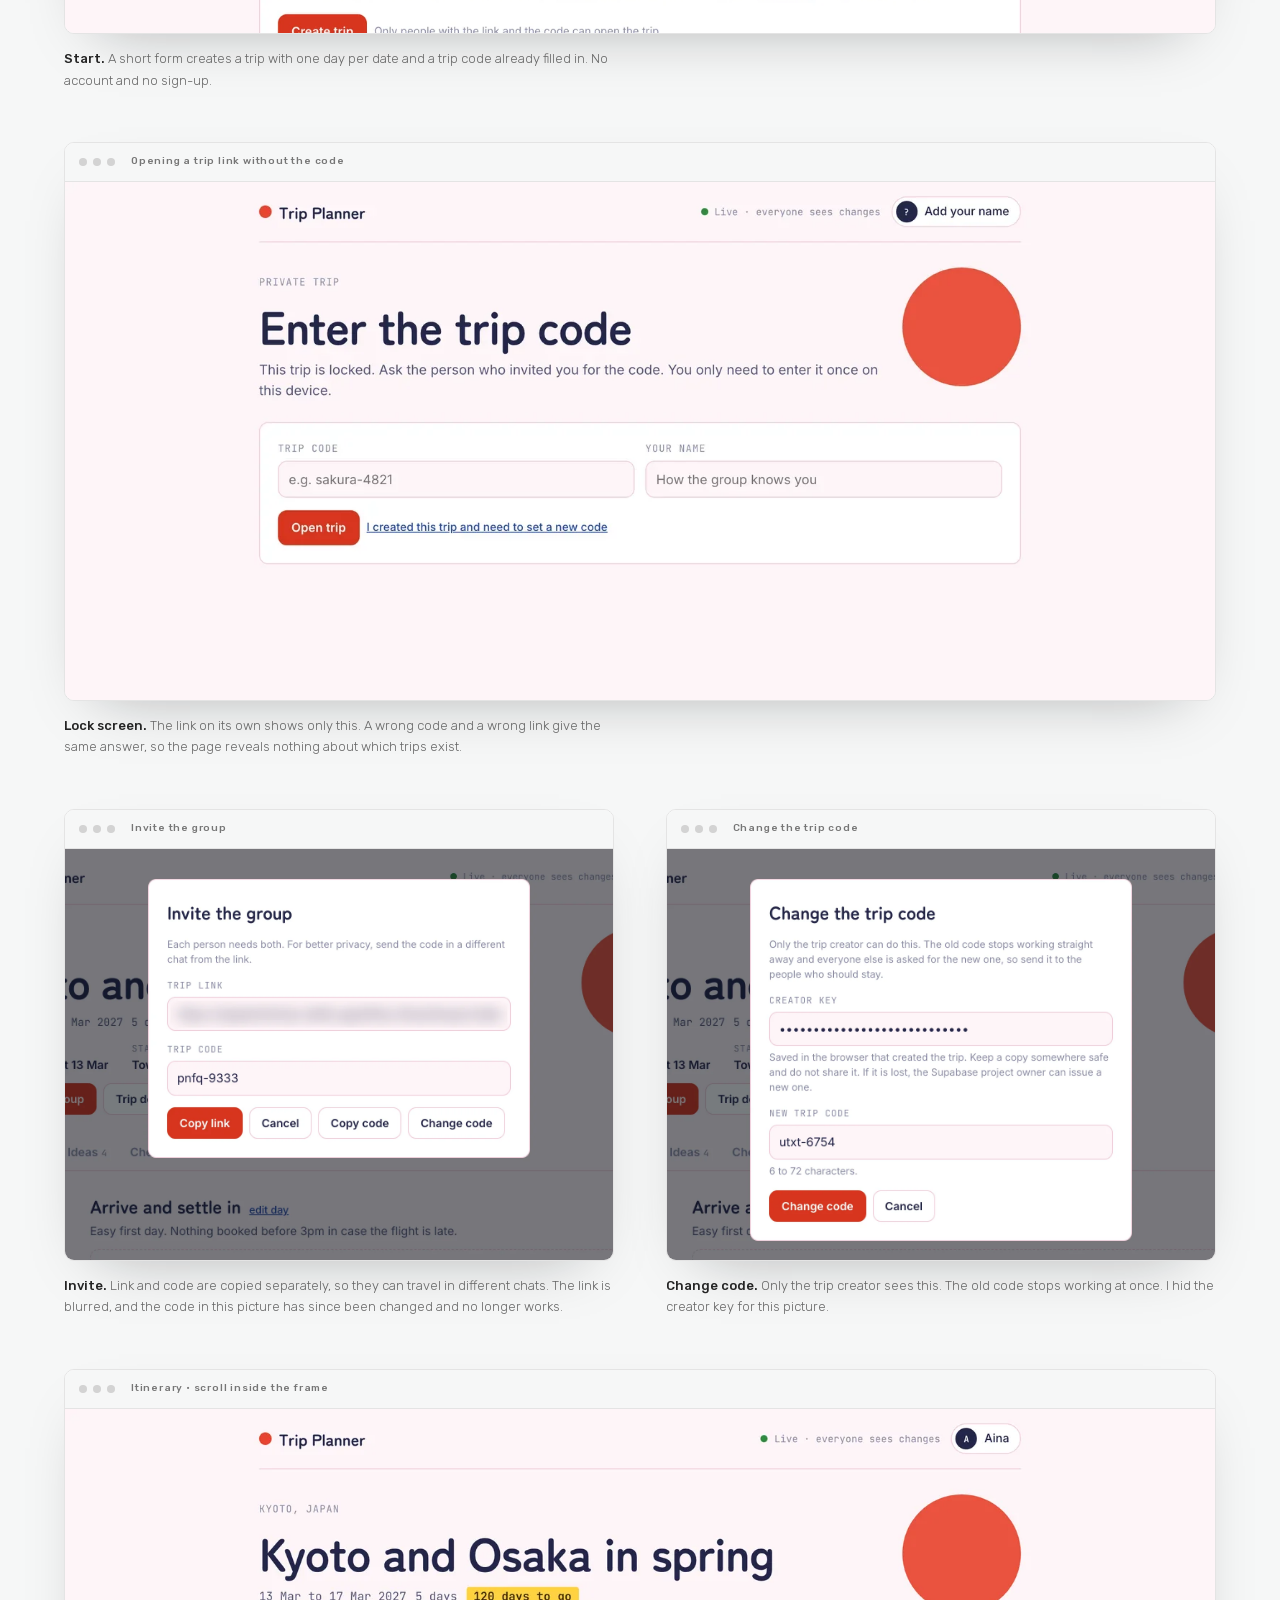
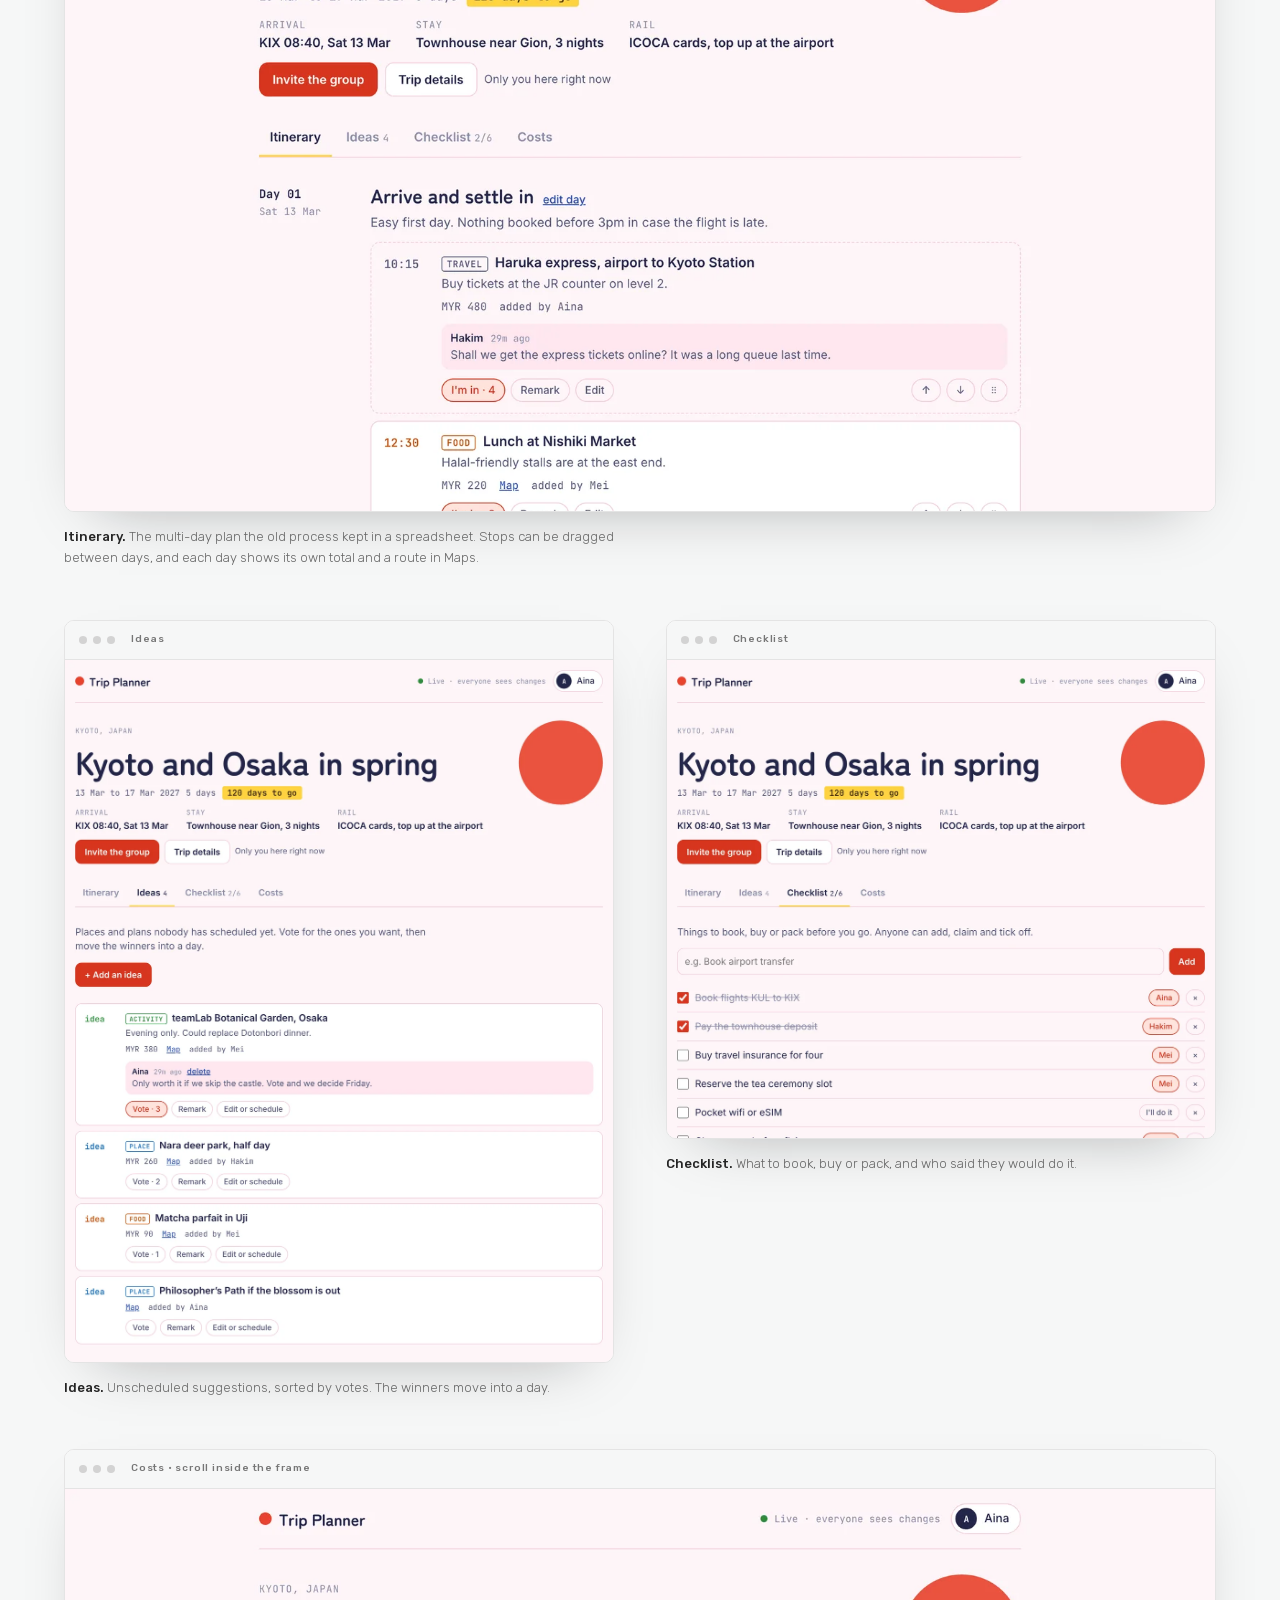
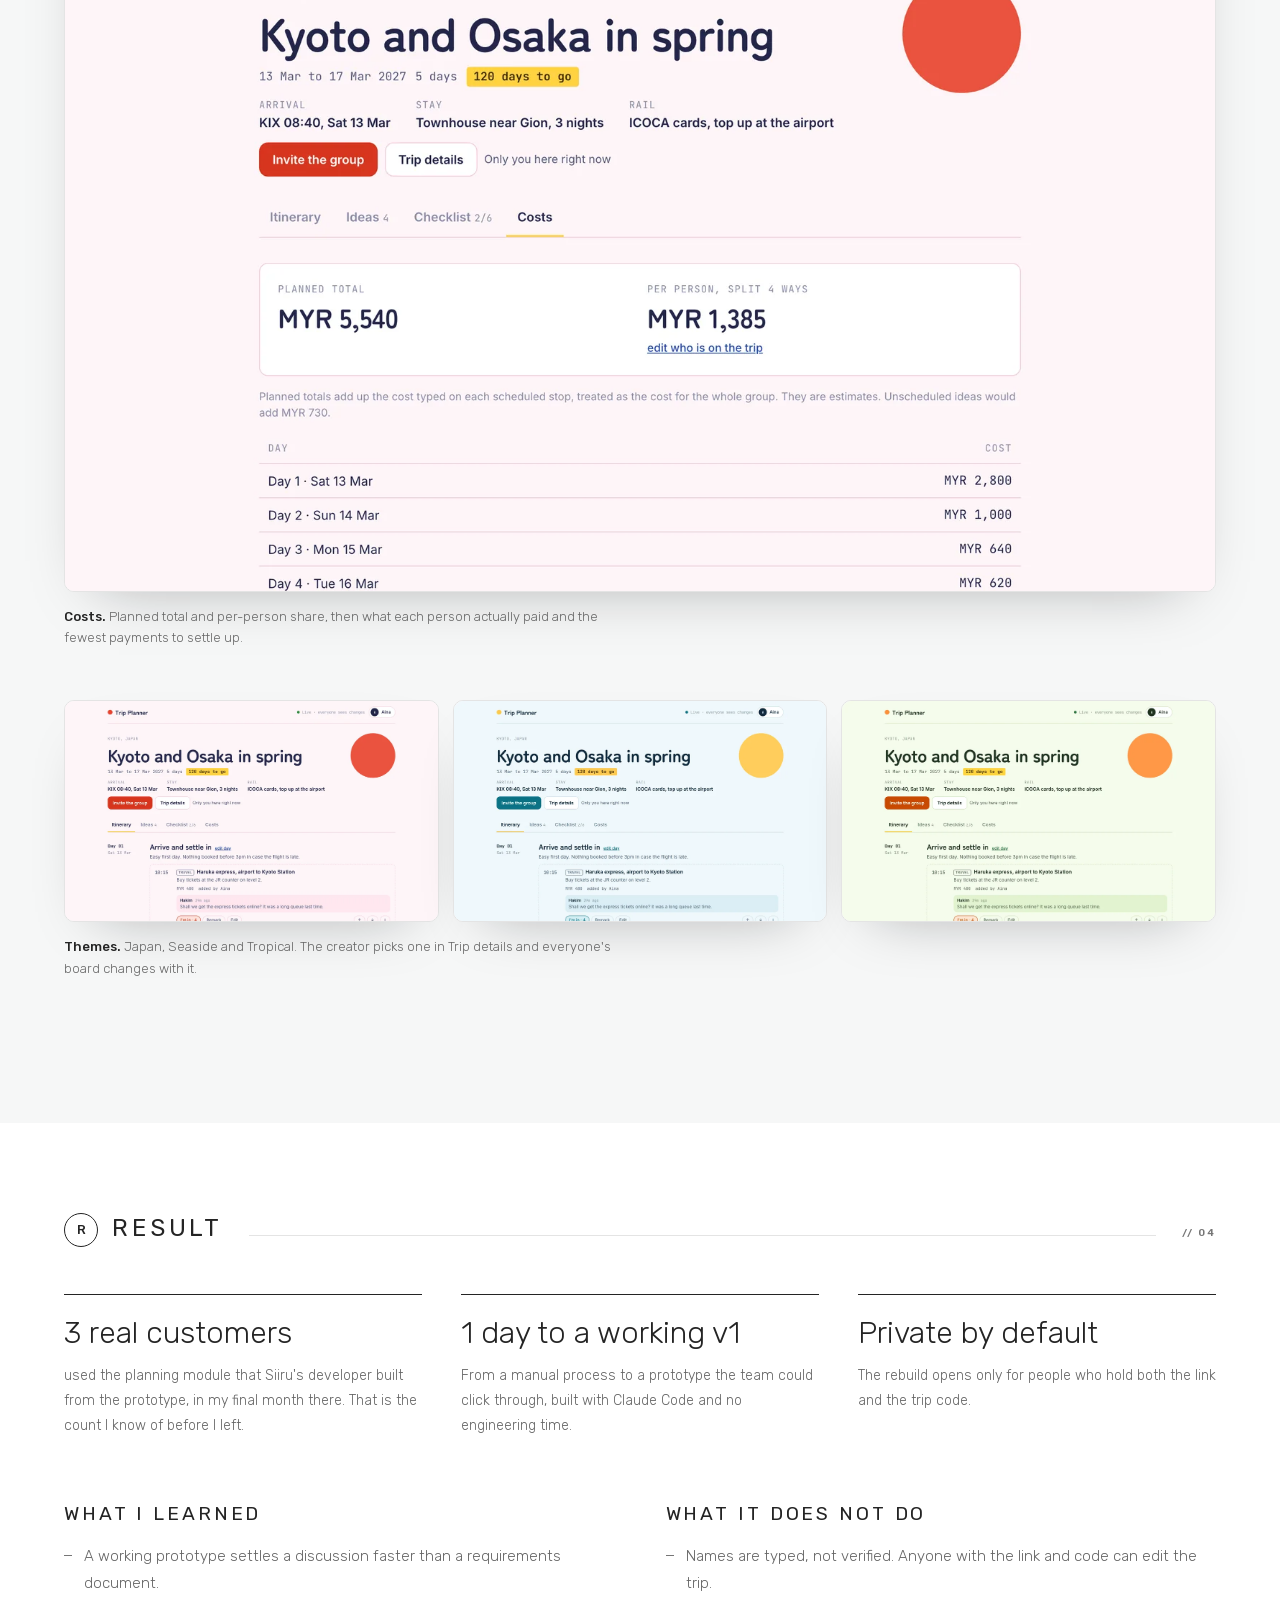
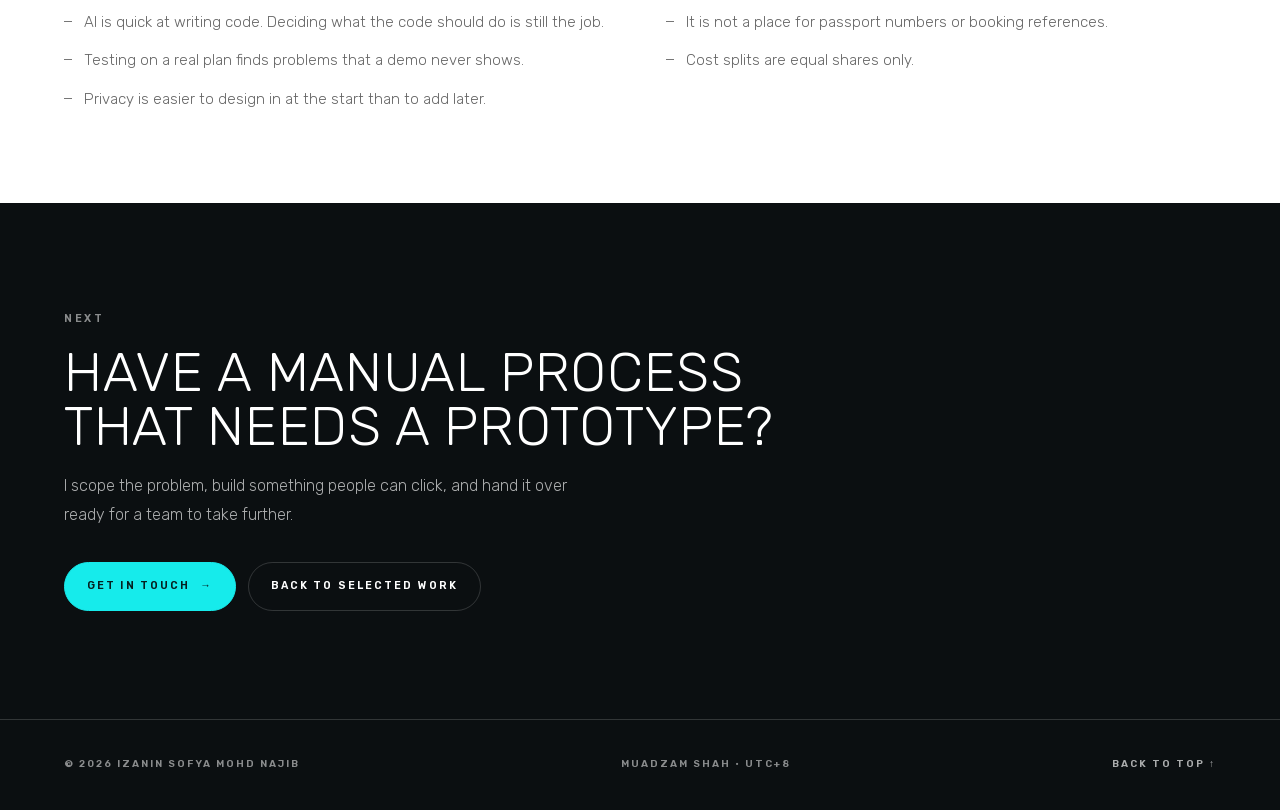
<file: case-studies/private-trip-planner.html>
<!DOCTYPE html>
<html lang="en">
<head>
<meta charset="utf-8">
<meta name="viewport" content="width=device-width, initial-scale=1, viewport-fit=cover">
<title>Private Trip Planner · Case study · Izanin Sofya</title>
<meta name="description" content="How I used AI to prototype a multi-day trip planner that replaced manual bookings, handed it to the team, then rebuilt it as a private planner locked by a trip code.">
<meta name="author" content="Izanin Sofya Mohd Najib">
<meta name="theme-color" content="#ffffff">
<meta property="og:type" content="article">
<meta property="og:title" content="Private Trip Planner · Case study">
<meta property="og:description" content="From manual multi-day bookings to a shared planner, prototyped with AI.">
<meta property="og:url" content="https://izaninsofya.github.io/case-studies/private-trip-planner.html">
<meta property="og:image" content="https://izaninsofya.github.io/assets/case-studies/trip-planner/itinerary-top.webp">
<link rel="canonical" href="https://izaninsofya.github.io/case-studies/private-trip-planner.html">
<link rel="icon" href="data:image/svg+xml,%3Csvg xmlns='http://www.w3.org/2000/svg' viewBox='0 0 32 32'%3E%3Crect width='32' height='32' rx='6' fill='%23242424'/%3E%3Ctext x='16' y='21.5' text-anchor='middle' font-family='Helvetica,Arial,sans-serif' font-size='15' font-weight='700' letter-spacing='0.5' fill='%23ffffff'%3EIS%3C/text%3E%3Crect x='9' y='24.5' width='14' height='2' rx='1' fill='%2316ebeb'/%3E%3C/svg%3E">
<link rel="preload" href="../assets/fonts/rubik-latin.woff2" as="font" type="font/woff2" crossorigin>
<link rel="stylesheet" href="../assets/fonts/rubik.css">
<style>
/* Tokens and type are copied from the home page so the two read as one site. */
:root{
  --paper:#ffffff;
  --tint:#f6f7f7;
  --ink:#242424;
  --ink-2:#656565;
  --ink-3:#767676;
  --line:#e4e4e4;
  --accent:#16ebeb;
  --accent-deep:#0aa8a8;
  --night:#0b0f11;
  --night-line:rgba(255,255,255,.16);
  --night-ink-2:rgba(255,255,255,.66);
  --night-ink-3:rgba(255,255,255,.52);
  --ff:'Rubik','Open Sans','Helvetica Neue',Helvetica,Arial,sans-serif;
  --pad:clamp(20px,5vw,88px);
  --maxw:1320px;
  --ease:cubic-bezier(.16,1,.3,1);
}
*,*::before,*::after{box-sizing:border-box}
html{-webkit-text-size-adjust:100%;scroll-behavior:smooth}
body,h1,h2,h3,h4,p,ul,ol,li,figure,blockquote,dl,dd{margin:0;padding:0}
ul,ol{list-style:none}
img,svg{display:block;max-width:100%}
a{color:inherit;text-decoration:none}
body{
  font-family:var(--ff);font-weight:400;font-size:15px;line-height:1.78;
  color:var(--ink);background:var(--paper);
  -webkit-font-smoothing:antialiased;-moz-osx-font-smoothing:grayscale;overflow-x:hidden;
}
::selection{background:var(--accent);color:#062020}
:focus-visible{outline:2px solid var(--accent-deep);outline-offset:3px;border-radius:2px}

.eyebrow{font-size:10.5px;font-weight:600;letter-spacing:.24em;text-transform:uppercase;line-height:1.6;color:var(--ink-3)}
.display{font-weight:300;font-size:clamp(2.1rem,6.4vw,5rem);line-height:1;letter-spacing:.012em;text-transform:uppercase}
.h2{font-weight:400;font-size:clamp(1.15rem,2.1vw,1.5rem);line-height:1.25;letter-spacing:.16em;text-transform:uppercase}
.h3{font-weight:400;font-size:clamp(1rem,1.5vw,1.2rem);line-height:1.35;letter-spacing:.15em;text-transform:uppercase}
.lead{font-size:clamp(1rem,1.25vw,1.18rem);line-height:1.8;color:var(--ink-2);font-weight:300}
.body{color:var(--ink-2);font-weight:300}
.wrap{width:100%;max-width:var(--maxw);margin-inline:auto;padding-inline:var(--pad)}

/* ---------- Top bar ---------- */
header{
  position:sticky;top:0;z-index:40;background:rgba(255,255,255,.92);
  backdrop-filter:blur(10px);-webkit-backdrop-filter:blur(10px);border-bottom:1px solid var(--line);
}
.bar{display:flex;align-items:center;justify-content:space-between;gap:20px;padding-block:18px}
.brand{font-size:10.5px;font-weight:600;letter-spacing:.24em;text-transform:uppercase;white-space:nowrap}
.brand span{color:var(--ink-3)}
.bar nav{display:flex;gap:clamp(14px,2vw,30px)}
.bar nav a{font-size:10.5px;font-weight:600;letter-spacing:.2em;text-transform:uppercase;color:var(--ink-2);padding:4px 0;border-bottom:1px solid transparent;transition:color .3s var(--ease),border-color .3s var(--ease)}
.bar nav a:hover{color:var(--ink);border-color:var(--accent)}
@media (max-width:720px){.bar nav a.star{display:none}}

/* ---------- Hero ---------- */
.hero{padding-block:clamp(56px,10vh,120px) clamp(40px,6vh,72px)}
.hero .eyebrow{margin-bottom:22px}
.hero .lead{max-width:60ch;margin-top:26px}
.meta{
  display:grid;grid-template-columns:repeat(4,minmax(0,1fr));gap:24px clamp(20px,3vw,48px);
  margin-top:clamp(36px,6vh,64px);padding-top:26px;border-top:1px solid var(--line);
}
.meta dt{font-size:10px;font-weight:600;letter-spacing:.2em;text-transform:uppercase;color:var(--ink-3);margin-bottom:6px}
.meta dd{font-size:14px;line-height:1.6}
@media (max-width:820px){.meta{grid-template-columns:repeat(2,minmax(0,1fr))}}

/* ---------- Screens ---------- */
.shot{border:1px solid var(--line);border-radius:10px;overflow:hidden;background:#fff;box-shadow:0 24px 60px -34px rgba(11,15,17,.35)}
.shot .chrome{display:flex;align-items:center;gap:6px;padding:10px 14px;border-bottom:1px solid var(--line);background:var(--tint)}
.shot .chrome i{width:8px;height:8px;border-radius:50%;background:#d3d3d3}
.shot .chrome span{margin-left:10px;font-size:10px;font-weight:500;letter-spacing:.08em;color:var(--ink-3);white-space:nowrap;overflow:hidden;text-overflow:ellipsis}
.shot img{width:100%;height:auto}
.shot.tall .view{max-height:min(78vh,760px);overflow-y:auto;overscroll-behavior:contain}
figure figcaption{margin-top:14px;font-size:13px;line-height:1.65;color:var(--ink-2);font-weight:300;max-width:70ch}
figure figcaption b{font-weight:500;color:var(--ink)}
.phone{width:min(100%,300px);border:1px solid var(--line);border-radius:30px;padding:10px;background:#fff;box-shadow:0 24px 60px -34px rgba(11,15,17,.35)}
.phone .view{border-radius:21px;overflow:hidden;max-height:560px;overflow-y:auto;overscroll-behavior:contain}
.phone img{width:100%;height:auto}

/* ---------- Sections ---------- */
.sec{padding-block:clamp(64px,10vh,128px)}
.sec.tint{background:var(--tint)}
.sec-head{display:flex;align-items:baseline;gap:clamp(14px,2vw,26px);margin-bottom:clamp(30px,5vh,56px)}
.sec-head .h2{white-space:nowrap}
.sec-head .rule{flex:1;height:1px;background:var(--line)}
.sec-head .idx{font-size:10px;font-weight:600;letter-spacing:.2em;color:var(--ink-3);white-space:nowrap}
.letter{display:inline-grid;place-items:center;width:34px;height:34px;border:1px solid var(--ink);border-radius:50%;font-size:13px;font-weight:500;letter-spacing:0;margin-right:14px;transform:translateY(-2px)}
.cols{display:grid;grid-template-columns:minmax(0,5fr) minmax(0,6fr);gap:clamp(32px,5vw,88px);align-items:start}
@media (max-width:900px){.cols{grid-template-columns:1fr}}
.prose > * + *{margin-top:18px}
.prose p{color:var(--ink-2);font-weight:300;max-width:62ch}
.prose p.lead{color:var(--ink)}
.prose strong{font-weight:500;color:var(--ink)}
.todo{background:#fff6d6;border:1px dashed #d9a400;border-radius:4px;padding:1px 6px;color:#5c4500;font-weight:400;box-decoration-break:clone;-webkit-box-decoration-break:clone}

/* flow of steps */
.flow{display:grid;gap:10px;counter-reset:f}
.flow li{counter-increment:f;display:grid;grid-template-columns:34px 1fr;gap:16px;align-items:start;padding:16px 18px;border:1px solid var(--line);border-radius:8px;background:#fff}
.flow li::before{content:counter(f,decimal-leading-zero);font-size:10px;font-weight:600;letter-spacing:.2em;color:var(--ink-3);padding-top:4px}
.flow b{display:block;font-weight:500;font-size:14px}
.flow span{display:block;font-size:13px;color:var(--ink-2);font-weight:300;line-height:1.6}
.flow li.pain{border-color:#e9b9b4;background:#fff8f7}
.flow-note{margin-top:14px;font-size:12px;color:var(--ink-3)}

.goals{display:grid;gap:0;border-top:1px solid var(--line)}
.goals li{display:grid;grid-template-columns:120px 1fr;gap:20px;padding:18px 0;border-bottom:1px solid var(--line)}
.goals b{font-size:10px;font-weight:600;letter-spacing:.2em;text-transform:uppercase;color:var(--ink-3);padding-top:4px}
.goals span{color:var(--ink-2);font-weight:300}
@media (max-width:520px){.goals li{grid-template-columns:1fr;gap:4px}}

/* action steps */
.step{padding-block:clamp(40px,6vh,72px);border-top:1px solid var(--line)}
.step:first-of-type{border-top:0;padding-top:0}
.step-tag{display:flex;align-items:center;gap:12px;margin-bottom:16px}
.step-tag i{width:8px;height:8px;border-radius:50%;background:var(--accent)}
.loop{display:grid;grid-template-columns:repeat(4,minmax(0,1fr));gap:12px}
.loop li{border:1px solid var(--line);border-radius:8px;padding:18px;background:#fff}
.loop b{display:block;font-size:11px;font-weight:600;letter-spacing:.16em;text-transform:uppercase;margin-bottom:8px}
.loop span{font-size:13px;color:var(--ink-2);font-weight:300;line-height:1.6;display:block}
@media (max-width:900px){.loop{grid-template-columns:repeat(2,minmax(0,1fr))}}
@media (max-width:480px){.loop{grid-template-columns:1fr}}
.quote{border-left:2px solid var(--accent);padding:6px 0 6px 20px;font-size:14px;color:var(--ink-2);font-weight:300;max-width:62ch}
.quote cite{display:block;margin-top:8px;font-style:normal;font-size:10px;font-weight:600;letter-spacing:.2em;text-transform:uppercase;color:var(--ink-3)}

.gallery{display:grid;grid-template-columns:repeat(2,minmax(0,1fr));gap:clamp(28px,4vw,56px);margin-top:clamp(32px,5vh,56px)}
.gallery .wide{grid-column:1 / -1}
@media (max-width:860px){.gallery{grid-template-columns:1fr}}
.duo{display:grid;grid-template-columns:minmax(0,1fr) 300px;gap:clamp(24px,4vw,56px);align-items:start}
@media (max-width:860px){.duo{grid-template-columns:1fr}.duo .phone{margin-inline:auto}}
.disclaimer{margin-top:clamp(32px,5vh,56px);border-left:2px solid var(--accent);background:#fff;padding:18px 22px;font-size:13.5px;line-height:1.7;color:var(--ink-2);font-weight:300;max-width:78ch}
.disclaimer b{display:block;font-size:10px;font-weight:600;letter-spacing:.2em;text-transform:uppercase;color:var(--ink);margin-bottom:6px}
.disclaimer + .gallery{margin-top:clamp(24px,4vh,40px)}
.scope{display:grid;grid-template-columns:minmax(0,4fr) minmax(0,7fr);gap:14px;margin-top:28px}
.scope-col{border:1px solid var(--line);border-radius:8px;background:#fff;padding:24px}
.scope-col.new{border-color:var(--ink)}
.scope-col .eyebrow{margin-bottom:14px}
.scope-col.new .eyebrow{color:var(--accent-deep)}
.scope-col ul{display:grid;gap:10px}
.scope-col li{position:relative;padding-left:20px;font-size:14px;line-height:1.6;color:var(--ink-2);font-weight:300}
.scope-col li::before{content:"";position:absolute;left:0;top:.8em;width:8px;height:1px;background:var(--ink-3)}
.scope-col li b{font-weight:500;color:var(--ink)}
@media (max-width:820px){.scope{grid-template-columns:1fr}}
.themes{display:grid;grid-template-columns:repeat(3,minmax(0,1fr));gap:14px}
@media (max-width:700px){.themes{grid-template-columns:1fr}}
.pending{border:1px dashed #d9a400;border-radius:10px;background:#fffbea;padding:26px;color:#5c4500;font-size:13px;line-height:1.7}
.pending b{display:block;font-size:10px;font-weight:600;letter-spacing:.2em;text-transform:uppercase;margin-bottom:8px}

/* access model */
.access{display:grid;grid-template-columns:1fr auto 1fr auto 1fr;gap:14px;align-items:stretch;margin-top:28px}
.access .box{border:1px solid var(--line);border-radius:8px;padding:20px;background:#fff}
.access .box b{display:block;font-size:10px;font-weight:600;letter-spacing:.2em;text-transform:uppercase;color:var(--ink-3);margin-bottom:10px}
.access .box p{font-size:14px;line-height:1.55}
.access .box small{display:block;margin-top:8px;font-size:12.5px;color:var(--ink-2);font-weight:300;line-height:1.6}
.access .box.lock{background:var(--night);border-color:var(--night);color:#fff}
.access .box.lock b{color:var(--accent)}
.access .box.lock small{color:var(--night-ink-2)}
.access .arr{display:grid;place-items:center;color:var(--ink-3);font-size:18px}
@media (max-width:900px){.access{grid-template-columns:1fr}.access .arr{transform:rotate(90deg);padding:2px 0}}

.compare{width:100%;border-collapse:collapse;margin-top:28px;font-size:14px}
.compare th,.compare td{text-align:left;padding:14px 16px 14px 0;border-bottom:1px solid var(--line);vertical-align:top}
.compare th{font-size:10px;font-weight:600;letter-spacing:.2em;text-transform:uppercase;color:var(--ink-3)}
.compare td{color:var(--ink-2);font-weight:300}
.compare td:first-child{color:var(--ink);font-weight:400;width:26%}
.tbl-scroll{overflow-x:auto}

/* results */
.results{display:grid;grid-template-columns:repeat(3,minmax(0,1fr));gap:clamp(20px,3vw,44px)}
.results li{border-top:1px solid var(--ink);padding-top:20px}
.results b{display:block;font-weight:300;font-size:clamp(1.3rem,2.4vw,1.9rem);line-height:1.2;margin-bottom:12px}
.results span{color:var(--ink-2);font-weight:300;font-size:14px;display:block}
@media (max-width:820px){.results{grid-template-columns:1fr}}
.learn{display:grid;grid-template-columns:repeat(2,minmax(0,1fr));gap:clamp(24px,4vw,64px);margin-top:clamp(40px,7vh,80px)}
@media (max-width:820px){.learn{grid-template-columns:1fr}}
.learn ul{display:grid;gap:12px;margin-top:16px}
.learn li{position:relative;padding-left:20px;color:var(--ink-2);font-weight:300}
.learn li::before{content:"";position:absolute;left:0;top:.8em;width:8px;height:1px;background:var(--ink-3)}

/* closing */
.cta{background:var(--night);color:#fff;padding-block:clamp(72px,12vh,140px)}
.cta .lead{color:var(--night-ink-2);max-width:52ch;margin-top:18px}
.btns{display:flex;flex-wrap:wrap;gap:12px;margin-top:32px}
.btn{display:inline-flex;align-items:center;gap:10px;font-size:10.5px;font-weight:600;letter-spacing:.2em;text-transform:uppercase;padding:14px 22px;border:1px solid var(--night-line);border-radius:999px;transition:border-color .3s var(--ease),background .3s var(--ease),color .3s var(--ease)}
.btn:hover{border-color:var(--accent)}
.btn.solid{background:var(--accent);border-color:var(--accent);color:#062020}
.btn.solid:hover{background:#fff;border-color:#fff}
footer{background:var(--night);color:var(--night-ink-3);border-top:1px solid var(--night-line);padding:clamp(28px,4vh,44px) 0}
.foot{display:flex;align-items:center;justify-content:space-between;gap:20px;flex-wrap:wrap;font-size:10px;font-weight:600;letter-spacing:.2em;text-transform:uppercase}
.foot a{color:var(--night-ink-2)}
.foot a:hover{color:#fff}

.rv{opacity:0;transform:translate3d(0,22px,0);transition:opacity .9s var(--ease),transform .9s var(--ease)}
.rv.in{opacity:1;transform:none}
@media (prefers-reduced-motion:reduce){.rv{opacity:1;transform:none;transition:none}html{scroll-behavior:auto}}
.no-js .rv{opacity:1;transform:none}
</style>
</head>
<body class="no-js">

<header>
  <div class="wrap bar">
    <a class="brand" href="../index.html#work"><span aria-hidden="true">←</span> <b>Izanin Sofya</b> <span>/ Work</span></a>
    <nav aria-label="Case study sections">
      <a class="star" href="#situation">Situation</a>
      <a class="star" href="#task">Task</a>
      <a class="star" href="#action">Action</a>
      <a class="star" href="#result">Result</a>
      <a href="../index.html#contact">Contact</a>
    </nav>
  </div>
</header>

<main id="top">

<!-- ===================== HERO ===================== -->
<section class="hero">
  <div class="wrap">
    <p class="eyebrow">Case study · Built with AI</p>
    <h1 class="display">Private<br>Trip Planner</h1>
    <p class="lead">
      Multi-day private bookings at Siiru were planned by hand. I used AI to prototype a planner that
      put the whole trip on one shared board, handed it to the team, then rebuilt my own version
      that only the travelling group can open.
    </p>
    <dl class="meta">
      <div><dt>My role</dt><dd>Problem framing, prototype, testing, handoff, rebuild</dd></div>
      <div><dt>When</dt><dd>Prototype, Sep 2026 · Rebuild, Nov 2026</dd></div>
      <div><dt>Built with</dt><dd>Claude Code, one HTML file, Supabase, Netlify</dd></div>
      <div><dt>Status</dt><dd>Prototype adopted by Siiru · Rebuild is my own</dd></div>
    </dl>
  </div>
</section>

<section style="padding-bottom:clamp(56px,9vh,112px)">
  <div class="wrap">
    <figure class="duo rv">
      <div>
        <div class="shot">
          <div class="chrome"><i></i><i></i><i></i><span>Private Trip Planner · Itinerary</span></div>
          <img src="../assets/case-studies/trip-planner/itinerary-top.webp" width="1600" height="1025" alt="The planner's itinerary board for a five-day Kyoto and Osaka trip, with day one's stops listed by time.">
        </div>
        <figcaption><b>The rebuilt planner.</b> Every screen on this page is the real app, filled with an invented demo trip.</figcaption>
      </div>
      <div class="phone" aria-label="The same itinerary on a phone">
        <div class="view" tabindex="0"><img src="../assets/case-studies/trip-planner/itinerary-phone.webp" width="780" height="4000" loading="lazy" alt="The itinerary board on a phone-width screen."></div>
      </div>
    </figure>
  </div>
</section>

<!-- ===================== SITUATION ===================== -->
<section class="sec tint" id="situation">
  <div class="wrap">
    <div class="sec-head">
      <h2 class="h2"><span class="letter">S</span>Situation</h2>
      <span class="rule"></span><span class="idx">// 01</span>
    </div>
    <div class="cols">
      <div class="prose rv">
        <p class="lead">A private trip is not one booking. It is a plan that runs over several days, and every day has its own stops, times and costs.</p>
        <p>
          At Siiru, these multi-day plans were put together manually. Support and Sales collected what
          the customer wanted, built the itinerary by hand in Google Workspace, and sent it back for review.
        </p>
        <p>
          The slow part was not writing the first plan. It was every change after it. One swapped day
          meant editing the plan, exporting it again and sending a new copy, while older copies were
          still sitting in people's chats.
        </p>
        <p>
          Customers sent their requests, edits and extra details to Support over WhatsApp, and
          <strong>more than ten rounds of changes</strong> on one booking was normal. A booking was never
          really finished. It stayed a work in progress until the day the customer travelled.
        </p>
      </div>
      <div class="rv">
        <p class="eyebrow" style="margin-bottom:16px">How a multi-day booking moved, before</p>
        <ol class="flow">
          <li><div><b>Enquiry arrives</b><span>Dates, group size and wishes come in over WhatsApp.</span></div></li>
          <li><div><b>Plan built by hand</b><span>Support or Sales types the day-by-day itinerary into a spreadsheet.</span></div></li>
          <li><div><b>Exported and sent</b><span>A fixed copy goes to the customer to review.</span></div></li>
          <li class="pain"><div><b>Changes come back</b><span>Edit, export, resend. Ten rounds or more, right up to the travel date.</span></div></li>
          <li class="pain"><div><b>Copies drift apart</b><span>Nobody is sure which version is the current one.</span></div></li>
        </ol>
      </div>
    </div>
  </div>
</section>

<!-- ===================== TASK ===================== -->
<section class="sec" id="task">
  <div class="wrap">
    <div class="sec-head">
      <h2 class="h2"><span class="letter">T</span>Task</h2>
      <span class="rule"></span><span class="idx">// 02</span>
    </div>
    <div class="cols">
      <div class="prose rv">
        <p class="lead">Show that one live plan could replace the back-and-forth, without asking engineering for time first.</p>
        <p>
          I manage delivery. I am not an engineer. So the task I set myself was narrow: build something
          real enough for the team to click through and judge, quickly, and let the prototype make the
          argument that a document could not.
        </p>
      </div>
      <ul class="goals rv">
        <li><b>Goal</b><span>A multi-day plan that lives at one link and is always the current version.</span></li>
        <li><b>For whom</b><span>The team building the plan, and the group who will travel on it.</span></li>
        <li><b>Constraint</b><span>No engineering time and no budget. It had to be something I could build and change myself.</span></li>
        <li><b>Done when</b><span>The team could use it on a real multi-day booking and decide whether to build it properly.</span></li>
      </ul>
    </div>
  </div>
</section>

<!-- ===================== ACTION ===================== -->
<section class="sec tint" id="action">
  <div class="wrap">
    <div class="sec-head">
      <h2 class="h2"><span class="letter">A</span>Action</h2>
      <span class="rule"></span><span class="idx">// 03</span>
    </div>

    <!-- Step 1 -->
    <div class="step">
      <div class="step-tag"><i></i><span class="eyebrow">Step 1 · Prototype with AI</span></div>
      <div class="cols">
        <div class="prose rv">
          <h3 class="h3">I wrote the brief. AI wrote the code.</h3>
          <p>
            I treated the AI like a developer on my team. It got what I would give any developer: the
            problem, who it is for, what a finished screen must do, and what to leave out. Then I
            tested each version the way a customer would, and sent back what broke.
          </p>
          <p>
            Keeping the whole planner in one HTML file was a deliberate choice. There was nothing to
            install and nothing to deploy. I could open it, test it and share it in the same minute.
          </p>
          <p>
            I built it with <strong>Claude Code</strong>. Version one of the prototype took
            <strong>one day</strong>.
          </p>
        </div>
        <div class="rv">
          <ul class="loop">
            <li><b>Frame</b><span>Write the problem and the user in plain words before any screen.</span></li>
            <li><b>Prompt</b><span>Ask for one working slice at a time, not the whole product.</span></li>
            <li><b>Test</b><span>Plan a real trip in it. Note every point where I hesitated.</span></li>
            <li><b>Tighten</b><span>Send the notes back. Cut anything the trip did not need.</span></li>
          </ul>
          <blockquote class="quote" style="margin-top:24px">
            &ldquo;Plan and challenge my requests, do not commit without my approval.&rdquo;
            <cite>My standing instruction to Claude Code</cite>
          </blockquote>
          <p class="body" style="margin-top:16px;font-size:14px;max-width:62ch">
            That one line set the working relationship. The AI had to push back on a weak request
            before building it, and nothing was saved until I had read it and agreed.
          </p>
        </div>
      </div>
    </div>

    <!-- Step 2 -->
    <div class="step">
      <div class="step-tag"><i></i><span class="eyebrow">Step 2 · Handoff</span></div>
      <div class="cols">
        <div class="prose rv">
          <h3 class="h3">The prototype became Siiru's.</h3>
          <p>
            The original prototype now belongs to Siiru. The team used it as the starting point for an
            integrated system that connects trip planning with their other services.
          </p>
          <p>
            That is the outcome a prototype should have. It did its job when it stopped being mine. It is
            also why none of its screens appear on this page.
          </p>
        </div>
        <div class="rv">
          <ul class="goals">
            <li><b>Handed over</b><span>The working prototype and the thinking behind each screen, in my final month at Siiru.</span></li>
            <li><b>Used for</b><span>The base of an integrated planning system inside Siiru.</span></li>
            <li><b>Not shown</b><span>Anything that belongs to Siiru or its customers.</span></li>
          </ul>
        </div>
      </div>
    </div>

    <!-- Step 3 -->
    <div class="step">
      <div class="step-tag"><i></i><span class="eyebrow">Step 3 · Rebuild</span></div>
      <div class="prose rv">
        <h3 class="h3">I rebuilt it from scratch, for the people on the trip.</h3>
        <p>
          I still wanted a planner for my own trips, so I built a new one. It shares the idea with the
          first prototype and none of the code.
        </p>
        <p>
          The Siiru prototype was built for a booking process. It held the itinerary for several days
          and locations, remarks on each stop, and the appointed vendor's details. That was the right
          scope for the team. It was not enough for a group of friends or a family, who also need to
          decide together, share the tasks and split the bill.
        </p>
        <p>
          So the rebuild adds the personal parts, lets each trip look the way the group likes, and puts
          a wall in front of all of it.
        </p>
      </div>

      <div class="scope rv">
        <div class="scope-col">
          <p class="eyebrow">Prototype at Siiru</p>
          <ul>
            <li>Itinerary across several days and locations</li>
            <li>Remarks on each stop</li>
            <li>Appointed vendor information</li>
          </ul>
        </div>
        <div class="scope-col new">
          <p class="eyebrow">My rebuild adds</p>
          <ul>
            <li><b>Ideas tab.</b> Suggest places and vote before anything is scheduled.</li>
            <li><b>Checklist.</b> What to book, buy or pack, and who has claimed it.</li>
            <li><b>Cost sharing.</b> Planned totals, who paid what, and who owes whom.</li>
            <li><b>Three themes.</b> Japan, Seaside or Tropical, chosen per trip.</li>
            <li><b>Security wall.</b> A trip code that only group members hold.</li>
          </ul>
        </div>
      </div>

      <div class="prose rv" style="margin-top:clamp(36px,6vh,64px)">
        <h3 class="h3">The harder question: who should be allowed in?</h3>
        <p>
          A trip plan is more personal than it looks. It says who is travelling, where they sleep each
          night, and which days their home is empty. A link is easy to forward and hard to take back,
          so a link on its own could not be the lock.
        </p>
        <p>
          I weighed three options. <strong>An open link</strong> is the easiest to use and protects
          nobody. <strong>Accounts and passwords</strong> are safe, but nobody in a family group wants
          to sign up for a holiday. <strong>A shared code</strong> sits between the two. It works like
          a Wi-Fi password, which every group already understands.
        </p>
        <p>
          A code raises its own questions, so I answered those too. If someone leaves the group, the
          creator changes the code and the old one stops working at once. If the code is lost, it
          cannot be read back, only replaced, because it is never stored in readable form. And only
          the creator can change it, using a second key that stays in their own browser.
        </p>
        <p>
          The result is a <strong>trip code</strong>. Each trip has its own link and its own code.
          A person needs both. The link alone opens a lock screen and nothing else.
        </p>
      </div>

      <div class="access rv" role="group" aria-label="How access to a trip works">
        <div class="box"><b>What a member has</b><p>The trip link and the trip code</p><small>Sent in two separate chats. The code is remembered on that device after the first entry.</small></div>
        <div class="arr" aria-hidden="true">→</div>
        <div class="box"><b>What the page can do</b><p>Call six database functions</p><small>Five check the trip code first. Changing the code needs the creator's own key instead.</small></div>
        <div class="arr" aria-hidden="true">→</div>
        <div class="box lock"><b>What stays locked</b><p>The tables themselves</p><small>No direct reads or writes. Codes are stored as bcrypt hashes, so a lost code is replaced, never read back.</small></div>
      </div>

      <div class="tbl-scroll rv">
        <table class="compare">
          <thead><tr><th>What the rebuild adds</th><th>Why it matters to the group</th></tr></thead>
          <tbody>
            <tr><td>Trip code on every trip</td><td>Only group members can open or edit the plan.</td></tr>
            <tr><td>Creator-only "Change code"</td><td>Removing someone is one step: change the code and send the new one to those who stay.</td></tr>
            <tr><td>Live updates</td><td>An edit on one phone shows on everyone's board as it happens.</td></tr>
            <tr><td>Ideas and votes</td><td>The group decides together before anything goes on a day.</td></tr>
            <tr><td>Checklist with owners</td><td>Each task to book or buy has a name next to it.</td></tr>
            <tr><td>Costs and settle-up</td><td>The board works out who owes whom.</td></tr>
            <tr><td>Three colour themes</td><td>The trip feels like the group's own, not a company form.</td></tr>
          </tbody>
        </table>
      </div>

      <p class="disclaimer rv" role="note">
        <b>About these screens</b>
        None of this is a real trip or plan. The people, places, dates and costs are invented for the demo,
        and any discrepancy is intentional, for discussion purposes. The planner itself is private and is
        not open to the public.
      </p>

      <div class="gallery">
        <figure class="wide rv">
          <div class="shot">
            <div class="chrome"><i></i><i></i><i></i><span>Start a new trip</span></div>
            <img src="../assets/case-studies/trip-planner/home.webp" width="1600" height="950" loading="lazy" alt="The planner's start screen with a form for trip name, destination, dates, your name, currency and a generated trip code.">
          </div>
          <figcaption><b>Start.</b> A short form creates a trip with one day per date and a trip code already filled in. No account and no sign-up.</figcaption>
        </figure>

        <figure class="wide rv">
          <div class="shot">
            <div class="chrome"><i></i><i></i><i></i><span>Opening a trip link without the code</span></div>
            <img src="../assets/case-studies/trip-planner/lock.webp" width="1600" height="720" loading="lazy" alt="The lock screen titled Enter the trip code, with fields for the trip code and your name.">
          </div>
          <figcaption><b>Lock screen.</b> The link on its own shows only this. A wrong code and a wrong link give the same answer, so the page reveals nothing about which trips exist.</figcaption>
        </figure>

        <figure class="rv">
          <div class="shot">
            <div class="chrome"><i></i><i></i><i></i><span>Invite the group</span></div>
            <img src="../assets/case-studies/trip-planner/invite.webp" width="1320" height="990" loading="lazy" alt="The Invite the group panel showing the trip link, the trip code, and buttons to copy each one or change the code.">
          </div>
          <figcaption><b>Invite.</b> Link and code are copied separately, so they can travel in different chats. The link is blurred, and the code in this picture has since been changed and no longer works.</figcaption>
        </figure>

        <figure class="rv">
          <div class="shot">
            <div class="chrome"><i></i><i></i><i></i><span>Change the trip code</span></div>
            <img src="../assets/case-studies/trip-planner/change-code.webp" width="1320" height="990" loading="lazy" alt="The Change the trip code panel with a hidden creator key field and a new trip code field.">
          </div>
          <figcaption><b>Change code.</b> Only the trip creator sees this. The old code stops working at once. I hid the creator key for this picture.</figcaption>
        </figure>

        <figure class="wide rv">
          <div class="shot tall">
            <div class="chrome"><i></i><i></i><i></i><span>Itinerary · scroll inside the frame</span></div>
            <div class="view" tabindex="0"><img src="../assets/case-studies/trip-planner/itinerary.webp" width="1600" height="2250" loading="lazy" alt="The full itinerary board showing day one and day two, each stop with a time, type, cost, remarks and an I'm in count."></div>
          </div>
          <figcaption><b>Itinerary.</b> The multi-day plan the old process kept in a spreadsheet. Stops can be dragged between days, and each day shows its own total and a route in Maps.</figcaption>
        </figure>

        <figure class="rv">
          <div class="shot tall">
            <div class="chrome"><i></i><i></i><i></i><span>Ideas</span></div>
            <div class="view" tabindex="0"><img src="../assets/case-studies/trip-planner/ideas.webp" width="1200" height="1649" loading="lazy" alt="The Ideas tab listing unscheduled places with vote counts and remarks."></div>
          </div>
          <figcaption><b>Ideas.</b> Unscheduled suggestions, sorted by votes. The winners move into a day.</figcaption>
        </figure>

        <figure class="rv">
          <div class="shot tall">
            <div class="chrome"><i></i><i></i><i></i><span>Checklist</span></div>
            <div class="view" tabindex="0"><img src="../assets/case-studies/trip-planner/checklist.webp" width="1200" height="1047" loading="lazy" alt="The Checklist tab with tasks, two ticked off, and the name of the person who claimed each one."></div>
          </div>
          <figcaption><b>Checklist.</b> What to book, buy or pack, and who said they would do it.</figcaption>
        </figure>

        <figure class="wide rv">
          <div class="shot tall">
            <div class="chrome"><i></i><i></i><i></i><span>Costs · scroll inside the frame</span></div>
            <div class="view" tabindex="0"><img src="../assets/case-studies/trip-planner/costs.webp" width="1600" height="2131" loading="lazy" alt="The Costs tab with planned total, per-person share, cost per day and category, logged expenses and who owes whom."></div>
          </div>
          <figcaption><b>Costs.</b> Planned total and per-person share, then what each person actually paid and the fewest payments to settle up.</figcaption>
        </figure>

        <figure class="wide rv">
          <div class="themes">
            <div class="shot"><img src="../assets/case-studies/trip-planner/theme-japan.webp" width="1000" height="591" loading="lazy" alt="The itinerary in the Japan theme, pink with a red sun."></div>
            <div class="shot"><img src="../assets/case-studies/trip-planner/theme-seaside.webp" width="1000" height="591" loading="lazy" alt="The itinerary in the Seaside theme, pale blue with a yellow sun."></div>
            <div class="shot"><img src="../assets/case-studies/trip-planner/theme-tropical.webp" width="1000" height="591" loading="lazy" alt="The itinerary in the Tropical theme, pale green with an orange sun."></div>
          </div>
          <figcaption><b>Themes.</b> Japan, Seaside and Tropical. The creator picks one in Trip details and everyone's board changes with it.</figcaption>
        </figure>
      </div>
    </div>
  </div>
</section>

<!-- ===================== RESULT ===================== -->
<section class="sec" id="result">
  <div class="wrap">
    <div class="sec-head">
      <h2 class="h2"><span class="letter">R</span>Result</h2>
      <span class="rule"></span><span class="idx">// 04</span>
    </div>
    <ul class="results rv">
      <li><b>3 real customers</b><span>used the planning module that Siiru's developer built from the prototype, in my final month there. That is the count I know of before I left.</span></li>
      <li><b>1 day to a working v1</b><span>From a manual process to a prototype the team could click through, built with Claude Code and no engineering time.</span></li>
      <li><b>Private by default</b><span>The rebuild opens only for people who hold both the link and the trip code.</span></li>
    </ul>

    <div class="learn">
      <div class="rv">
        <h3 class="h3">What I learned</h3>
        <ul>
          <li>A working prototype settles a discussion faster than a requirements document.</li>
          <li>AI is quick at writing code. Deciding what the code should do is still the job.</li>
          <li>Testing on a real plan finds problems that a demo never shows.</li>
          <li>Privacy is easier to design in at the start than to add later.</li>
        </ul>
      </div>
      <div class="rv">
        <h3 class="h3">What it does not do</h3>
        <ul>
          <li>Names are typed, not verified. Anyone with the link and code can edit the trip.</li>
          <li>It is not a place for passport numbers or booking references.</li>
          <li>Cost splits are equal shares only.</li>
        </ul>
      </div>
    </div>
  </div>
</section>

<!-- ===================== CLOSING ===================== -->
<section class="cta">
  <div class="wrap">
    <p class="eyebrow" style="color:var(--night-ink-3);margin-bottom:18px">Next</p>
    <h2 class="display" style="font-size:clamp(1.8rem,4.6vw,3.4rem)">Have a manual process<br>that needs a prototype?</h2>
    <p class="lead">I scope the problem, build something people can click, and hand it over ready for a team to take further.</p>
    <div class="btns">
      <a class="btn solid" href="../index.html#contact">Get in touch <span aria-hidden="true">→</span></a>
      <a class="btn" href="../index.html#work">Back to selected work</a>
    </div>
  </div>
</section>

</main>

<footer>
  <div class="wrap foot">
    <span>© 2026 Izanin Sofya Mohd Najib</span>
    <span>Muadzam Shah · UTC+8</span>
    <a href="#top" onclick="window.scrollTo({top:0,behavior:'smooth'});return false">Back to top <span aria-hidden="true">↑</span></a>
  </div>
</footer>

<script>
document.body.classList.remove('no-js');
(function(){
  // Reveal anything at or above the bottom of the viewport, so nothing stays hidden if a scroll jumps past it.
  var els = [].slice.call(document.querySelectorAll('.rv')), queued = false;
  function check(){
    queued = false;
    var limit = window.innerHeight * 0.94;
    els = els.filter(function(e){ if(e.getBoundingClientRect().top < limit){ e.classList.add('in'); return false; } return true; });
    if(!els.length){ removeEventListener('scroll', onScroll); removeEventListener('resize', onScroll); }
  }
  function onScroll(){ if(!queued){ queued = true; requestAnimationFrame(check); } }
  addEventListener('scroll', onScroll, { passive:true }); addEventListener('resize', onScroll);
  addEventListener('load', check); check();
})();
</script>
</body>
</html>
</file>
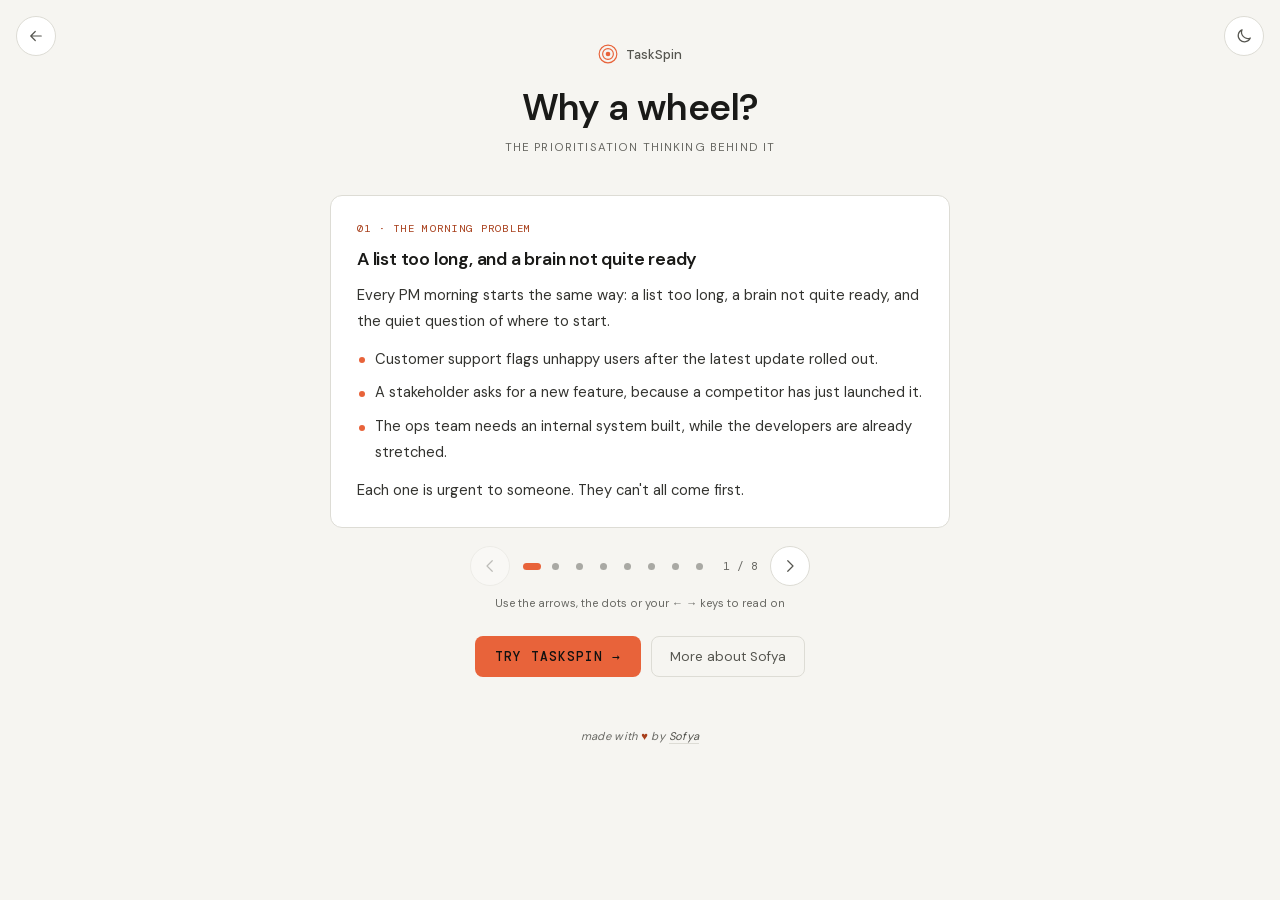
<file: taskspin/story.html>
<!DOCTYPE html>
<html lang="en">
<head>
<meta charset="UTF-8">
<meta name="viewport" content="width=device-width, initial-scale=1.0">
<title>Why a wheel? · TaskSpin</title>
<meta name="description" content="The prioritisation thinking behind TaskSpin, a spin-the-wheel to-do list by Sofya.">
<meta name="theme-color" content="#111110">
<script>
  // Same as the app: the visitor's saved theme, otherwise their device setting, set before drawing.
  (function () {
    var t = null;
    try { t = localStorage.getItem('taskspin_theme'); } catch (e) {}
    if (t !== 'light' && t !== 'dark') t = window.matchMedia('(prefers-color-scheme: light)').matches ? 'light' : 'dark';
    document.documentElement.setAttribute('data-theme', t);
  })();
</script>
<link rel="preload" href="fonts/dm-sans-latin.woff2" as="font" type="font/woff2" crossorigin>
<link rel="stylesheet" href="fonts/fonts.css">
<link rel="stylesheet" href="theme.css">
<style>
  body {
    background:var(--bg); color:var(--text);
    font-family:'DM Sans', sans-serif;
    min-height:100vh;
    display:flex; flex-direction:column; align-items:center;
    padding:44px 20px 64px;
  }

  /* ── HEADER ── */
  header { text-align:center; margin-bottom:40px; max-width:620px; }
  .logo {
    display:inline-flex; align-items:center; gap:8px;
    color:var(--text-mid); text-decoration:none;
    font-size:0.8rem; font-weight:500; margin-bottom:22px;
  }
  .logo svg { width:20px; height:20px; color:var(--pop); }
  .logo:hover, .logo:focus-visible { color:var(--pop-text); }
  h1 {
    font-size:clamp(1.7rem, 5vw, 2.3rem); font-weight:600;
    letter-spacing:-0.6px; line-height:1.15; margin-bottom:12px;
  }
  .subtitle {
    font-size:0.72rem; color:var(--text-muted);
    letter-spacing:0.1em; text-transform:uppercase;
  }

  /* ── STORY CAROUSEL: one part at a time, side by side ── */
  main { width:100%; max-width:620px; }
  .track {
    position:relative; display:flex; gap:14px; align-items:flex-start;
    overflow-x:auto; overflow-y:hidden;
    scroll-snap-type:x mandatory; scroll-behavior:smooth;
    overscroll-behavior-x:contain; scrollbar-width:none;
    transition:height 0.35s ease;   /* the track follows the height of the part in view */
  }
  .track::-webkit-scrollbar { display:none; }
  .chapter {
    flex:0 0 100%; scroll-snap-align:start; scroll-snap-stop:always;
    background:var(--card); border:1px solid var(--border);
    border-radius:12px; padding:26px 26px 24px;
  }

  .pager { display:flex; align-items:center; justify-content:center; gap:10px; margin-top:18px; }
  .pager[hidden], .story-hint[hidden] { display:none; }
  .pager-arrow {
    width:40px; height:40px; border-radius:50%; flex-shrink:0;
    background:var(--card); border:1px solid var(--border); color:var(--text-mid);
    display:flex; align-items:center; justify-content:center; cursor:pointer;
    transition:border-color 0.15s, color 0.15s, opacity 0.15s;
  }
  .pager-arrow svg { width:18px; height:18px; }
  .pager-arrow:hover:not(:disabled) { border-color:var(--pop); color:var(--pop-text); }
  .pager-arrow:disabled { opacity:0.35; cursor:default; }
  .pager-arrow:focus-visible, .dot:focus-visible { outline:2px solid var(--pop); outline-offset:2px; }
  .dots { display:flex; align-items:center; }
  .dot {
    width:24px; height:24px; border:none; background:none; cursor:pointer;
    display:flex; align-items:center; justify-content:center; border-radius:12px;
  }
  .dot::before {
    content:''; width:7px; height:7px; border-radius:4px;
    background:var(--text-muted); opacity:0.55;
    transition:width 0.25s ease, background 0.25s ease, opacity 0.25s ease;
  }
  .dot:hover::before { opacity:1; }
  .dot[aria-current="true"]::before { width:18px; background:var(--pop); opacity:1; }
  .count {
    font-family:'DM Mono', monospace; font-size:0.7rem; color:var(--text-muted);
    min-width:3.4em; text-align:center;
  }
  .story-hint {
    text-align:center; font-size:0.7rem; color:var(--text-muted);
    margin-top:10px; transition:opacity 0.4s ease;
  }
  .story-hint.gone { opacity:0; }
  .hint-touch { display:none; }
  @media (hover:none) and (pointer:coarse) { .hint-touch { display:inline; } .hint-mouse { display:none; } }
  .sr-only {
    position:absolute; width:1px; height:1px; overflow:hidden;
    clip:rect(0 0 0 0); white-space:nowrap; margin:-1px;
  }
  @media (prefers-reduced-motion: reduce) {
    .track { scroll-behavior:auto; transition:none; }
    .dot::before, .story-hint { transition:none; }
  }
  .chapter .chapter-label {
    font-family:'DM Mono', monospace; font-size:0.66rem; line-height:1.4;
    letter-spacing:0.12em; text-transform:uppercase;
    color:var(--pop-text); margin-bottom:10px;
  }
  .chapter h2 {
    font-size:1.12rem; font-weight:600; letter-spacing:-0.2px;
    color:var(--text); margin-bottom:12px;
  }
  .chapter p, .chapter li {
    font-size:0.92rem; line-height:1.75; color:var(--text-soft);
  }
  .chapter p + p, .chapter p + ul, .chapter ul + p,
  .chapter p + blockquote, .chapter blockquote + p { margin-top:12px; }
  .chapter ul { list-style:none; display:flex; flex-direction:column; gap:8px; }
  .chapter li { position:relative; padding-left:18px; }
  .chapter li::before {
    content:''; position:absolute; left:2px; top:0.72em;
    width:6px; height:6px; border-radius:50%; background:var(--pop);
  }
  blockquote {
    border-left:2px solid var(--pop); padding:2px 0 2px 16px;
    font-size:0.92rem; line-height:1.75; color:var(--text-mid); font-style:italic;
  }
  blockquote strong { color:var(--text-soft); font-weight:500; font-style:normal; }


  /* ── CALL TO ACTION ── */
  .cta { display:flex; flex-wrap:wrap; gap:10px; align-items:center; justify-content:center; margin-top:26px; }
  .btn-try {
    background:var(--pop); color:var(--on-pop); text-decoration:none;
    border-radius:8px; padding:12px 20px;
    font-family:'DM Mono', monospace; font-size:0.8rem; font-weight:500; letter-spacing:0.08em;
    transition:opacity 0.15s;
  }
  .btn-try:hover { opacity:0.88; }
  .btn-try:focus-visible, .btn-more:focus-visible { outline:2px solid var(--pop); outline-offset:2px; }
  .btn-more {
    color:var(--text-mid); text-decoration:none; font-size:0.84rem;
    border:1px solid var(--border); border-radius:8px; padding:11px 18px;
    transition:border-color 0.15s, color 0.15s;
  }
  .btn-more:hover { border-color:var(--pop); color:var(--pop-text); }

  .signature {
    margin-top:52px; font-size:0.7rem; color:var(--text-muted);
    font-style:italic; letter-spacing:0.03em; text-align:center;
  }
  .signature .h { color:var(--pop-text); font-style:normal; }
  .signature a {
    color:var(--text-mid); text-decoration:none; border-bottom:1px solid var(--border);
    transition:color 0.15s, border-color 0.15s;
  }
  .signature a:hover, .signature a:focus-visible { color:var(--pop-text); border-color:var(--pop); }

  @media (max-width:600px) {
    body { padding:72px 16px 56px; }
    header { margin-bottom:28px; }
    .chapter { padding:22px 20px 20px; flex-basis:calc(100% - 30px); }   /* the next part peeks in */
    /* run the parts to the screen edges, so the next one peeks in cleanly */
    .track { gap:10px; margin:0 -16px; padding:0 16px; scroll-padding:0 16px; }
    .chapter p, .chapter li, blockquote { font-size:0.9rem; }
  }
</style>
</head>
<body>

<a class="corner-btn corner-left" href="./" aria-label="Back to TaskSpin" title="Back to TaskSpin">
  <svg viewBox="0 0 24 24" fill="none" stroke="currentColor" stroke-width="1.6" stroke-linecap="round" stroke-linejoin="round" aria-hidden="true">
    <path d="M19 12H5M11 6l-6 6 6 6"/>
  </svg>
</a>

<button class="corner-btn corner-right" id="themeToggle" type="button" aria-label="Switch to light mode" title="Switch to light mode">
  <svg class="icon-sun" viewBox="0 0 24 24" fill="none" stroke="currentColor" stroke-width="1.6" stroke-linecap="round" stroke-linejoin="round" aria-hidden="true">
    <circle cx="12" cy="12" r="4.2"/>
    <path d="M12 2.5v2.2M12 19.3v2.2M4.6 4.6l1.6 1.6M17.8 17.8l1.6 1.6M2.5 12h2.2M19.3 12h2.2M4.6 19.4l1.6-1.6M17.8 6.2l1.6-1.6"/>
  </svg>
  <svg class="icon-moon" viewBox="0 0 24 24" fill="none" stroke="currentColor" stroke-width="1.6" stroke-linecap="round" stroke-linejoin="round" aria-hidden="true">
    <path d="M20.4 14.6A8.4 8.4 0 0 1 9.4 3.6a8.4 8.4 0 1 0 11 11z"/>
  </svg>
</button>

<header>
  <a class="logo" href="./">
    <svg viewBox="0 0 26 26" fill="none" aria-hidden="true">
      <circle cx="13" cy="13" r="11.5" stroke="currentColor" stroke-width="1.5"/>
      <circle cx="13" cy="13" r="7" stroke="currentColor" stroke-width="1.5"/>
      <circle cx="13" cy="13" r="3" fill="currentColor"/>
    </svg>
    TaskSpin
  </a>
  <h1>Why a wheel?</h1>
  <p class="subtitle">the prioritisation thinking behind it</p>
</header>

<main>

  <div class="carousel" role="region" aria-roledescription="carousel" aria-label="Why a wheel, in 8 parts">
  <div class="track" id="track">

  <section class="chapter" id="part-1" role="group" aria-roledescription="slide">
    <p class="chapter-label">01 · The morning problem</p>
    <h2>A list too long, and a brain not quite ready</h2>
    <p>
      Every PM morning starts the same way: a list too long, a brain not quite ready, and the
      quiet question of where to start.
    </p>
    <ul>
      <li>Customer support flags unhappy users after the latest update rolled out.</li>
      <li>A stakeholder asks for a new feature, because a competitor has just launched it.</li>
      <li>The ops team needs an internal system built, while the developers are already stretched.</li>
    </ul>
    <p>Each one is urgent to someone. They can't all come first.</p>
  </section>

  <section class="chapter" id="part-2" role="group" aria-roledescription="slide">
    <p class="chapter-label">02 · Prioritise first, spin second</p>
    <h2>The wheel only gets what survived my judgement</h2>
    <p>A wheel is a terrible way to set priorities, and that's the point.</p>
    <p>
      I know the common frameworks, but I adapt. Product work spans teams and people with
      different underlying needs, and a fixed formula can score a request before anyone
      understands the need behind it. So I start by understanding what each team actually needs,
      then weigh the impact of each item.
    </p>
    <p>
      When the call is mine to make, I make it. Remote teams shouldn't have to wait on a meeting
      for every decision. When it needs my direct manager's insight or sign-off, I know to take it
      to them, for example when it changes a commitment we've already made. Either way, I make the
      trade-offs clear, so everyone knows what waits and why.
    </p>
    <p>
      Only what's left after that, the tasks that are roughly equal, goes on the wheel. By then
      the hard part isn't choosing. It's starting.
    </p>
  </section>

  <section class="chapter" id="part-3" role="group" aria-roledescription="slide">
    <p class="chapter-label">03 · The honest nudge</p>
    <h2>If you ignore the result, the wheel still did its job</h2>
    <p>The first time you open TaskSpin, it asks:</p>
    <blockquote>
      Are you going to use this to decide tasks — or are you going to spin it, ignore the result,
      and secretly do the one you wanted anyway? Because if that's the case,
      <strong>maybe the real issue is a prioritisation system, not a randomiser.</strong>
    </blockquote>
    <p>
      Spinning and then reaching for a different task isn't failure. Your reaction just told you
      what your real priority was.
    </p>
  </section>

  <section class="chapter" id="part-4" role="group" aria-roledescription="slide">
    <p class="chapter-label">04 · Small on purpose</p>
    <h2>Scope is a product decision too</h2>
    <ul>
      <li>One page. No sign-up, no account, nothing to install.</li>
      <li>No tracking. Your tasks stay in your browser and are never sent anywhere.</li>
      <li>"Done" takes a task off the wheel, and a little confetti marks the small win.</li>
      <li>Light and dark modes that follow your device.</li>
    </ul>
  </section>

  <section class="chapter" id="part-5" role="group" aria-roledescription="slide">
    <p class="chapter-label">05 · After launch</p>
    <h2>Shipping is where looking after it starts</h2>
    <ul>
      <li>Moved it to its own home on my portfolio when its old address stopped working.</li>
      <li>Fixed a bug where the wheel could announce a different task from the one under the pointer.</li>
      <li>Made every piece of text meet the WCAG AA contrast minimum, in both modes.</li>
      <li>Kept it working when a browser blocks storage, and made the note say honestly that tasks won't be saved.</li>
    </ul>
  </section>

  <section class="chapter" id="part-6" role="group" aria-roledescription="slide">
    <p class="chapter-label">06 · What it doesn't do</p>
    <h2>Deliberate gaps</h2>
    <ul>
      <li>It doesn't rank your tasks or know your deadlines. That judgement stays with you.</li>
      <li>It doesn't sync between devices.</li>
      <li>It doesn't collect usage data, so I have no numbers on how it's used. That's a trade-off I chose.</li>
    </ul>
  </section>

  <section class="chapter" id="part-7" role="group" aria-roledescription="slide">
    <p class="chapter-label">07 · What I learned</p>
    <h2>Accountable doesn't mean alone</h2>
    <p>
      The longer I work in product, the more I realise I don't need an answer to everything. That
      wasn't easy to accept. I was used to investigating, experimenting and solving problems myself.
    </p>
    <p>
      But clients want answers now, teams wait on decisions, and I'm often caught between what's
      technically possible, what the business expects and what's already been promised. So I've
      learned to say "I need to discuss this with the team before committing", or simply "I don't
      have the answer yet". A quick answer isn't always the right one. I still feel the pressure,
      and I don't always get the balance right, but being accountable for a decision doesn't mean
      making it alone.
    </p>
    <p>
      Operations taught me the other half: understand the problem before designing the solution.
      What are people actually struggling with? Is it a process issue, a technology gap, or both?
      What happens when the solution meets real-world exceptions?
    </p>
    <blockquote>
      Great products aren't designed only around what technology can do. They're designed around
      what people actually need to accomplish.
    </blockquote>
  </section>

  <section class="chapter" id="part-8" role="group" aria-roledescription="slide">
    <p class="chapter-label">08 · Over to you</p>
    <h2>Free to spin</h2>
    <p>
      So, plot twist: the real deal was prioritisation all along. But for the days you've done the
      thinking, the coffee's gone cold and you just need to wing it, there's a wheel for that.
    </p>
    <p>TaskSpin is free for everyone to use. No sign-up, no fee.</p>
    <p>
      Work list, home list, or the one that lives rent-free in your head: things need to get
      started and sorted either way. Triage first, spin second, and let the wheel break the tie.
    </p>
    <p>
      And if you ignore the result, nobody's watching. Literally: TaskSpin doesn't track a thing.
    </p>
  </section>

  </div>
  </div>

  <nav class="pager" id="pager" aria-label="Story parts" hidden>
    <button class="pager-arrow" id="prevBtn" type="button" aria-label="Previous part">
      <svg viewBox="0 0 24 24" fill="none" stroke="currentColor" stroke-width="1.6" stroke-linecap="round" stroke-linejoin="round" aria-hidden="true"><path d="M15 5l-7 7 7 7"/></svg>
    </button>
    <div class="dots" id="dots"></div>
    <span class="count" id="count" aria-hidden="true"></span>
    <button class="pager-arrow" id="nextBtn" type="button" aria-label="Next part">
      <svg viewBox="0 0 24 24" fill="none" stroke="currentColor" stroke-width="1.6" stroke-linecap="round" stroke-linejoin="round" aria-hidden="true"><path d="M9 5l7 7-7 7"/></svg>
    </button>
  </nav>
  <p class="story-hint" id="hint" hidden>
    <span class="hint-mouse">Use the arrows, the dots or your ← → keys to read on</span>
    <span class="hint-touch">Swipe sideways to read on</span>
  </p>
  <p class="sr-only" id="live" aria-live="polite"></p>

  <div class="cta">
    <a class="btn-try" href="./">TRY TASKSPIN →</a>
    <a class="btn-more" href="https://izaninsofya.github.io/">More about Sofya</a>
  </div>

</main>

<p class="signature">made with <span class="h">♥</span> by <a href="https://izaninsofya.github.io/">Sofya</a></p>

<script>
/* ── Theme (same choice as the app) ── */
const THEME_KEY = 'taskspin_theme';
const themeBtn  = document.getElementById('themeToggle');
const themeMeta = document.querySelector('meta[name="theme-color"]');
function setTheme(t) {
  document.documentElement.setAttribute('data-theme', t);
  const next = t === 'light' ? 'dark' : 'light';
  themeBtn.setAttribute('aria-label', `Switch to ${next} mode`);
  themeBtn.title = `Switch to ${next} mode`;
  themeMeta.setAttribute('content', getComputedStyle(document.documentElement).getPropertyValue('--bg').trim());
}
function savedTheme() { try { return localStorage.getItem(THEME_KEY); } catch (e) { return null; } }
themeBtn.addEventListener('click', () => {
  const t = document.documentElement.getAttribute('data-theme') === 'light' ? 'dark' : 'light';
  try { localStorage.setItem(THEME_KEY, t); } catch (e) {}
  setTheme(t);
});
// Follow the device until the visitor picks a theme, and keep in step with other TaskSpin tabs.
window.matchMedia('(prefers-color-scheme: light)').addEventListener('change', e => {
  const s = savedTheme();
  if (s !== 'light' && s !== 'dark') setTheme(e.matches ? 'light' : 'dark');
});
window.addEventListener('storage', e => {
  if (e.key === THEME_KEY && (e.newValue === 'light' || e.newValue === 'dark')) setTheme(e.newValue);
});
setTheme(document.documentElement.getAttribute('data-theme') === 'light' ? 'light' : 'dark');

/* ── Story carousel ──
   Native horizontal scrolling with snap points does the swiping; this adds the dots,
   arrows, keys, a link per part (#part-3), and keeps the height to the part in view. */
const track   = document.getElementById('track');
const slides  = [...track.querySelectorAll('.chapter')];
const dotsEl  = document.getElementById('dots');
const prevBtn = document.getElementById('prevBtn');
const nextBtn = document.getElementById('nextBtn');
const countEl = document.getElementById('count');
const liveEl  = document.getElementById('live');
const hintEl  = document.getElementById('hint');
const calm    = window.matchMedia('(prefers-reduced-motion: reduce)');
const titles  = slides.map(sl => sl.querySelector('.chapter-label').textContent.replace(/^\s*\d+\s*·\s*/, '').trim());
let current = -1;
let target  = null;   // part an arrow, dot or key is heading to, while the slide is still moving

slides.forEach((sl, i) => {
  sl.setAttribute('aria-label', `${i + 1} of ${slides.length}: ${titles[i]}`);
  const d = document.createElement('button');
  d.type = 'button'; d.className = 'dot';
  d.setAttribute('aria-label', `Go to part ${i + 1}: ${titles[i]}`);
  d.addEventListener('click', () => go(i));
  dotsEl.appendChild(d);
});
const dots = [...dotsEl.children];

// Where part i sits in the row, allowing for the row's side padding on phones.
const at = i => slides[i].offsetLeft - (parseFloat(getComputedStyle(track).paddingLeft) || 0);
function go(i, instant) {
  i = Math.max(0, Math.min(slides.length - 1, i));
  target = i;
  if (instant || calm.matches) {
    // jump without sliding: switch the CSS smooth scrolling off for this one move
    track.style.scrollBehavior = 'auto';
    track.scrollLeft = at(i);
    track.style.scrollBehavior = '';
  } else {
    track.scrollTo({ left: at(i), behavior: 'smooth' });
  }
}
// Quick repeated presses add up: count from where we're heading, not from where the slide is now.
const from = () => (target === null ? current : target);
function fitHeight() { if (current >= 0) track.style.height = slides[current].offsetHeight + 'px'; }
function setActive(i) {
  if (i === target) target = null;   // arrived
  if (i === current) return;
  const first = current === -1;
  current = i;
  dots.forEach((d, k) => d.setAttribute('aria-current', k === i ? 'true' : 'false'));
  prevBtn.disabled = i === 0;
  nextBtn.disabled = i === slides.length - 1;
  countEl.textContent = `${i + 1} / ${slides.length}`;
  fitHeight();
  if (!first) {
    liveEl.textContent = `Part ${i + 1} of ${slides.length}: ${titles[i]}`;
    hintEl.classList.add('gone');
    history.replaceState(null, '', '#part-' + (i + 1));
  }
}
function nearest() {
  const x = track.scrollLeft;
  let best = 0, dist = Infinity;
  slides.forEach((sl, k) => { const d = Math.abs(at(k) - x); if (d < dist) { dist = d; best = k; } });
  return best;
}

let ticking = false;
track.addEventListener('scroll', () => {
  if (ticking) return;
  ticking = true;
  requestAnimationFrame(() => { ticking = false; setActive(nearest()); });
}, { passive: true });
// A finger, trackpad or wheel on the parts means the reader is steering by hand.
['pointerdown', 'touchstart', 'wheel'].forEach(ev => track.addEventListener(ev, () => { target = null; }, { passive: true }));
prevBtn.addEventListener('click', () => go(from() - 1));
nextBtn.addEventListener('click', () => go(from() + 1));
document.addEventListener('keydown', e => {
  if (e.altKey || e.ctrlKey || e.metaKey || e.shiftKey) return;
  if (e.key === 'ArrowRight') { e.preventDefault(); go(from() + 1); }
  if (e.key === 'ArrowLeft')  { e.preventDefault(); go(from() - 1); }
});
window.addEventListener('resize', () => { go(current, true); fitHeight(); });

// open at the part named in the link, if any (…/story.html#part-5)
const asked = /^#part-(\d+)$/.exec(location.hash);
const start = asked ? Math.max(0, Math.min(slides.length - 1, +asked[1] - 1)) : 0;
document.getElementById('pager').hidden = false;
hintEl.hidden = false;
setActive(start);
go(start, true);
if (document.fonts) document.fonts.ready.then(fitHeight);
</script>
</body>
</html>
</file>
<file: assets/fonts/rubik.css>
/* Self-hosted so visitors' browsers never contact Google.
   Files copied from Google Fonts; licensed under the SIL Open Font License 1.1 (see the OFL-*.txt files in this folder). */
/* arabic */
@font-face {
  font-family: 'Rubik';
  font-style: normal;
  font-weight: 300 600;
  font-display: swap;
  src: url('rubik-arabic.woff2') format('woff2');
  unicode-range: U+0600-06FF, U+0750-077F, U+0870-0891, U+0897-08E1, U+08E3-08FF, U+200C-200E, U+2010-2011, U+204F, U+2E41, U+FB50-FDFF, U+FE70-FE74, U+FE76-FEFC, U+102E0-102FB, U+10E60-10E7E, U+10EC2-10EC7, U+10EC9-10EEE, U+10EF0-10EFF, U+1EE00-1EE03, U+1EE05-1EE1F, U+1EE21-1EE22, U+1EE24, U+1EE27, U+1EE29-1EE32, U+1EE34-1EE37, U+1EE39, U+1EE3B, U+1EE42, U+1EE47, U+1EE49, U+1EE4B, U+1EE4D-1EE4F, U+1EE51-1EE52, U+1EE54, U+1EE57, U+1EE59, U+1EE5B, U+1EE5D, U+1EE5F, U+1EE61-1EE62, U+1EE64, U+1EE67-1EE6A, U+1EE6C-1EE72, U+1EE74-1EE77, U+1EE79-1EE7C, U+1EE7E, U+1EE80-1EE89, U+1EE8B-1EE9B, U+1EEA1-1EEA3, U+1EEA5-1EEA9, U+1EEAB-1EEBB, U+1EEF0-1EEF1;
}
/* cyrillic-ext */
@font-face {
  font-family: 'Rubik';
  font-style: normal;
  font-weight: 300 600;
  font-display: swap;
  src: url('rubik-cyrillic-ext.woff2') format('woff2');
  unicode-range: U+0460-052F, U+1C80-1C8A, U+20B4, U+2DE0-2DFF, U+A640-A69F, U+FE2E-FE2F;
}
/* cyrillic */
@font-face {
  font-family: 'Rubik';
  font-style: normal;
  font-weight: 300 600;
  font-display: swap;
  src: url('rubik-cyrillic.woff2') format('woff2');
  unicode-range: U+0301, U+0400-045F, U+0490-0491, U+04B0-04B1, U+2116;
}
/* hebrew */
@font-face {
  font-family: 'Rubik';
  font-style: normal;
  font-weight: 300 600;
  font-display: swap;
  src: url('rubik-hebrew.woff2') format('woff2');
  unicode-range: U+0307-0308, U+0590-05FF, U+200C-2010, U+20AA, U+25CC, U+FB1D-FB4F;
}
/* latin-ext */
@font-face {
  font-family: 'Rubik';
  font-style: normal;
  font-weight: 300 600;
  font-display: swap;
  src: url('rubik-latin-ext.woff2') format('woff2');
  unicode-range: U+0100-02BA, U+02BD-02C5, U+02C7-02CC, U+02CE-02D7, U+02DD-02FF, U+0304, U+0308, U+0329, U+1D00-1DBF, U+1E00-1E9F, U+1EF2-1EFF, U+2020, U+20A0-20AB, U+20AD-20C4, U+2113, U+2C60-2C7F, U+A720-A7FF;
}
/* latin */
@font-face {
  font-family: 'Rubik';
  font-style: normal;
  font-weight: 300 600;
  font-display: swap;
  src: url('rubik-latin.woff2') format('woff2');
  unicode-range: U+0000-00FF, U+0131, U+0152-0153, U+02BB-02BC, U+02C6, U+02DA, U+02DC, U+0304, U+0308, U+0329, U+2000-206F, U+20AC, U+2122, U+2191, U+2193, U+2212, U+2215, U+FEFF, U+FFFD;
}
</file>
<file: taskspin/fonts/fonts.css>
/* Self-hosted so visitors' browsers never contact Google.
   Files copied from Google Fonts; licensed under the SIL Open Font License 1.1 (see the OFL-*.txt files in this folder). */
/* latin-ext */
@font-face {
  font-family: 'DM Mono';
  font-style: normal;
  font-weight: 400;
  font-display: swap;
  src: url('dm-mono-400-latin-ext.woff2') format('woff2');
  unicode-range: U+0100-02BA, U+02BD-02C5, U+02C7-02CC, U+02CE-02D7, U+02DD-02FF, U+0304, U+0308, U+0329, U+1D00-1DBF, U+1E00-1E9F, U+1EF2-1EFF, U+2020, U+20A0-20AB, U+20AD-20C4, U+2113, U+2C60-2C7F, U+A720-A7FF;
}
/* latin */
@font-face {
  font-family: 'DM Mono';
  font-style: normal;
  font-weight: 400;
  font-display: swap;
  src: url('dm-mono-400-latin.woff2') format('woff2');
  unicode-range: U+0000-00FF, U+0131, U+0152-0153, U+02BB-02BC, U+02C6, U+02DA, U+02DC, U+0304, U+0308, U+0329, U+2000-206F, U+20AC, U+2122, U+2191, U+2193, U+2212, U+2215, U+FEFF, U+FFFD;
}
/* latin-ext */
@font-face {
  font-family: 'DM Mono';
  font-style: normal;
  font-weight: 500;
  font-display: swap;
  src: url('dm-mono-500-latin-ext.woff2') format('woff2');
  unicode-range: U+0100-02BA, U+02BD-02C5, U+02C7-02CC, U+02CE-02D7, U+02DD-02FF, U+0304, U+0308, U+0329, U+1D00-1DBF, U+1E00-1E9F, U+1EF2-1EFF, U+2020, U+20A0-20AB, U+20AD-20C4, U+2113, U+2C60-2C7F, U+A720-A7FF;
}
/* latin */
@font-face {
  font-family: 'DM Mono';
  font-style: normal;
  font-weight: 500;
  font-display: swap;
  src: url('dm-mono-500-latin.woff2') format('woff2');
  unicode-range: U+0000-00FF, U+0131, U+0152-0153, U+02BB-02BC, U+02C6, U+02DA, U+02DC, U+0304, U+0308, U+0329, U+2000-206F, U+20AC, U+2122, U+2191, U+2193, U+2212, U+2215, U+FEFF, U+FFFD;
}
/* latin-ext */
@font-face {
  font-family: 'DM Sans';
  font-style: normal;
  font-weight: 300 600;
  font-display: swap;
  src: url('dm-sans-latin-ext.woff2') format('woff2');
  unicode-range: U+0100-02BA, U+02BD-02C5, U+02C7-02CC, U+02CE-02D7, U+02DD-02FF, U+0304, U+0308, U+0329, U+1D00-1DBF, U+1E00-1E9F, U+1EF2-1EFF, U+2020, U+20A0-20AB, U+20AD-20C4, U+2113, U+2C60-2C7F, U+A720-A7FF;
}
/* latin */
@font-face {
  font-family: 'DM Sans';
  font-style: normal;
  font-weight: 300 600;
  font-display: swap;
  src: url('dm-sans-latin.woff2') format('woff2');
  unicode-range: U+0000-00FF, U+0131, U+0152-0153, U+02BB-02BC, U+02C6, U+02DA, U+02DC, U+0304, U+0308, U+0329, U+2000-206F, U+20AC, U+2122, U+2191, U+2193, U+2212, U+2215, U+FEFF, U+FFFD;
}
</file>
<file: taskspin/theme.css>
/* TaskSpin theme, shared by the app (index.html) and the story page (story.html). */
/* Colours are named by role, so a theme only has to swap values.
   Every text colour reaches at least 4.5:1 contrast on the surfaces it sits on. */
:root {
  color-scheme: dark;
  --bg:          #111110;
  --surface:     #1c1c1b;
  --card:        #222221;
  --border:      #2e2e2c;
  --text-muted:  #8c8c87;
  --text-mid:    #9a9a96;
  --text-soft:   #d4d4cf;
  --text:        #f0f0eb;
  --pop:         #e8633a;   /* orange fills, borders, pointer */
  --pop-text:    #e8633a;   /* orange used for text */
  --pop-dim:     rgba(232,99,58,0.10);
  --on-pop:      #111110;   /* text on orange buttons */
  --overlay:      rgba(0,0,0,0.75);
  --modal-shadow: rgba(0,0,0,0.65);
  --wheel-shadow: rgba(0,0,0,0.55);
  --pointer-glow: rgba(232,99,58,0.45);
  /* read by the script each time the wheel and confetti are drawn */
  --wheel-slices:       #272725 #323230 #2a2a28 #363634 #242423 #2e2e2c #303030 #282826;
  --wheel-accent:       #261a16;
  --wheel-stroke:       #111110;
  --wheel-label:        #a1a19c;
  --wheel-label-accent: #d4886a;
  --dot:                #3a3a38;
  --confetti:           #3d3d3a #6b6b68 #9a9a96 #d4d4cf #e8633a #e8633a #f0f0eb;
}

:root[data-theme="light"] {
  color-scheme: light;
  --bg:          #f6f5f1;
  --surface:     #efeee9;
  --card:        #ffffff;
  --border:      #dddcd5;
  --text-muted:  #696964;
  --text-mid:    #55554f;
  --text-soft:   #33332f;
  --text:        #1a1a18;
  --pop:         #e8633a;
  --pop-text:    #a83f1b;   /* darker orange, so orange text stays readable on light surfaces */
  --pop-dim:     rgba(232,99,58,0.12);
  --on-pop:      #111110;
  --overlay:      rgba(26,26,24,0.40);
  --modal-shadow: rgba(0,0,0,0.18);
  --wheel-shadow: rgba(0,0,0,0.10);
  --pointer-glow: rgba(232,99,58,0.30);
  --wheel-slices:       #ecebe6 #e3e2dc #e8e7e1 #dedcd5 #efeee9 #e5e4de #e1e0da #eae9e3;
  --wheel-accent:       #f9e1d6;
  --wheel-stroke:       #ffffff;
  --wheel-label:        #5e5e59;
  --wheel-label-accent: #a83f1b;
  --dot:                #c8c6bf;
  --confetti:           #c8c6bf #9a9a94 #6c6c67 #33332f #e8633a #e8633a #a83f1b;
}

* { margin:0; padding:0; box-sizing:border-box; }

/* Round buttons pinned to the top corners: theme toggle, lightbulb, back link. */
.corner-btn {
  position:absolute; top:16px;
  width:40px; height:40px; border-radius:50%;
  background:var(--card); border:1px solid var(--border);
  color:var(--text-mid); cursor:pointer; text-decoration:none;
  display:flex; align-items:center; justify-content:center;
  transition:border-color 0.15s, color 0.15s, box-shadow 0.2s;
}
.corner-left  { left:16px; }
.corner-right { right:16px; }
.corner-btn:hover { border-color:var(--pop); color:var(--pop-text); }
.corner-btn:focus-visible { outline:2px solid var(--pop); outline-offset:2px; }
.corner-btn svg { width:18px; height:18px; }
/* the theme icon shows the mode you would switch to */
:root:not([data-theme="light"]) .icon-moon,
:root[data-theme="light"] .icon-sun { display:none; }

@media (max-width:600px) {
  .corner-btn   { top:12px; width:44px; height:44px; }
  .corner-left  { left:12px; }
  .corner-right { right:12px; }
}
</file>
